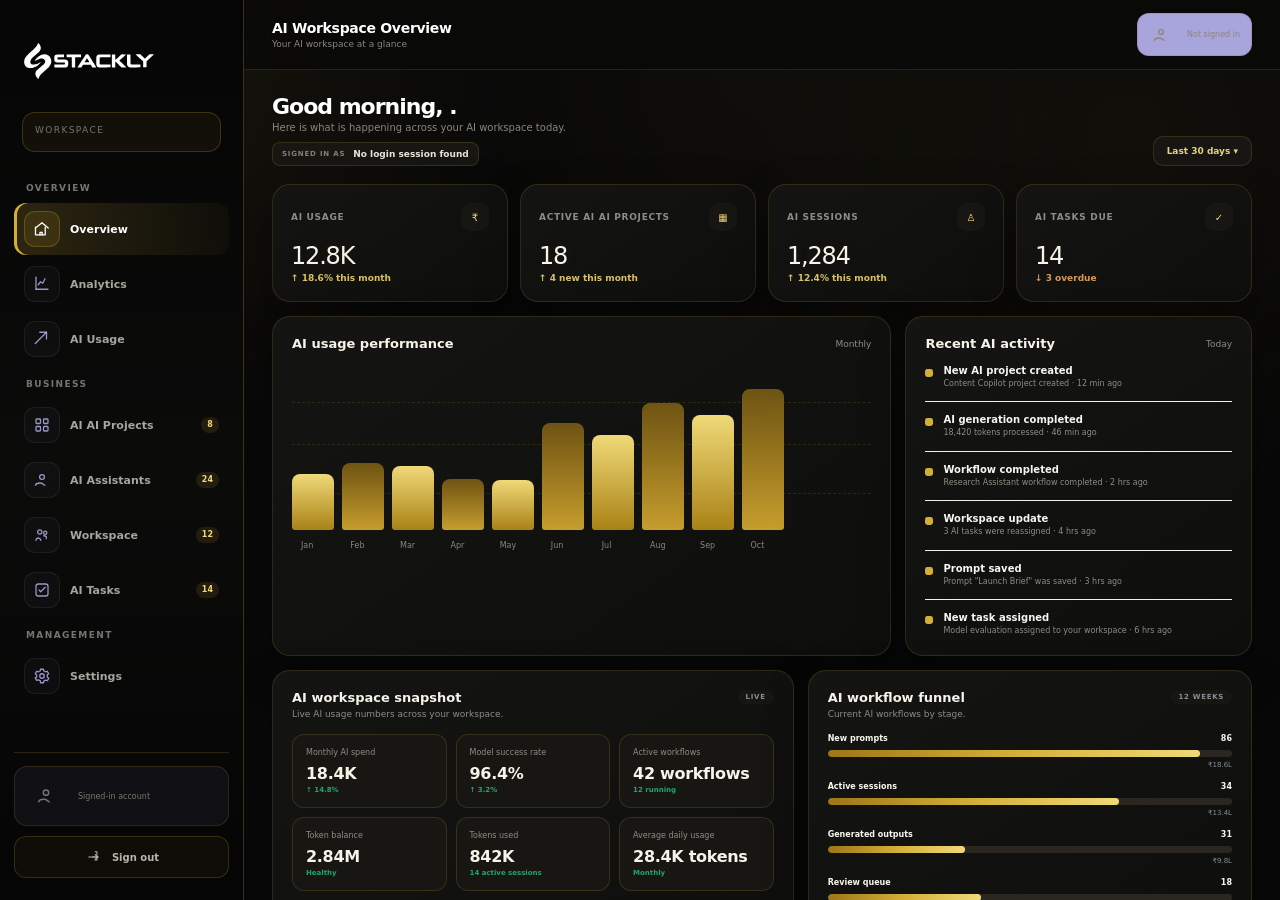
<file: dashboard.html>
<!DOCTYPE html>
<html lang="en">
<head>
<meta charset="UTF-8">
<meta name="viewport" content="width=device-width,initial-scale=1.0">
<title>Stackly  Dashboard</title>
<meta name="description" content="Stackly AI user workspace dashboard for prompts, AI usage, projects and workflows.">

<style>
:root{
  --db-bg:#f4f3f8;
  --db-panel:#fff;
  --db-text:#14181d;
  --db-muted:#7b7e88;
  --db-line:#e7e8ed;
  --db-pink:#ff2f92;
  --db-pink-dark:#d81d77;
  --db-green:#20a66a;
  --db-orange:#e99a18;
  --db-red:#e43867;
  --db-blue:#3671e9;
  --db-sidebar:244px;
  --db-radius:18px;
  --db-shadow:0 12px 33px rgba(20,22,28,.06);
}
*{box-sizing:border-box;margin:0;padding:0}
html,body{height:100%}
body{
  font-family:Inter,ui-sans-serif,system-ui,-apple-system,BlinkMacSystemFont,"Segoe UI",sans-serif;
  background:var(--db-bg);
  color:var(--db-text);
  overflow:hidden;
}
button,input,select{font:inherit}
button{cursor:pointer}
a{text-decoration:none;color:inherit}

.stackly-ai-user-dashboard{
  height:100vh;
  display:flex;
  overflow:hidden;
}

/* SIDEBAR */
.dashboard-sidebar{
  width:var(--db-sidebar);
  flex:0 0 var(--db-sidebar);
  height:100vh;
  padding:22px 14px;
  background:#101114;
  color:#fff;
  display:flex;
  flex-direction:column;
  border-right:1px solid #24182a;
  z-index:30;
}
.dashboard-brand{
  display:flex;
  align-items:center;
  gap:10px;
  padding:3px 10px 24px;
}
.dashboard-brand-mark{
  width:36px;height:36px;
  display:grid;place-items:center;
  border-radius:11px;
  color:#111;
  background:#fff;
  font-weight:930;
}
.dashboard-brand strong{font-size:20px;letter-spacing:-.8px}
.dashboard-role{
  margin:0 8px 18px;
  padding:11px 12px;
  border:1px solid rgba(183,183,183,.09);
  border-radius:13px;
  background:rgba(183,183,183,.043);
}
.dashboard-role small{
  display:block;
  color:#777982;
  font-size:9px;
  text-transform:uppercase;
  letter-spacing:1.4px;
}
.dashboard-role b{
  display:block;
  margin-top:4px;
  font-size:11px;
}
.dashboard-nav{
  flex:1;
  min-height:0;
  overflow-y:auto;
  overflow-x:hidden;
  padding:2px 0 12px;
}
.dashboard-nav::-webkit-scrollbar{width:4px}
.dashboard-nav::-webkit-scrollbar-thumb{background:#33633b;border-radius:99px}
.nav-heading{
  padding:11px 12px 7px;
  color:#62646d;
  font-size:9px;
  font-weight:830;
  letter-spacing:1.4px;
  text-transform:uppercase;
}
.dashboard-nav button{
  width:100%;
  display:flex;
  align-items:center;
  gap:11px;
  padding:11px 12px;
  margin:2px 0;
  border:0;
  border-radius:11px;
  background:transparent;
  color:#9698a0;
  text-align:left;
  font-size:11px;
  font-weight:700;
  transition:.2s ease;
}
.dashboard-nav button:hover{background:rgba(183,183,183,.06);color:#fff}
.dashboard-nav button.active{
  color:#fff;
  background:linear-gradient(90deg,rgba(183,47,146,.18),rgba(183,47,146,.06));
  box-shadow:inset 3px 0 0 var(--db-pink);
}
.nav-icon{
  width:24px;height:24px;
  display:grid;place-items:center;
  border-radius:8px;
  background:rgba(183,183,183,.043);
  font-size:11px;
  flex:0 0 24px;
}
.nav-count{
  margin-left:auto;
  min-width:20px;
  padding:3px 3px;
  border-radius:99px;
  text-align:center;
  color:#ff72b8;
  background:rgba(183,47,146,.10);
  font-size:8px;
}
.sidebar-bottom{
  border-top:1px solid rgba(183,183,183,.08);
  padding-top:13px;
}
.profile-mini{
  display:flex;
  align-items:center;
  gap:9px;
  padding:9px;
  border-radius:12px;
  background:rgba(183,183,183,.04);
}
.profile-avatar{
  width:31px;height:31px;
  display:grid;place-items:center;
  border-radius:10px;
  color:#fff;
  background:linear-gradient(133deg,#ff2f92,#733eff);
  font-size:10px;
  font-weight:830;
}
.profile-mini div{min-width:0}
.profile-mini b{display:block;font-size:10px;white-space:nowrap;overflow:hidden;text-overflow:ellipsis}
.profile-mini span{display:block;margin-top:2px;color:#6e7078;font-size:8px}
.sidebar-signout{
  width:100%;
  margin-top:9px;
  min-height:38px;
  display:flex;
  align-items:center;
  justify-content:center;
  gap:8px;
  border:1px solid rgba(183,183,183,.08);
  border-radius:11px;
  background:rgba(183,183,183,.033);
  color:#9a9ca4;
  font-size:10px;
  font-weight:730;
  transition:.2s ease;
}
.sidebar-signout:hover{
  color:#fff;
  border-color:rgba(183,47,146,.33);
  background:rgba(183,47,146,.10);
}
.sidebar-signout span{font-size:14px}
.dashboard-overlay{
  display:none;
  position:fixed;
  inset:0;
  z-index:18;
  background:rgba(3,6,8,.32);
  backdrop-filter:blur(2px);
}


/* MAIN APP */
.dashboard-main{
  min-width:0;
  flex:1;
  height:100vh;
  display:flex;
  flex-direction:column;
  overflow:hidden;
}
.dashboard-header{
  height:70px;
  flex:0 0 70px;
  display:flex;
  align-items:center;
  justify-content:space-between;
  gap:20px;
  padding:0 28px;
  background:rgba(183,183,183,.9);
  border-bottom:1px solid var(--db-line);
  backdrop-filter:blur(16px);
  z-index:20;
}
.mobile-menu{
  display:none;
  width:36px;height:36px;
  border:1px solid var(--db-line);
  border-radius:10px;
  background:#fff;
}
.header-left{display:flex;align-items:center;gap:14px;min-width:0}
.header-title h1{font-size:14px;letter-spacing:-.3px}
.header-title p{margin-top:3px;color:var(--db-muted);font-size:9px}
.header-right{display:flex;align-items:center;gap:9px}
.header-icon{
  width:33px;height:33px;
  display:grid;place-items:center;
  border:1px solid var(--db-line);
  border-radius:10px;
  background:#fff;
  color:#666972;
  position:relative;
}
.notification-dot{
  position:absolute;
  width:6px;height:6px;
  top:7px;right:7px;
  border-radius:30%;
  background:var(--db-pink);
  box-shadow:0 0 0 2px #fff;
}
.header-user{
  display:flex;align-items:center;gap:8px;
  padding:3px 8px 3px 3px;
  border:1px solid var(--db-line);
  border-radius:11px;
  background:#fff;
}
.header-avatar{
  width:27px;height:27px;
  display:grid;place-items:center;
  border-radius:8px;
  background:#111;
  color:#fff;
  font-size:9px;
  font-weight:800;
}
.header-user b{font-size:9px}
.header-user span{display:block;color:#888b94;font-size:8px;margin-top:1px}

/* SCROLLABLE CONTENT */
.dashboard-scroll{
  flex:1;
  min-height:0;
  overflow-y:auto;
  overflow-x:hidden;
  padding:24px 28px 43px;
  scroll-behavior:smooth;
}
.dashboard-scroll::-webkit-scrollbar{width:8px}
.dashboard-scroll::-webkit-scrollbar-thumb{background:#cfd1d7;border-radius:99px}
.dashboard-section{
  display:none;
  animation:sectionIn .28s ease both;
}
.dashboard-section.active{display:block}
@keyframes sectionIn{
  from{opacity:0;transform:translateY(8px)}
  to{opacity:1;transform:none}
}
.section-heading{
  display:flex;
  justify-content:space-between;
  align-items:flex-end;
  gap:20px;
  margin-bottom:18px;
}
.section-heading h2{font-size:22px;letter-spacing:-1px}
.section-heading p{margin-top:3px;color:var(--db-muted);font-size:10px}
.heading-action{
  padding:9px 13px;
  border:1px solid var(--db-line);
  border-radius:10px;
  background:#fff;
  color:#333861;
  font-size:9px;
  font-weight:800;
}
.logged-in-id{
  display:inline-flex;
  align-items:center;
  gap:8px;
  margin-top:9px;
  padding:6px 9px;
  border:1px solid #ececf1;
  border-radius:8px;
  background:#fafafd;
  max-width:100%;
}
.logged-in-id span{
  color:#a0a2a9;
  font-size:7px;
  font-weight:830;
  letter-spacing:.8px;
}
.logged-in-id strong{
  color:#33333b;
  font-size:9px;
  font-weight:730;
  overflow:hidden;
  text-overflow:ellipsis;
  white-space:nowrap;
}


/* CARDS */
.card{
  background:var(--db-panel);
  border:1px solid var(--db-line);
  border-radius:var(--db-radius);
  box-shadow:var(--db-shadow);
}
.stats-grid{
  display:grid;
  grid-template-columns:repeat(4,1fr);
  gap:12px;
}
.stat-card{padding:18px}
.stat-top{display:flex;align-items:center;justify-content:space-between}
.stat-label{color:var(--db-muted);font-size:9px;font-weight:730;text-transform:uppercase;letter-spacing:.7px}
.stat-icon{
  width:28px;height:28px;
  display:grid;place-items:center;
  border-radius:9px;
  background:#f7f7f9;
  font-size:10px;
}
.stat-value{margin-top:11px;font-size:24px;letter-spacing:-1.2px}
.stat-change{margin-top:3px;font-size:9px;font-weight:730}
.up{color:var(--db-green)}
.down{color:var(--db-red)}

.dashboard-subgrid{
  display:grid;
  grid-template-columns:repeat(3,minmax(0,1fr));
  gap:10px;
  margin-bottom:14px;
}
.mini-panel{
  min-height:132px;
  padding:13px;
  display:flex;
  flex-direction:column;
  overflow:hidden;
}
.mini-panel h3{
  color:#7e8189;
  font-size:8px;
  text-transform:uppercase;
  letter-spacing:.73px;
}
.mini-panel strong{
  margin-top:10px;
  font-size:19px;
  letter-spacing:-.7px;
}
.mini-panel span{
  margin-top:3px;
  color:#92949c;
  font-size:8px;
  line-height:1.43;
}
.mini-panel b{
  margin-top:auto;
  padding-top:9px;
  color:#666971;
  font-size:8px;
}

.extra-dashboard-stack{
  display:grid;
  gap:14px;
  margin-top:14px;
}
.wide-data-card,.data-table-card,.timeline-card,.notice-list{
  padding:19px;
}
.wide-card-head{
  display:flex;
  align-items:flex-start;
  justify-content:space-between;
  gap:14px;
  margin-bottom:16px;
}
.wide-card-head h3{font-size:13px}
.wide-card-head p{margin-top:4px;color:var(--db-muted);font-size:9px;line-height:1.3}
.data-period{
  padding:3px 8px;
  border-radius:99px;
  background:#f6f6f8;
  color:#8b8d93;
  font-size:7px;
  font-weight:830;
  letter-spacing:.7px;
}
.metric-row{
  display:grid;
  grid-template-columns:130px 90px minmax(100px,1fr) 43px;
  align-items:center;
  gap:12px;
  min-height:48px;
  border-top:1px solid #f0f0f3;
}
.metric-row:first-of-type{border-top:0}
.metric-row span{font-size:9px;font-weight:700}
.metric-row b{font-size:9px}
.metric-row small{color:#83878f;font-size:8px;text-align:right}
.metric-bar{
  height:7px;
  border-radius:99px;
  background:#eeeef2;
  overflow:hidden;
}
.metric-bar em{
  display:block;
  height:100%;
  border-radius:99px;
  background:linear-gradient(90deg,#ff2f92,#ff83bd);
}
.timeline-item{
  display:grid;
  grid-template-columns:33px 1fr auto;
  gap:12px;
  align-items:center;
  min-height:48px;
  border-top:1px solid #f0f0f3;
}
.timeline-item:first-of-type{border-top:0}
.timeline-item b{font-size:9px;color:#ff2f92}
.timeline-item span{font-size:9px;font-weight:730}
.timeline-item small{color:#898b93;font-size:8px;text-align:right}
.notice{
  display:grid;
  grid-template-columns:180px 1fr auto;
  gap:12px;
  align-items:center;
  min-height:30px;
  padding:10px 0;
  border-top:1px solid #f0f0f3;
}
.notice:first-of-type{border-top:0}
.notice strong{font-size:9px}
.notice span{color:#83878f;font-size:8px;line-height:1.3}
.notice b{font-size:8px;color:#666971;white-space:nowrap}
.analytics-row{
  display:grid;
  grid-template-columns:143px 110px 130px minmax(120px,1fr);
  align-items:center;
  gap:12px;
  min-height:30px;
  border-top:1px solid #f0f0f3;
}
.analytics-row:first-of-type{border-top:0}
.analytics-row strong{font-size:9px}
.analytics-row span,.analytics-row b{font-size:8px;color:#777a82}
.analytics-row i{
  height:7px;
  border-radius:99px;
  overflow:hidden;
  background:#eeeef2;
}
.analytics-row i em{
  display:block;
  height:100%;
  border-radius:99px;
  background:linear-gradient(90deg,#111216,#ff2f92);
}
.mini-data-table{width:100%;overflow-x:auto}
.mini-row{
  display:grid;
  grid-template-columns:1.3fr 1fr 1fr 1fr;
  min-width:360px;
  min-height:36px;
  align-items:center;
  border-top:1px solid #f0f0f3;
}
.mini-row span{font-size:8px}
.mini-row.header span{
  color:#8b8d93;
  font-size:7px;
  font-weight:830;
  text-transform:uppercase;
  letter-spacing:.7px;
}
.behaviour-grid,.portfolio-grid{
  display:grid;
  grid-template-columns:repeat(3,1fr);
  gap:10px;
}
.behaviour-grid div,.portfolio-grid div{
  padding:13px 12px;
  border:1px solid #ececf0;
  border-radius:12px;
  background:#fafafd;
}
.behaviour-grid b,.portfolio-grid b{
  display:block;
  font-size:14px;
  letter-spacing:-.3px;
}
.behaviour-grid span,.portfolio-grid span{
  display:block;
  margin-top:4px;
  color:#888b93;
  font-size:8px;
}
.age-grid{
  display:grid;
  grid-template-columns:repeat(4,1fr);
  gap:12px;
}
.age-grid div{
  padding:13px;
  border:1px solid #ececf0;
  border-radius:12px;
  background:#fafafd;
}
.age-grid span,.age-grid b{display:block;font-size:9px}
.age-grid b{margin-top:8px;font-size:13px}
.age-grid i{
  display:block;
  height:6px;
  margin-top:10px;
  border-radius:99px;
  background:#eeeef2;
  overflow:hidden;
}
.age-grid i em{
  display:block;
  height:100%;
  background:#ff2f92;
  border-radius:99px;
}
.expense-row{
  display:grid;
  grid-template-columns:1fr 100px 30px;
  min-height:36px;
  align-items:center;
  border-top:1px solid #f0f0f3;
}
.expense-row span{font-size:9px}
.expense-row b{font-size:9px}
.expense-row small{font-size:8px;color:#888b93;text-align:right}

.dashboard-grid{
  display:grid;
  grid-template-columns:1.43fr .8fr;
  gap:14px;
  margin-top:14px;
}
.panel{padding:19px}
.panel-title{
  display:flex;
  justify-content:space-between;
  align-items:center;
  gap:12px;
  margin-bottom:14px;
}
.panel-title h3{font-size:13px}
.panel-title span{color:var(--db-muted);font-size:9px}

.chart{
  height:183px;
  position:relative;
  display:flex;
  align-items:flex-end;
  gap:8px;
  padding:10px 0 18px;
}
.chart-line{
  position:absolute;
  left:0;right:0;
  border-top:1px dashed #ececf0;
}
.chart-line.l1{top:20%}
.chart-line.l2{top:43%}
.chart-line.l3{top:70%}
.bar{
  flex:1;
  min-width:10px;
  max-width:42px;
  height:var(--h);
  border-radius:8px 8px 3px 3px;
  background:linear-gradient(180deg,#ff4da1,#ffb4d7);
  position:relative;
  z-index:1;
}
.bar:nth-child(odd){background:linear-gradient(180deg,#202412,#777981)}
.bar span{
  position:absolute;
  bottom:-20px;
  left:30%;
  transform:translateX(-30%);
  color:#9699a1;
  font-size:8px;
}
.activity-list{display:grid;gap:12px}
.activity{
  display:flex;gap:10px;align-items:flex-start;
  padding-bottom:12px;
  border-bottom:1px solid #f0f0f3;
}
.activity:last-child{border-bottom:0;padding-bottom:0}
.activity-dot{
  width:8px;height:8px;
  flex:0 0 8px;
  margin-top:4px;
  border-radius:30%;
  background:var(--db-pink);
}
.activity b{display:block;font-size:10px}
.activity span{display:block;margin-top:3px;color:var(--db-muted);font-size:8px;line-height:1.3}

/* TABLES */
.table-card{overflow:hidden}
.table-wrap{
  width:100%;
  overflow:auto;
}
.data-table{
  width:100%;
  min-width:630px;
  border-collapse:collapse;
}
.data-table th{
  padding:12px 16px;
  background:#fafafd;
  color:#83878f;
  text-align:left;
  font-size:8px;
  text-transform:uppercase;
  letter-spacing:.8px;
}
.data-table td{
  padding:14px 16px;
  border-top:1px solid #f0f0f3;
  font-size:9px;
}
.data-table td strong{font-size:9px}
.status{
  display:inline-flex;
  padding:3px 8px;
  border-radius:99px;
  font-size:8px;
  font-weight:800;
}
.status.active{color:#188634;background:#eaf8f1}
.status.pending{color:#ae7118;background:#fff3df}
.status.closed{color:#8b4a34;background:#fcecef}
.avatar{
  width:28px;height:28px;
  display:inline-grid;place-items:center;
  margin-right:7px;
  vertical-align:middle;
  border-radius:9px;
  background:#ececf1;
  font-size:8px;
  font-weight:800;
}

/* PROJECT CARDS */
.project-grid{
  display:grid;
  grid-template-columns:repeat(3,1fr);
  gap:12px;
}
.project-card{padding:18px}
.project-top{display:flex;justify-content:space-between;gap:10px}
.project-card h3{font-size:12px}
.project-card p{margin-top:6px;color:var(--db-muted);font-size:9px;line-height:1.3}
.project-progress{margin-top:14px}
.progress-meta{display:flex;justify-content:space-between;color:#878a92;font-size:8px}
.progress-track{height:6px;margin-top:6px;border-radius:99px;background:#eeeef2;overflow:hidden}
.progress-track i{display:block;height:100%;width:var(--progress);border-radius:99px;background:var(--db-pink)}
.project-footer{display:flex;justify-content:space-between;align-items:center;margin-top:13px}
.project-people{display:flex}
.project-people span{
  width:22px;height:22px;
  margin-right:-3px;
  display:grid;place-items:center;
  border:2px solid #fff;
  border-radius:30%;
  background:#dddde3;
  font-size:7px;
}

/* REVENUE / KPI */
.kpi-grid{display:grid;grid-template-columns:repeat(3,1fr);gap:12px}
.kpi-card{padding:18px}
.kpi-card h3{font-size:10px;color:var(--db-muted)}
.kpi-card strong{display:block;margin-top:9px;font-size:18px;letter-spacing:-1px}
.kpi-card small{display:block;margin-top:4px;color:#888b93;font-size:8px}
.goal{
  margin-top:14px;
  padding:18px;
  border-radius:16px;
  background:#111216;
  color:#fff;
}
.goal-head{display:flex;justify-content:space-between;font-size:9px}
.goal p{margin-top:3px;color:#8e9098;font-size:8px}
.goal-track{height:7px;margin-top:13px;background:#2c2d32;border-radius:99px;overflow:hidden}
.goal-track i{display:block;width:74%;height:100%;background:linear-gradient(90deg,#ff2f92,#ff7fbd);border-radius:99px}

/* SETTINGS */
.settings-grid{display:grid;grid-template-columns:1fr 1fr;gap:14px}
.settings-card{padding:20px}
.settings-card h3{font-size:12px}
.settings-card p{margin-top:3px;color:var(--db-muted);font-size:9px;line-height:1.3}
.settings-field{margin-top:13px}
.settings-field label{display:block;margin-bottom:6px;font-size:9px;font-weight:800}
.settings-field input,.settings-field select{
  width:100%;height:42px;
  border:1px solid var(--db-line);
  border-radius:10px;
  background:#fafafd;
  padding:0 11px;
  outline:none;
  font-size:10px;
}
.save-btn{
  margin-top:13px;
  padding:10px 14px;
  border:0;
  border-radius:10px;
  background:#111216;
  color:#fff;
  font-size:9px;
  font-weight:800;
}

/* MOBILE */
@media(max-width:1030px){
  :root{--db-sidebar:244px}
  .stats-grid{grid-template-columns:repeat(2,1fr)}
  .dashboard-grid{grid-template-columns:1fr}
  .project-grid{grid-template-columns:repeat(2,1fr)}
}
@media(max-width:760px){
  body{overflow:hidden}
  .dashboard-sidebar{
    position:fixed;
    left:0;top:0;bottom:0;
    width:min(290px,86vw);
    transform:translateX(-110%);
    transition:transform .28s cubic-bezier(.22,.61,.36,1);
    box-shadow:22px 0 60px rgba(0,0,0,.28);
    z-index:40;
  }
  .dashboard-sidebar.open{transform:translateX(0)}
  .dashboard-sidebar.open + .dashboard-overlay{display:block}
  .dashboard-overlay{
    z-index:33;
  }
  .dashboard-main{width:100%;min-width:0}
  .dashboard-header{
    height:62px;
    flex-basis:62px;
    padding:0 12px;
    position:relative;
    z-index:30;
  }
  .mobile-menu{
    display:grid;
    place-items:center;
    flex:0 0 36px;
    font-size:16px;
    color:#22242a;
  }
  .mobile-menu.is-open{background:#111216;color:#fff}
  .header-left{gap:9px}
  .header-title{min-width:0}
  .header-title h1{
    font-size:14px;
    white-space:nowrap;
    overflow:hidden;
    text-overflow:ellipsis;
  }
  .header-title p{display:none}
  .header-user{
    padding:4px;
    border:0;
    background:transparent;
  }
  .header-user div{display:none}
  .header-icon{display:none}
  .dashboard-scroll{padding:18px 13px 33px}
  .dashboard-subgrid{grid-template-columns:repeat(2,minmax(0,1fr));gap:9px}
  .mini-panel{min-height:118px}
  .stats-grid{grid-template-columns:1fr 1fr;gap:9px}
  .stat-card{padding:14px}
  .stat-value{font-size:20px}
  .project-grid{grid-template-columns:1fr}
  .kpi-grid{grid-template-columns:1fr}
  .settings-grid{grid-template-columns:1fr}
  .section-heading{gap:12px}
  .logged-in-id{max-width:calc(100vw - 30px)}
}
@media(max-width:360px){
  .dashboard-subgrid{grid-template-columns:1fr}
  .stats-grid{grid-template-columns:1fr}
  .section-heading{align-items:flex-start;flex-direction:column}
  .header-icon{display:none}
  .heading-action{width:100%;text-align:center}
  .section-heading h2{font-size:20px}
  .dashboard-scroll{padding-left:11px;padding-right:11px}
  .data-table{min-width:680px}
}

@media(max-width:760px){
  .metric-row{grid-template-columns:1fr 63px;gap:8px;padding:8px 0}
  .metric-row .metric-bar{grid-column:1 / -1}
  .metric-row small{display:none}
  .analytics-row{grid-template-columns:1fr 80px;gap:7px;padding:8px 0}
  .analytics-row i{grid-column:1 / -1}
  .analytics-row b{display:none}
  .notice{grid-template-columns:1fr auto;gap:7px}
  .notice span{grid-column:1 / -1}
  .notice b{grid-column:2;grid-row:1}
  .timeline-item{grid-template-columns:48px 1fr}
  .timeline-item small{grid-column:2;text-align:left}
  .behaviour-grid,.portfolio-grid{grid-template-columns:repeat(2,1fr)}
  .age-grid{grid-template-columns:1fr 1fr}
  .wide-data-card,.data-table-card,.timeline-card,.notice-list{padding:13px}
}
@media(max-width:360px){
  .behaviour-grid,.portfolio-grid,.age-grid{grid-template-columns:1fr}
}


/* ===== EXTENDED OVERVIEW DATA ===== */
.overview-data-grid{display:grid;grid-template-columns:1.08fr .92fr;gap:14px;margin-top:14px}
.overview-three-grid{display:grid;grid-template-columns:repeat(3,1fr);gap:14px;margin-top:14px}
.overview-data-card{padding:19px;min-width:0}
.overview-wide-card{margin-top:14px}
.overview-card-head{display:flex;justify-content:space-between;align-items:flex-start;gap:12px;margin-bottom:13px}
.overview-card-head h3{font-size:13px}
.overview-card-head p{margin-top:4px;color:var(--db-muted);font-size:9px;line-height:1.3}
.overview-card-head>span{padding:3px 8px;border-radius:99px;background:#f6f6f8;color:#8b8d93;font-size:7px;font-weight:830;letter-spacing:.7px;white-space:nowrap}
.overview-kpi-grid{display:grid;grid-template-columns:repeat(3,1fr);gap:9px}
.overview-kpi-grid>div{padding:13px;border:1px solid #ececf0;border-radius:12px;background:#fafafd}
.overview-kpi-grid small{display:block;color:#898b93;font-size:8px}
.overview-kpi-grid strong{display:block;margin-top:7px;font-size:16px;letter-spacing:-.3px}
.overview-kpi-grid em{display:block;margin-top:3px;color:var(--db-green);font-size:7px;font-style:normal;font-weight:800}
.funnel-list>div,.capacity-list>div,.target-list>div{margin-top:13px}
.funnel-list label,.capacity-list label,.target-list label{display:flex;justify-content:space-between;gap:10px;font-size:8px;font-weight:730}
.funnel-list label b,.capacity-list label b,.target-list label b{font-size:8px}
.funnel-list i,.capacity-list i,.target-list i,.resource-list i{display:block;height:7px;margin-top:7px;border-radius:99px;background:#eeeef2;overflow:hidden}
.funnel-list em,.capacity-list em,.target-list em,.resource-list em{display:block;height:100%;border-radius:99px;background:linear-gradient(90deg,#ff2f92,#ff83bd)}
.funnel-list small,.target-list small{display:block;margin-top:4px;color:#888b93;font-size:7px;text-align:right}
.finance-list>div{display:grid;grid-template-columns:1fr auto auto;align-items:center;gap:12px;min-height:39px;border-top:1px solid #f0f0f3}
.finance-list>div:first-child{border-top:0}
.finance-list span{font-size:8px;color:#777a82}
.finance-list strong{font-size:9px}
.finance-list b{font-size:7px;color:#777a82}
.finance-list .positive{color:var(--db-green)}
.finance-list .warning{color:var(--db-orange)}
.delivery-list>div{display:grid;grid-template-columns:1.13fr .8fr 33px;gap:10px;align-items:center;padding:9px 0;border-top:1px solid #f0f0f3}
.delivery-list>div:first-child{border-top:0}
.delivery-list span b{display:block;font-size:8px}
.delivery-list span small{display:block;margin-top:3px;color:#898b93;font-size:7px}
.delivery-list i{height:6px;border-radius:99px;background:#eeeef2;overflow:hidden}
.delivery-list i em{display:block;height:100%;border-radius:99px;background:linear-gradient(90deg,#111216,#ff2f92)}
.delivery-list strong{font-size:7px;color:#777a82;text-align:right}
.overview-schedule>div{display:grid;grid-template-columns:38px 1fr 38px;gap:14px;align-items:center;min-height:32px;border-top:1px solid #f0f0f3}
.overview-schedule>div:first-child{border-top:0}
.overview-schedule time{font-size:8px;font-weight:830;color:#ff2f92}
.overview-schedule b{display:block;font-size:9px}
.overview-schedule span{display:block;margin-top:3px;color:#888b93;font-size:8px}
.overview-schedule em{justify-self:end;padding:3px 7px;border-radius:99px;background:#f6f6f8;color:#777a82;font-size:7px;font-style:normal;font-weight:800}
.client-rank-list>div{display:grid;grid-template-columns:18px 1fr auto;gap:9px;align-items:center;padding:10px 0;border-top:1px solid #f0f0f3}
.client-rank-list>div:first-child{border-top:0}
.client-rank-list>b{font-size:7px;color:#a0a2a9}
.client-rank-list span{font-size:8px;font-weight:730}
.client-rank-list span small{display:block;margin-top:3px;color:#898b93;font-size:7px;font-weight:300}
.client-rank-list strong{font-size:8px}
.capacity-list label{font-size:8px}
.priority-list>div{display:grid;grid-template-columns:9px 1fr auto;gap:9px;align-items:center;padding:9px 0;border-top:1px solid #f0f0f3}
.priority-list>div:first-child{border-top:0}
.priority-list span{font-size:8px;font-weight:730}
.priority-list span small{display:block;margin-top:3px;color:#898b93;font-size:7px;font-weight:300}
.priority-list b{font-size:7px;color:#777a82}
.priority-dot{width:7px;height:7px;border-radius:30%;display:block}
.priority-dot.high{background:#e43867}.priority-dot.medium{background:#e99a18}.priority-dot.low{background:#3671e9}
.overview-activity-table{width:100%;overflow:auto}
.overview-table-row{display:grid;grid-template-columns:2fr .8fr .8fr .8fr .3fr;gap:12px;align-items:center;min-width:630px;min-height:49px;border-top:1px solid #f0f0f3}
.overview-table-row.head{min-height:30px;border-top:0}
.overview-table-row.head span{color:#8b8d93;font-size:7px;font-weight:830;text-transform:uppercase;letter-spacing:.6px}
.overview-table-row>span,.overview-table-row>strong,.overview-table-row>time{font-size:8px}
.overview-table-row>span b{display:block;font-size:8px}
.overview-table-row>span small{display:block;margin-top:3px;color:#898b93;font-size:7px}
.overview-table-row strong{color:var(--db-green);font-size:7px}
.overview-table-row strong.risk{color:var(--db-red)}
.overview-table-row time{color:#898b93}
.health-list>div{display:grid;grid-template-columns:1fr auto auto;gap:10px;align-items:center;min-height:39px;border-top:1px solid #f0f0f3}
.health-list>div:first-child{border-top:0}
.health-list span{font-size:8px;color:#777a82}.health-list strong{font-size:9px}.health-list em{font-size:7px;color:#888b93;font-style:normal}
.resource-list>div{display:grid;grid-template-columns:1fr 34px;gap:8px;align-items:center;margin-top:13px}
.resource-list span{font-size:8px}.resource-list strong{font-size:8px;text-align:right}
.resource-list i{grid-column:1/-1;margin-top:0}
.target-list small{font-size:7px}
@media(max-width:1030px){
 .overview-three-grid{grid-template-columns:1fr 1fr}
 .overview-three-grid>.overview-data-card:last-child{grid-column:1/-1}
}
@media(max-width:760px){
 .overview-data-grid{grid-template-columns:1fr}
 .overview-three-grid{grid-template-columns:1fr}
 .overview-three-grid>.overview-data-card:last-child{grid-column:auto}
 .overview-kpi-grid{grid-template-columns:repeat(2,1fr)}
 .overview-schedule>div{grid-template-columns:48px 1fr 33px;gap:9px}
}
@media(max-width:360px){
 .overview-kpi-grid{grid-template-columns:1fr}
 .overview-data-card{padding:13px}
 .overview-schedule>div{grid-template-columns:1fr auto;gap:6px;padding:9px 0}
 .overview-schedule time{grid-column:1/-1}
 .overview-schedule em{grid-column:2;grid-row:2}
 .delivery-list>div{grid-template-columns:1fr 32px}
 .delivery-list i{grid-column:1}
 .delivery-list strong{grid-column:2;grid-row:1/3}
}
</style>

<style id="stackly-black-gold-palette">
:root{
  --theme-black:#080808;
  --theme-black-2:#111111;
  --theme-black-3:#171717;
  --theme-gold:#D4AF37;
  --theme-gold-light:#F1D77A;
  --theme-gold-dark:#A98216;
  --theme-white:#F8F6EF;
  --theme-muted:#9C9A91;
  --theme-line:rgba(212,175,55,.18);
  --theme-panel:#11110F;
  --theme-panel-2:#151513;
  --theme-shadow:0 18px 45px rgba(0,0,0,.32);
}

/* PAGE */
html,body{
  background:
    radial-gradient(circle at 12% 8%,rgba(212,175,55,.07),transparent 26%),
    radial-gradient(circle at 88% 15%,rgba(212,175,55,.045),transparent 28%),
    var(--theme-black) !important;
  color:var(--theme-white) !important;
}

/* SIDEBAR */
.dashboard-sidebar{
  background:linear-gradient(180deg,#050505 0%,#0B0B0A 52%,#050505 100%) !important;
  color:var(--theme-white) !important;
  border-right:1px solid rgba(212,175,55,.25) !important;
}
.dashboard-brand strong{
  color:var(--theme-white) !important;
}
.dashboard-role{
  background:rgba(212,175,55,.055) !important;
  border-color:rgba(212,175,55,.22) !important;
}
.dashboard-role small,
.nav-heading{
  color:#77756D !important;
}
.dashboard-nav button,
.sidebar-nav button,
.sidebar-link{
  color:#A8A59C !important;
}
.dashboard-nav button:hover,
.sidebar-nav button:hover,
.sidebar-link:hover{
  background:rgba(212,175,55,.07) !important;
  color:#fff !important;
}
.dashboard-nav button.active,
.sidebar-nav button.active,
.sidebar-link.active{
  color:#fff !important;
  background:linear-gradient(90deg,rgba(212,175,55,.18),rgba(212,175,55,.035)) !important;
  box-shadow:inset 3px 0 0 var(--theme-gold) !important;
}
.nav-icon{
  background:rgba(255,255,255,.045) !important;
  color:var(--theme-gold-light) !important;
}
.nav-count{
  color:var(--theme-gold-light) !important;
  background:rgba(212,175,55,.12) !important;
}
.sidebar-bottom{
  border-top-color:rgba(212,175,55,.16) !important;
}
.profile-mini{
  background:rgba(212,175,55,.055) !important;
}
.profile-mini b{
  color:#fff !important;
}
.profile-mini span{
  color:#77756D !important;
}
.profile-avatar,
.header-avatar{
  background:linear-gradient(135deg,var(--theme-gold-dark),var(--theme-gold)) !important;
  color:#050505 !important;
}
.sidebar-signout{
  background:rgba(212,175,55,.045) !important;
  color:#B9B5AA !important;
  border-color:rgba(212,175,55,.2) !important;
}
.sidebar-signout:hover{
  background:rgba(212,175,55,.12) !important;
  border-color:var(--theme-gold) !important;
  color:#fff !important;
}

/* HEADER */
.dashboard-header{
  background:rgba(10,10,9,.94) !important;
  border-bottom:1px solid rgba(212,175,55,.17) !important;
}
.header-title h1{
  color:#fff !important;
}
.header-title p{
  color:#89867D !important;
}
.header-user,
.header-icon,
.mobile-menu{
  background:#121210 !important;
  border-color:rgba(212,175,55,.2) !important;
  color:#fff !important;
}
.header-user b{
  color:#fff !important;
}
.header-user span{
  color:#89867D !important;
}
.notification-dot{
  background:var(--theme-gold) !important;
  box-shadow:0 0 0 2px #121210 !important;
}
.mobile-menu.is-open{
  background:var(--theme-gold) !important;
  color:#050505 !important;
}

/* CONTENT */
.dashboard-scroll{
  background:
    radial-gradient(circle at 50% 0%,rgba(212,175,55,.035),transparent 34%),
    transparent !important;
}
.dashboard-scroll::-webkit-scrollbar-thumb{
  background:#4C452F !important;
}
.section-heading h2,
.section-heading p,
.logged-in-id strong{
  color:#fff !important;
}
.section-heading p{
  color:#89867D !important;
}
.logged-in-id{
  background:#11110F !important;
  border-color:rgba(212,175,55,.18) !important;
}
.logged-in-id span{
  color:#827F75 !important;
}
.logged-in-id strong{
  color:#E8E4D9 !important;
}

/* CARDS */
.card,
.dashboard-card,
.data-card,
.wide-data-card,
.data-table-card,
.timeline-card,
.mini-panel,
.stat-card,
.metric-card,
.chart-card,
.table-card,
.settings-card,
.overview-card,
.panel,
.project-card,
.kpi-card{
  background:linear-gradient(145deg,#141412,#0E0E0D) !important;
  border-color:rgba(212,175,55,.16) !important;
  box-shadow:var(--theme-shadow) !important;
  color:#F8F6EF !important;
}
.card:hover,
.dashboard-card:hover,
.data-card:hover,
.wide-data-card:hover,
.mini-panel:hover,
.stat-card:hover,
.metric-card:hover,
.project-card:hover,
.kpi-card:hover{
  border-color:rgba(212,175,55,.38) !important;
}

/* TEXT */
.stat-label,
.mini-panel h3,
.kpi-card h3,
.wide-card-head p,
.panel-title span,
.metric-row small,
.analytics-row span,
.analytics-row b,
.mini-panel span,
.kpi-card small,
.project-card p,
.progress-meta,
.activity span,
.timeline-item small,
.notice span,
.expense-row small,
.overview-card-head p,
.overview-kpi-grid small,
.finance-list span,
.finance-list b,
.delivery-list span small,
.delivery-list strong,
.overview-schedule span,
.client-rank-list span small,
.priority-list span small,
.health-list span,
.health-list em,
.resource-list span,
.target-list small{
  color:#8F8C82 !important;
}

.stat-value,
.mini-panel strong,
.kpi-card strong,
.project-card h3,
.wide-card-head h3,
.panel-title h3,
.metric-row b,
.analytics-row strong,
.timeline-item span,
.notice strong,
.overview-card-head h3,
.overview-kpi-grid strong,
.finance-list strong,
.overview-schedule b,
.client-rank-list span,
.health-list strong,
.resource-list strong{
  color:#F7F3E8 !important;
}

.stat-value,
.mini-panel strong,
.kpi-card strong{
  text-shadow:0 0 22px rgba(212,175,55,.08);
}

/* GOLD ACCENTS */
.stat-icon,
.data-period,
.heading-action,
.overview-card-head>span,
.logged-in-id,
.behaviour-grid div,
.portfolio-grid div,
.age-grid div,
.overview-kpi-grid>div{
  background:#171612 !important;
  border-color:rgba(212,175,55,.17) !important;
}
.stat-icon{
  color:var(--theme-gold-light) !important;
}
.stat-change.up,
.up,
.finance-list .positive{
  color:#D8C16A !important;
}
.stat-change.down,
.down,
.finance-list .warning{
  color:#D89A5A !important;
}
.heading-action{
  color:#E7D17B !important;
}
.heading-action:hover{
  background:rgba(212,175,55,.12) !important;
  border-color:rgba(212,175,55,.45) !important;
}

/* PROGRESS / METRICS */
.progress,
.metric-track,
.bar-track,
.progress-track,
.metric-bar,
.funnel-list i,
.capacity-list i,
.target-list i,
.resource-list i,
.analytics-row i,
.age-grid i,
.delivery-list i{
  background:#29271F !important;
}
.progress > span,
.metric-bar > span,
.bar-fill,
.progress-track i,
.funnel-list em,
.capacity-list em,
.target-list em,
.resource-list em,
.age-grid i em{
  background:linear-gradient(90deg,#9C7618,#D4AF37,#F0D978) !important;
}
.metric-bar em{
  background:linear-gradient(90deg,#9C7618,#D4AF37) !important;
}
.analytics-row i em{
  background:linear-gradient(90deg,#8F6D18,#D4AF37) !important;
}
.delivery-list i em{
  background:linear-gradient(90deg,#6E5313,#D4AF37) !important;
}

/* CHART */
.chart-line{
  border-color:rgba(212,175,55,.14) !important;
}
.bar{
  background:linear-gradient(180deg,#F0D978,#A98216) !important;
}
.bar:nth-child(odd){
  background:linear-gradient(180deg,#6E5313,#C69D2D) !important;
}
.bar span{
  color:#89867D !important;
}

/* TABLES */
.table-card,
.data-table-card{
  overflow:hidden;
}
.data-table th,
.mini-row.header span,
.overview-table-row.head span{
  background:#171612 !important;
  color:#CDB65F !important;
}
.data-table td,
.mini-row,
.metric-row,
.analytics-row,
.timeline-item,
.notice,
.expense-row,
.overview-table-row,
.health-list>div,
.finance-list>div,
.delivery-list>div,
.overview-schedule>div,
.client-rank-list>div,
.priority-list>div{
  border-color:rgba(212,175,55,.11) !important;
}
.data-table td,
.mini-row span,
.overview-table-row>span,
.overview-table-row>strong,
.overview-table-row>time{
  color:#E4E0D6 !important;
}
.avatar{
  background:#29271F !important;
  color:#D4AF37 !important;
  border-color:#111 !important;
}
.status.active{
  color:#DCC66F !important;
  background:rgba(212,175,55,.12) !important;
}
.status.pending{
  color:#D5A74C !important;
  background:rgba(213,167,76,.11) !important;
}
.status.closed{
  color:#D28A70 !important;
  background:rgba(210,138,112,.10) !important;
}

/* SETTINGS */
.settings-card p{
  color:#8F8C82 !important;
}
.settings-field label{
  color:#E8E3D7 !important;
}
.settings-field input,
.settings-field select,
input,
select,
textarea,
.form-control{
  background:#0D0D0C !important;
  color:#F4F0E6 !important;
  border-color:rgba(212,175,55,.2) !important;
}
.settings-field input:focus,
.settings-field select:focus,
input:focus,
select:focus,
textarea:focus,
.form-control:focus{
  border-color:var(--theme-gold) !important;
  box-shadow:0 0 0 3px rgba(212,175,55,.11) !important;
}
.save-btn,
.primary-btn,
.dashboard-btn,
.btn-primary{
  background:linear-gradient(135deg,#D4AF37,#8F6D18) !important;
  color:#050505 !important;
  border-color:#D4AF37 !important;
  box-shadow:0 8px 24px rgba(212,175,55,.13) !important;
}
.save-btn:hover,
.primary-btn:hover,
.dashboard-btn:hover,
.btn-primary:hover{
  background:linear-gradient(135deg,#F0D978,#B99020) !important;
}

/* GOAL */
.goal{
  background:linear-gradient(135deg,#070706,#17150F) !important;
  border:1px solid rgba(212,175,55,.18) !important;
}
.goal-track{
  background:#2B281D !important;
}
.goal-track i{
  background:linear-gradient(90deg,#9C7618,#D4AF37,#F0D978) !important;
}

/* ACTIVITY */
.activity-dot,
.timeline-dot{
  background:var(--theme-gold) !important;
}
.timeline-item b,
.overview-schedule time{
  color:#D4AF37 !important;
}

/* OVERLAY */
.dashboard-overlay{
  background:rgba(0,0,0,.72) !important;
}

/* DATA VISIBILITY FIX */
.dashboard-scroll{
  display:block !important;
  visibility:visible !important;
  opacity:1 !important;
}
.dashboard-section{
  width:100% !important;
  position:relative !important;
}
.dashboard-section.active{
  display:block !important;
  visibility:visible !important;
  opacity:1 !important;
}
.dashboard-section.active .card,
.dashboard-section.active .panel,
.dashboard-section.active .stat-card,
.dashboard-section.active .mini-panel,
.dashboard-section.active .wide-data-card,
.dashboard-section.active .data-table-card,
.dashboard-section.active .timeline-card,
.dashboard-section.active .table-card,
.dashboard-section.active .project-card,
.dashboard-section.active .kpi-card,
.dashboard-section.active .settings-card{
  visibility:visible !important;
  opacity:1 !important;
}

/* MOBILE */
@media(max-width:760px){
  .dashboard-header{
    background:rgba(8,8,8,.97) !important;
  }
  .dashboard-scroll{
    padding-top:18px;
  }
}
</style>


<style id="stackly-about-logo-treatment">
  .dashboard-brand{
    display:flex;
    align-items:center;
    gap:10px;
    padding:3px 10px 24px;
  }
  .dashboard-brand-mark.stackly-dashboard-logo{
    width:36px !important;
    height:36px !important;
    flex:0 0 36px !important;
    display:block !important;
    object-fit:contain !important;
    object-position:center !important;
    border-radius:0 !important;
    background:transparent !important;
    color:inherit !important;
    filter:
      brightness(0)
      saturate(100%)
      invert(14%)
      sepia(78%)
      saturate(1844%)
      hue-rotate(340deg)
      brightness(83%)
      contrast(99%);
  }
  .dashboard-brand strong{
    color:#fff !important;
    font-family:Fraunces, Georgia, serif !important;
    font-weight:600 !important;
    letter-spacing:-.03em !important;
  }
  @media(max-width:760px){
    .dashboard-brand-mark.stackly-dashboard-logo{
      width:36px !important;
      height:36px !important;
      flex-basis:36px !important;
    }
  }
</style>


<style id="stackly-sidebar-alignment-fix">
/* Sidebar alignment only — preserve the existing logo asset/design */
.dashboard-sidebar{
  padding-left:14px !important;
  padding-right:14px !important;
}

.dashboard-brand{
  width:100% !important;
  min-height:38px !important;
  padding:3px 10px 20px !important;
  gap:12px !important;
  align-items:center !important;
}

.dashboard-brand-mark.stackly-dashboard-logo{
  width:48px !important;
  height:48px !important;
  flex:0 0 48px !important;
  margin:0 !important;
  object-fit:contain !important;
  object-position:center !important;
}

.dashboard-brand strong{
  line-height:1.1 !important;
  margin:0 !important;
}

.dashboard-role{
  width:calc(100% - 16px) !important;
  margin:0 8px 18px !important;
  padding:12px 12px !important;
}

.dashboard-nav{
  width:100% !important;
}

.dashboard-nav button{
  width:100% !important;
  min-height:44px !important;
  padding:10px 12px !important;
  margin:2px 0 !important;
  align-items:center !important;
  white-space:nowrap !important;
}

.nav-icon{
  width:28px !important;
  height:28px !important;
  flex:0 0 28px !important;
  margin:0 !important;
}

.sidebar-bottom{
  width:100% !important;
  padding-top:13px !important;
}

.profile-mini{
  width:100% !important;
  min-height:30px !important;
  padding:9px !important;
  gap:10px !important;
  align-items:center !important;
}

.profile-avatar{
  width:36px !important;
  height:36px !important;
  flex:0 0 36px !important;
  margin:0 !important;
}

.profile-mini div{
  min-width:0 !important;
  flex:1 1 auto !important;
}

.sidebar-signout{
  width:100% !important;
  min-height:40px !important;
  margin-top:9px !important;
}

/* Keep mobile sidebar internally aligned too */
@media(max-width:760px){
  .dashboard-brand{
    padding-left:10px !important;
    padding-right:10px !important;
  }
  .dashboard-brand-mark.stackly-dashboard-logo{
    width:48px !important;
    height:48px !important;
    flex-basis:48px !important;
  }
}
</style>


<style id="stackly-logo-theme-size">
.dashboard-brand{
  align-items:center !important;
  gap:12px !important;
  min-height:64px !important;
}

.dashboard-brand-link{
  width:38px !important;
  height:38px !important;
  flex:0 0 38px !important;
  display:flex !important;
  align-items:center !important;
  justify-content:center !important;
  border-radius:14px !important;
  background:rgba(183,180,240,.08) !important;
  border:1px solid rgba(201,162,39,.28) !important;
  box-shadow:0 8px 22px rgba(0,0,0,.16) !important;
}

.dashboard-brand-mark.stackly-dashboard-logo{
  width:32px !important;
  height:32px !important;
  flex:0 0 32px !important;
  margin:0 !important;
  object-fit:contain !important;
  object-position:center !important;
}

.dashboard-brand-link:hover{
  border-color:var(--gold) !important;
  background:rgba(201,162,39,.12) !important;
  transform:translateY(-1px);
}

@media(max-width:760px){
  .dashboard-brand-link{
    width:36px !important;
    height:36px !important;
    flex-basis:36px !important;
  }
  .dashboard-brand-mark.stackly-dashboard-logo{
    width:30px !important;
    height:30px !important;
    flex-basis:30px !important;
  }
}
</style>


<script id="stackly-404-routing">
document.addEventListener('click', function(event) {
  const target = event.target.closest(
    '[data-404-link="true"], .dashboard-section button'
  );
  if (!target) return;
  event.preventDefault();
  event.stopPropagation();
  window.location.href = '404.html';
});

document.addEventListener('DOMContentLoaded', function() {
  const logo = document.querySelector('.dashboard-brand-link');
  if (logo) {
    logo.addEventListener('click', function(event) {
      event.preventDefault();

      const overviewButton = document.querySelector(
        '.dashboard-nav button[data-section="overview"]'
      );

      if (overviewButton) {
        overviewButton.click();
      } else {
        window.location.hash = 'overview';
      }

      const scrollArea = document.getElementById('dashboardScroll');
      if (scrollArea) scrollArea.scrollTo({ top: 0, behavior: 'smooth' });
    });
  }
});
</script>


<style id="stackly-header-sidebar-polish">
/* Clean Stackly branding */
.dashboard-brand{
  padding:6px 10px 22px !important;
  gap:12px !important;
  align-items:center !important;
}

.dashboard-brand-link{
  width:64px !important;
  height:32px !important;
  flex:0 0 64px !important;
  display:flex !important;
  align-items:center !important;
  justify-content:flex-start !important;
  border:0 !important;
  border-radius:0 !important;
  background:transparent !important;
  box-shadow:none !important;
  transform:none !important;
}

.dashboard-brand-link:hover{
  background:transparent !important;
  border:0 !important;
  box-shadow:none !important;
  transform:none !important;
}

.dashboard-brand-mark.stackly-dashboard-logo{
  width:60px !important;
  height:48px !important;
  flex:0 0 60px !important;
  object-fit:contain !important;
  object-position:left center !important;
  margin:0 !important;
  filter:brightness(0) invert(1) !important;
}

.dashboard-brand strong{
  color:var(--ivory) !important;
  font-size:20px !important;
  line-height:1.1 !important;
}

/* Human/user icon in sidebar */
.profile-avatar{
  width:38px !important;
  height:38px !important;
  flex:0 0 38px !important;
  display:grid !important;
  place-items:center !important;
  border-radius:11px !important;
  font-size:20px !important;
  line-height:1 !important;
  background:linear-gradient(133deg,var(--cherry),var(--gold)) !important;
  color:var(--ivory) !important;
}

/* Human/user icon in header */
.header-avatar{
  width:32px !important;
  height:32px !important;
  flex:0 0 32px !important;
  display:grid !important;
  place-items:center !important;
  border-radius:9px !important;
  font-size:14px !important;
  line-height:1 !important;
  background:linear-gradient(133deg,var(--cherry),var(--gold)) !important;
  color:var(--ivory) !important;
}

/* Header account area stays clean after removing unwanted action buttons */
.header-right{
  gap:0 !important;
}

.header-user{
  padding:3px 10px 3px 3px !important;
  gap:9px !important;
  border-color:rgba(136,21,33,.14) !important;
  background:rgba(183,180,240,.92) !important;
}

@media(max-width:760px){
  .dashboard-brand{
    padding:3px 10px 20px !important;
  }
  .dashboard-brand-link{
    width:38px !important;
    height:48px !important;
    flex-basis:38px !important;
  }
  .dashboard-brand-mark.stackly-dashboard-logo{
    width:34px !important;
    height:44px !important;
    flex-basis:34px !important;
  }
  .header-right{
    gap:0 !important;
  }
}
</style>


<style id="stackly-supplier-visual-polish">
/* =========================================================
   SUPPLIER DASHBOARD — SIDEBAR / PROFILE POLISH ONLY
   Existing structure, colors, content and behavior preserved.
   ========================================================= */

/* Larger, cleaner Stackly wordmark */
.dashboard-brand{
  width:100% !important;
  min-height:78px !important;
  padding:8px 10px 20px !important;
  gap:0 !important;
  align-items:center !important;
}
.dashboard-brand-link{
  width:100% !important;
  height:62px !important;
  flex:1 1 auto !important;
  display:flex !important;
  align-items:center !important;
  justify-content:flex-start !important;
  overflow:hidden !important;
}
.dashboard-brand-mark.stackly-dashboard-logo{
  width:130px !important;
  height:38px !important;
  max-width:100% !important;
  flex:0 1 auto !important;
  object-fit:contain !important;
  object-position:left center !important;
  margin:0 !important;
}

/* Consistent modern outline icon system */
.dashboard-nav button{
  min-height:46px !important;
  padding:8px 10px !important;
  margin:3px 0 !important;
  gap:10px !important;
  border-radius:12px !important;
}
.nav-icon{
  width:36px !important;
  height:36px !important;
  flex:0 0 36px !important;
  display:grid !important;
  place-items:center !important;
  border:1px solid rgba(183,180,240,.08) !important;
  border-radius:11px !important;
  background:rgba(183,180,240,.033) !important;
  color:rgba(183,180,240,.82) !important;
  font-size:0 !important;
}
.nav-icon svg{
  width:18px !important;
  height:18px !important;
  display:block !important;
  fill:none !important;
  stroke:currentColor !important;
  stroke-width:1.7 !important;
  stroke-linecap:round !important;
  stroke-linejoin:round !important;
}
.dashboard-nav button:hover .nav-icon,
.dashboard-nav button.active .nav-icon{
  color:var(--ivory) !important;
  border-color:rgba(201,162,39,.28) !important;
  background:rgba(201,162,39,.12) !important;
}
.nav-count{
  margin-left:auto !important;
  min-width:18px !important;
  padding:4px 6px !important;
  line-height:1 !important;
  flex:0 0 auto !important;
}

/* Bottom supplier profile */
.sidebar-bottom{
  padding-top:13px !important;
}
.profile-mini{
  min-height:38px !important;
  padding:8px 10px !important;
  gap:11px !important;
  border:1px solid rgba(201,162,39,.16) !important;
  border-radius:13px !important;
  background:rgba(183,180,240,.06) !important;
}
.profile-avatar{
  width:42px !important;
  height:42px !important;
  flex:0 0 42px !important;
  border-radius:12px !important;
  display:grid !important;
  place-items:center !important;
  font-size:0 !important;
}
.profile-avatar svg{
  width:20px !important;
  height:20px !important;
  display:block !important;
  fill:none !important;
  stroke:currentColor !important;
  stroke-width:1.8 !important;
  stroke-linecap:round !important;
  stroke-linejoin:round !important;
}
.profile-mini b{
  font-size:10px !important;
  line-height:1.2 !important;
}
.profile-mini span{
  font-size:8px !important;
  line-height:1.18 !important;
}

/* Sign out */
.sidebar-signout{
  min-height:42px !important;
  margin-top:10px !important;
  gap:8px !important;
  border-radius:12px !important;
  justify-content:center !important;
}
.sidebar-signout .signout-icon{
  width:20px !important;
  height:20px !important;
  display:grid !important;
  place-items:center !important;
  font-size:0 !important;
}
.sidebar-signout .signout-icon svg{
  width:14px !important;
  height:14px !important;
  display:block !important;
  fill:none !important;
  stroke:currentColor !important;
  stroke-width:1.8 !important;
  stroke-linecap:round !important;
  stroke-linejoin:round !important;
}

/* Header supplier profile */
.header-user{
  min-height:42px !important;
  padding:3px 11px 3px 6px !important;
  gap:9px !important;
  border-radius:12px !important;
}
.header-avatar{
  width:34px !important;
  height:34px !important;
  flex:0 0 34px !important;
  border-radius:10px !important;
  font-size:0 !important;
}
.header-avatar svg{
  width:18px !important;
  height:18px !important;
  display:block !important;
  fill:none !important;
  stroke:currentColor !important;
  stroke-width:1.8 !important;
  stroke-linecap:round !important;
  stroke-linejoin:round !important;
}
.header-user b{font-size:9px !important;line-height:1.2 !important}
.header-user span{font-size:8px !important;line-height:1.2 !important}

/* Only explicitly marked unavailable elements go to the existing 404 page. */
[data-404-link="true"]{cursor:pointer !important}

/* Responsive: preserve the mobile sidebar behavior and keep the logo visible. */
@media(max-width:760px){
  .dashboard-brand{
    min-height:76px !important;
    padding:7px 10px 18px !important;
  }
  .dashboard-brand-link{
    height:38px !important;
  }
  .dashboard-brand-mark.stackly-dashboard-logo{
    width:143px !important;
    height:34px !important;
  }
  .dashboard-nav button{
    min-height:46px !important;
  }
  .nav-icon{
    width:36px !important;
    height:36px !important;
    flex-basis:36px !important;
  }
  .profile-mini{
    min-height:36px !important;
  }
  .profile-avatar{
    width:42px !important;
    height:42px !important;
    flex-basis:42px !important;
  }
  .header-avatar{
    width:34px !important;
    height:34px !important;
    flex-basis:34px !important;
  }
}
</style>

</head>

<body>
<div class="stackly-ai-user-dashboard">

<aside class="dashboard-sidebar" id="dashboardSidebar">
  <div class="dashboard-brand">
    <a href="#overview" class="dashboard-brand-link" aria-label="Stackly Dashboard Overview"><img class="dashboard-brand-mark stackly-dashboard-logo" src="svg/logo.svg" alt="Stackly"></a>
  </div>

  <div class="dashboard-role">
    <small>Workspace</small>
    <b></b>
  </div>

  <nav class="dashboard-nav" id="dashboardNav">
    <div class="nav-heading">Overview</div>
    <button class="active" data-section="overview"><span class="nav-icon"><svg viewBox="0 0 24 24" aria-hidden="true"><path d="M3.3 10.8 12 3.7l8.3 7.1"/><path d="M3.3 9.6v10.2h13V9.6"/><path d="M9.3 19.8v-3.3h3v3.3"/></svg></span>Overview</button>
    <button data-section="analytics"><span class="nav-icon"><svg viewBox="0 0 24 24" aria-hidden="true"><path d="M4 19V3"/><path d="M4 19h16"/><path d="m7 13 3-4 3 2 3-6"/></svg></span>Analytics</button>
    <button data-section="revenue"><span class="nav-icon"><svg viewBox="0 0 24 24" aria-hidden="true"><path d="M3 18 18 3"/><path d="M9 3h9v9"/></svg></span>AI Usage</button>

    <div class="nav-heading">Business</div>
    <button data-section="projects"><span class="nav-icon"><svg viewBox="0 0 24 24" aria-hidden="true"><rect x="4" y="4" width="6" height="6" rx="1"/><rect x="14" y="4" width="6" height="6" rx="1"/><rect x="4" y="14" width="6" height="6" rx="1"/><rect x="14" y="14" width="6" height="6" rx="1"/></svg></span>AI AI Projects<span class="nav-count">8</span></button>
    <button data-section="clients"><span class="nav-icon"><svg viewBox="0 0 24 24" aria-hidden="true"><circle cx="12" cy="8" r="3.2"/><path d="M3.3 19c.8-3.2 3.1-3 6.3-3s3.7 1.8 6.3 3"/></svg></span>AI Assistants<span class="nav-count">24</span></button>
    <button data-section="team"><span class="nav-icon"><svg viewBox="0 0 24 24" aria-hidden="true"><circle cx="9" cy="8" r="2.8"/><circle cx="16.3" cy="9" r="2.2"/><path d="M3.8 19c.7-3.3 2.6-3 3.2-3s4.3 1.7 3.2 3"/><path d="M14.3 13c2.8.1 4.7 1.4 3.2 4"/></svg></span>Workspace<span class="nav-count">12</span></button>
    <button data-section="tasks"><span class="nav-icon"><svg viewBox="0 0 24 24" aria-hidden="true"><rect x="4" y="4" width="16" height="16" rx="3"/><path d="m8 12 2.3 2.3L16.3 8.3"/></svg></span>AI Tasks<span class="nav-count">14</span></button>

    <div class="nav-heading">Management</div>
    <button data-section="settings"><span class="nav-icon"><svg viewBox="0 0 24 24" aria-hidden="true"><circle cx="12" cy="12" r="3"/><path d="M19 13.3a7.7 7.7 0 0 0 0-3l2-1.2-2-3.4-2.2.9a7.7 7.7 0 0 0-2.6-1.3L14 3h-4l-.3 2.3a7.7 7.7 0 0 0-2.6 1.3l-2.2-.9-2 3.4 2 1.2a7.7 7.7 0 0 0 0 3l-2 1.2 2 3.4 2.2-.9a7.7 7.7 0 0 0 2.6 1.3L10 21h4l.3-2.3a7.7 7.7 0 0 0 2.6-1.3l2.2.9 2-3.4z"/></svg></span>Settings</button>
  </nav>

  <div class="sidebar-bottom">
    <div class="profile-mini">
      <span class="profile-avatar" id="sidebarAvatar" aria-hidden="true"><svg viewBox="0 0 24 24" aria-hidden="true"><circle cx="12" cy="8" r="3.2"/><path d="M3.3 19c.8-3.2 3.1-3 6.3-3s3.7 1.8 6.3 3"/></svg></span>
      <div>
        <b id="sidebarName"><!-- login email --></b>
        <span id="sidebarCode workflows">Signed-in account</span>
      </div>
    </div>
    <button class="sidebar-signout" id="signOutButton" type="button">
      <span class="signout-icon" aria-hidden="true"><svg viewBox="0 0 24 24"><path d="M14 3h3v14h-3"/><path d="M10 12h9"/><path d="m14 8 4 4-4 4"/><path d="M19 12H3"/></svg></span> Sign out
    </button>
  </div>
</aside>

<div class="dashboard-overlay" id="dashboardOverlay"></div>

<main class="dashboard-main">

<header class="dashboard-header">
  <div class="header-left">
    <button class="mobile-menu" id="mobileMenu" aria-label="Open menu">☰</button>
    <div class="header-title">
      <h1 id="headerTitle">AI Workspace Overview</h1>
      <p id="headerSubtitle">Your AI workspace at a glance</p>
    </div>
  </div>

  <div class="header-right">
    <div class="header-user">
      <span class="header-avatar" id="headerAvatar" aria-hidden="true"><svg viewBox="0 0 24 24" aria-hidden="true"><circle cx="12" cy="8" r="3.2"/><path d="M3.3 19c.8-3.2 3.1-3 6.3-3s3.7 1.8 6.3 3"/></svg></span>
      <div>
        <b id="headerName"><!-- login email --></b>
        <span id="headerCode workflows"></span>
      </div>
    </div>
  </div>
</header>

<div class="dashboard-scroll" id="dashboardScroll">

<!-- OVERVIEW -->
<section class="dashboard-section active" data-page="overview">
  <div class="section-heading">
    <div>
      <h2>Good morning, <span id="welcomeName"></span>.</h2>
      <p>Here is what is happening across your AI workspace today.</p>
      <div class="logged-in-id"><span>SIGNED IN AS</span><strong id="overviewCode workflows">Signed-in account</strong></div>
    </div>
    <button class="heading-action">Last 30 days ▾</button>
  </div>

  <div class="stats-grid">
    <div class="card stat-card">
      <div class="stat-top"><span class="stat-label">AI Usage</span><span class="stat-icon">₹</span></div>
      <div class="stat-value">12.8K</div>
      <div class="stat-change up">↑ 18.6% this month</div>
    </div>
    <div class="card stat-card">
      <div class="stat-top"><span class="stat-label">Active AI AI Projects</span><span class="stat-icon">▦</span></div>
      <div class="stat-value">18</div>
      <div class="stat-change up">↑ 4 new this month</div>
    </div>
    <div class="card stat-card">
      <div class="stat-top"><span class="stat-label">AI Sessions</span><span class="stat-icon">♙</span></div>
      <div class="stat-value">1,284</div>
      <div class="stat-change up">↑ 12.4% this month</div>
    </div>
    <div class="card stat-card">
      <div class="stat-top"><span class="stat-label">AI Tasks Due</span><span class="stat-icon">✓</span></div>
      <div class="stat-value">14</div>
      <div class="stat-change down">↓ 3 overdue</div>
    </div>
  </div>

  <div class="dashboard-grid">
    <div class="card panel">
      <div class="panel-title"><h3>AI usage performance</h3><span>Monthly</span></div>
      <div class="chart">
        <i class="chart-line l1"></i><i class="chart-line l2"></i><i class="chart-line l3"></i>
        <div class="bar" style="--h:36%"><span>Jan</span></div>
        <div class="bar" style="--h:43%"><span>Feb</span></div>
        <div class="bar" style="--h:41%"><span>Mar</span></div>
        <div class="bar" style="--h:33%"><span>Apr</span></div>
        <div class="bar" style="--h:32%"><span>May</span></div>
        <div class="bar" style="--h:69%"><span>Jun</span></div>
        <div class="bar" style="--h:61%"><span>Jul</span></div>
        <div class="bar" style="--h:82%"><span>Aug</span></div>
        <div class="bar" style="--h:74%"><span>Sep</span></div>
        <div class="bar" style="--h:91%"><span>Oct</span></div>
      </div>
    </div>

    <div class="card panel">
      <div class="panel-title"><h3>Recent AI activity</h3><span>Today</span></div>
      <div class="activity-list">
        <div class="activity"><i class="activity-dot"></i><div><b>New AI project created</b><span>Content Copilot project created · 12 min ago</span></div></div>
        <div class="activity"><i class="activity-dot"></i><div><b>AI generation completed</b><span>18,420 tokens processed · 46 min ago</span></div></div>
        <div class="activity"><i class="activity-dot"></i><div><b>Workflow completed</b><span>Research Assistant workflow completed · 2 hrs ago</span></div></div>
        <div class="activity"><i class="activity-dot"></i><div><b>Workspace update</b><span>3 AI tasks were reassigned · 4 hrs ago</span></div></div>
        <div class="activity"><i class="activity-dot"></i><div><b>Prompt saved</b><span>Prompt "Launch Brief" was saved · 3 hrs ago</span></div></div>
        <div class="activity"><i class="activity-dot"></i><div><b>New task assigned</b><span>Model evaluation assigned to your workspace · 6 hrs ago</span></div></div>
      </div>
    </div>
  </div>

  <div class="overview-data-grid">
    <div class="card overview-data-card">
      <div class="overview-card-head"><div><h3>AI workspace snapshot</h3><p>Live AI usage numbers across your workspace.</p></div><span>LIVE</span></div>
      <div class="overview-kpi-grid">
        <div><small>Monthly AI spend</small><strong>18.4K</strong><em>↑ 14.8%</em></div>
        <div><small>Model success rate</small><strong>96.4%</strong><em>↑ 3.2%</em></div>
        <div><small>Active workflows</small><strong>42 workflows</strong><em>12 running</em></div>
        <div><small>Token balance</small><strong>2.84M</strong><em>Healthy</em></div>
        <div><small>Tokens used</small><strong>842K</strong><em>14 active sessions</em></div>
        <div><small>Average daily usage</small><strong>28.4K tokens</strong><em>Monthly</em></div>
      </div>
    </div>

    <div class="card overview-data-card">
      <div class="overview-card-head"><div><h3>AI workflow funnel</h3><p>Current AI workflows by stage.</p></div><span>12 WEEKS</span></div>
      <div class="funnel-list">
        <div><label>New prompts <b>86</b></label><i><em style="width:92%"></em></i><small>₹18.6L</small></div>
        <div><label>Active sessions <b>34</b></label><i><em style="width:72%"></em></i><small>₹13.4L</small></div>
        <div><label>Generated outputs <b>31</b></label><i><em style="width:34%"></em></i><small>₹9.8L</small></div>
        <div><label>Review queue <b>18</b></label><i><em style="width:38%"></em></i><small>₹6.2L</small></div>
        <div><label>Completed workflows <b>9</b></label><i><em style="width:24%"></em></i><small>₹3.7L</small></div>
      </div>
    </div>
  </div>

  <div class="overview-data-grid">
    <div class="card overview-data-card">
      <div class="overview-card-head"><div><h3>AI account health</h3><p>Key AI account indicators and usage.</p></div><span>OCTOBER</span></div>
      <div class="finance-list">
        <div><span>Requests completed</span><strong>21,128</strong><b class="positive">92%</b></div>
        <div><span>Review generations</span><strong>842K</strong><b class="warning">14</b></div>
        <div><span>AI credits used</span><strong>68%</strong><b>−4.6%</b></div>
        <div><span>Productivity gain</span><strong>31.2%</strong><b class="positive">+21.3%</b></div>
        <div><span>AI Projected monthly usage</span><strong>32.4K requests</strong><b class="positive">+16.7%</b></div>
        <div><span>Review reviews</span><strong>6</strong><b class="warning">6</b></div>
      </div>
    </div>

    <div class="card overview-data-card">
      <div class="overview-card-head"><div><h3>AI workflow performance</h3><p>Status across active AI workflows.</p></div><span>18 ACTIVE</span></div>
      <div class="delivery-list">
        <div><span><b>Research Copilot</b><small>12 tasks · 86% complete</small></span><i><em style="width:86%"></em></i><strong>Running</strong></div>
        <div><span><b>Content Studio</b><small>9 tasks · 72% complete</small></span><i><em style="width:72%"></em></i><strong>Running</strong></div>
        <div><span><b>Data Analyst</b><small>14 tasks · 61% complete</small></span><i><em style="width:61%"></em></i><strong>Review</strong></div>
        <div><span><b>Code Assistant</b><small>7 tasks · 36% complete</small></span><i><em style="width:36%"></em></i><strong>Needs attention</strong></div>
        <div><span><b>Knowledge Base Copilot</b><small>11 tasks · 34% complete</small></span><i><em style="width:34%"></em></i><strong>Planning</strong></div>
      </div>
    </div>
  </div>

  <div class="card overview-data-card overview-wide-card">
    <div class="overview-card-head"><div><h3>Today's AI workspace schedule</h3><p>Prompts, reviews and AI tasks planned for today.</p></div><span>3 EVENTS</span></div>
    <div class="overview-schedule">
      <div><time>09:00</time><div><b>AI workspace review</b><span>Review usage, projects and model activity · 8 attendees</span></div><em>Done</em></div>
      <div><time>10:30</time><div><b>Content planning session</b><span>Plan this week's content generation workflow</span></div><em>Done</em></div>
      <div><time>13:00</time><div><b>Usage review</b><span>Review token usage, limits and monthly forecast</span></div><em>Upcoming</em></div>
      <div><time>13:30</time><div><b>Prompt library review</b><span>Review reusable prompts and workflow priorities</span></div><em>Upcoming</em></div>
      <div><time>14:00</time><div><b>Model evaluation review</b><span>Compare output quality across active workflows</span></div><em>Upcoming</em></div>
    </div>
  </div>

  <div class="overview-three-grid">
    <div class="card overview-data-card">
      <div class="overview-card-head"><div><h3>Top AI workflows</h3><p>Workflows by current usage.</p></div><span>TOP 3</span></div>
      <div class="client-rank-list">
        <div><b>01</b><span>Data Analyst<small>Enterprise · 8 workflows</small></span><strong>8.4K</strong></div>
        <div><b>02</b><span>Content Studio<small>Growth · 3 workflows</small></span><strong>₹6.8L</strong></div>
        <div><b>03</b><span>Code Assistant<small>Enterprise · 4 workflows</small></span><strong>3.9K</strong></div>
        <div><b>04</b><span>Research Copilot<small>Growth · 3 workflows</small></span><strong>4.7K</strong></div>
        <div><b>03</b><span>Knowledge Base Copilot<small>Startup · 2 workflows</small></span><strong>3.2K</strong></div>
      </div>
    </div>

    <div class="card overview-data-card">
      <div class="overview-card-head"><div><h3>AI resource capacity</h3><p>Current AI workload by workspace area.</p></div><span>38 WORKFLOWS</span></div>
      <div class="capacity-list">
        <div><label>Model API <b>128%</b></label><i><em style="width:128%"></em></i></div>
        <div><label>Design <b>71%</b></label><i><em style="width:71%"></em></i></div>
        <div><label>Prompt Library <b>62%</b></label><i><em style="width:62%"></em></i></div>
        <div><label>Automations <b>76%</b></label><i><em style="width:76%"></em></i></div>
        <div><label>Knowledge Base <b>38%</b></label><i><em style="width:38%"></em></i></div>
      </div>
    </div>

    <div class="card overview-data-card">
      <div class="overview-card-head"><div><h3>Priority AI tasks</h3><p>AI tasks needing attention.</p></div><span>7 OPEN</span></div>
      <div class="priority-list">
        <div><i class="priority-dot high"></i><span>Review model output<small>Quality · Due today</small></span><b>High</b></div>
        <div><i class="priority-dot high"></i><span>Review token usage<small>Usage · Due today</small></span><b>High</b></div>
        <div><i class="priority-dot medium"></i><span>Evaluate new prompt<small>Testing · Tomorrow</small></span><b>Medium</b></div>
        <div><i class="priority-dot medium"></i><span>Refresh knowledge base<small>Knowledge · 2 days</small></span><b>Medium</b></div>
        <div><i class="priority-dot low"></i><span>Update AI usage plan<small>Management · 3 days</small></span><b>Low</b></div>
      </div>
    </div>
  </div>

  <div class="card overview-data-card overview-wide-card">
    <div class="overview-card-head"><div><h3>AI workspace activity</h3><p>Recent prompts, generations, approvals and system updates.</p></div><span>LAST 24 HOURS</span></div>
    <div class="overview-activity-table">
      <div class="overview-table-row head"><span>Activity</span><span>Owner</span><span>Department</span><span>Status</span><span>Time</span></div>
      <div class="overview-table-row"><span><b>Prompt approved</b><small>Content generation prompt approved</small></span><span>Priya N.</span><span>Prompt Library</span><strong>Approved</strong><time>18 min</time></div>
      <div class="overview-table-row"><span><b>AI generation completed</b><small>Workflow #1049 · 2.4K tokens</small></span><span>AI Automations</span><span>Usage</span><strong>Completed</strong><time>46 min</time></div>
      <div class="overview-table-row"><span><b>Model workflow deployed</b><small>Research Assistant v3.8</small></span><span>Karthik S.</span><span>Model API</span><strong>Live</strong><time>1 hr</time></div>
      <div class="overview-table-row"><span><b>Quality review</b><small>Priority output flagged for review</small></span><span>Meena R.</span><span>Knowledge Base</span><strong class="risk">Open</strong><time>2 hrs</time></div>
      <div class="overview-table-row"><span><b>New AI workflow</b><small>Knowledge Base Copilot · estimated 1.8K tokens</small></span><span>Rahul K.</span><span>Prompt Library</span><strong>Qualified</strong><time>3 hrs</time></div>
      <div class="overview-table-row"><span><b>Resource allocation</b><small>Three AI resources moved to Content Studio</small></span><span>Ops</span><span>Automations</span><strong>Updated</strong><time>4 hrs</time></div>
      <div class="overview-table-row"><span><b>Report generated</b><small>Analytics report · 1.18K tokens</small></span><span>AI Automations</span><span>Usage</span><strong>Sent</strong><time>3 hrs</time></div>
    </div>
  </div>

  <div class="overview-three-grid">
    <div class="card overview-data-card">
      <div class="overview-card-head"><div><h3>AI account health</h3><p>AI usage and account indicators.</p></div><span>LIVE</span></div>
      <div class="health-list">
        <div><span>Healthy workflows</span><strong>1,142</strong><em>88.9%</em></div>
        <div><span>Needs review</span><strong>96</strong><em>7.3%</em></div>
        <div><span>Needs attention</span><strong>46</strong><em>3.6%</em></div>
        <div><span>Model reviews this month</span><strong>28</strong><em>9.4K requests</em></div>
      </div>
    </div>
    <div class="card overview-data-card">
      <div class="overview-card-head"><div><h3>AI resources</h3><p>AI capacity and available resources.</p></div><span>STATUS</span></div>
      <div class="resource-list">
        <div><span>Model capacity</span><strong>72%</strong><i><em style="width:72%"></em></i></div>
        <div><span>Knowledge storage</span><strong>61%</strong><i><em style="width:61%"></em></i></div>
        <div><span>Knowledge Base queue</span><strong>34</strong><i><em style="width:42%"></em></i></div>
        <div><span>Available team hours</span><strong>186h</strong><i><em style="width:48%"></em></i></div>
      </div>
    </div>
    <div class="card overview-data-card">
      <div class="overview-card-head"><div><h3>Monthly logistics targets</h3><p>Progress against leadership goals.</p></div><span>OCT</span></div>
      <div class="target-list">
        <div><label>Revenue <b>87%</b></label><i><em style="width:87%"></em></i><small>12.8K / ₹28.3L</small></div>
        <div><label>New customers <b>76%</b></label><i><em style="width:76%"></em></i><small>38 / 30 accounts</small></div>
        <div><label>AI projects completed <b>91%</b></label><i><em style="width:91%"></em></i><small>10 / 11 projects</small></div>
        <div><label>AI CSAT <b>94%</b></label><i><em style="width:94%"></em></i><small>Target 92%</small></div>
      </div>
    </div>
  </div>
</section>

<!-- ANALYTICS -->
<section class="dashboard-section" data-page="analytics">
  <div class="section-heading">
    <div><h2>Analytics</h2><p>Track performance, growth and business activity.</p></div>
    <button class="heading-action">Export report ↓</button>
  </div>
  <div class="dashboard-subgrid">
<div class="card mini-panel">
  <h3>AI Projects</h3><strong>128.2K</strong><span>Monthly active sessions</span>
  <div class="mini-chart" aria-label="AI Projects trend">
    <i style="height:34%"></i><i style="height:48%"></i><i style="height:42%"></i><i style="height:61%"></i><i style="height:56%"></i><i style="height:72%"></i><i style="height:88%"></i>
  </div>
  <b class="up">↑ 16.4%</b>
</div>
<div class="card mini-panel">
  <h3>AI Usage</h3><strong>31.28K</strong><span>Generated this month</span>
  <div class="mini-chart" aria-label="AI Usage trend">
    <i style="height:30%"></i><i style="height:44%"></i><i style="height:39%"></i><i style="height:57%"></i><i style="height:63%"></i><i style="height:71%"></i><i style="height:94%"></i>
  </div>
  <b class="up">↑ 11.2%</b>
</div>
<div class="card mini-panel">
  <h3>Successful runs</h3><strong>96.42%</strong><span>Prompt-to-output rate</span>
  <div class="mini-chart" aria-label="Successful runs trend">
    <i style="height:70%"></i><i style="height:76%"></i><i style="height:73%"></i><i style="height:84%"></i><i style="height:82%"></i><i style="height:91%"></i><i style="height:96%"></i>
  </div>
  <b class="up">↑ 1.8%</b>
</div>
<div class="card mini-panel">
  <h3>Model availability</h3><strong>99.6%</strong><span>Returning users</span>
  <div class="mini-chart" aria-label="Model availability trend">
    <i style="height:82%"></i><i style="height:78%"></i><i style="height:88%"></i><i style="height:85%"></i><i style="height:92%"></i><i style="height:95%"></i><i style="height:99%"></i>
  </div>
  <b class="up">↑ 3.2%</b>
</div>
<div class="card mini-panel">
  <h3>Avg. response time</h3><strong>6.42s</strong><span>Average session</span>
  <div class="mini-chart" aria-label="Average response time trend">
    <i style="height:90%"></i><i style="height:76%"></i><i style="height:82%"></i><i style="height:62%"></i><i style="height:58%"></i><i style="height:45%"></i><i style="height:38%"></i>
  </div>
  <b>+42 sec</b>
</div>
</div>

  <div class="kpi-grid">
    <div class="card kpi-card"><h3>AI success rate</h3><strong>96.42%</strong><small class="up">↑ 1.8% this month</small></div>
    <div class="card kpi-card"><h3>Model reliability</h3><strong>99.6%</strong><small class="up">↑ 3.2% this month</small></div>
    <div class="card kpi-card"><h3>Avg. tokens / session</h3><strong>18.4K</strong><small class="up">↑ 7.1% this month</small></div>
  </div>
  <div class="card panel" style="margin-top:14px">
    <div class="panel-title"><h3>AI usage growth</h3><span>Jan — Oct 2026</span></div>
    <div class="chart">
      <i class="chart-line l1"></i><i class="chart-line l2"></i><i class="chart-line l3"></i>
      <div class="bar" style="--h:28%"><span>Jan</span></div><div class="bar" style="--h:38%"><span>Feb</span></div>
      <div class="bar" style="--h:34%"><span>Mar</span></div><div class="bar" style="--h:48%"><span>Apr</span></div>
      <div class="bar" style="--h:37%"><span>May</span></div><div class="bar" style="--h:34%"><span>Jun</span></div>
      <div class="bar" style="--h:68%"><span>Jul</span></div><div class="bar" style="--h:73%"><span>Aug</span></div>
      <div class="bar" style="--h:128%"><span>Sep</span></div><div class="bar" style="--h:94%"><span>Oct</span></div>
    </div>
  </div>


<div class="extra-dashboard-stack">
  <div class="card wide-data-card"><div class="wide-card-head"><div><h3>Model performance</h3><p>How your AI workflows are performing.</p></div></div>
    <div class="analytics-row"><strong>GPT workflows</strong><span>38.4K requests</span><b>98.8% success</b><i><em style="width:88%"></em></i></div>
    <div class="analytics-row"><strong>Assistant workflows</strong><span>21.7K requests</span><b>97.4% success</b><i><em style="width:73%"></em></i></div>
    <div class="analytics-row"><strong>Automation workflows</strong><span>13.2K requests</span><b>95.2% success</b><i><em style="width:36%"></em></i></div>
    <div class="analytics-row"><strong>Knowledge workflows</strong><span>8.6K requests</span><b>94.9% success</b><i><em style="width:41%"></em></i></div>
    <div class="analytics-row"><strong>Code workflows</strong><span>2.3K requests</span><b>99.8% success</b><i><em style="width:92%"></em></i></div>
  </div>
  <div class="card data-table-card"><div class="wide-card-head"><div><h3>AI productivity by workspace</h3><p>Current month.</p></div></div>
    <div class="mini-data-table"><div class="mini-row header"><span>Workspace</span><span>AI Usage</span><span>Growth</span><span>AI Sessions</span></div>
    <div class="mini-row"><span>Content</span><span>8.4K</span><span class="up">+18%</span><span>3128</span></div>
    <div class="mini-row"><span>Engineering</span><span>6.7K</span><span class="up">+14%</span><span>291</span></div>
    <div class="mini-row"><span>Research</span><span>3.2K</span><span class="up">+11%</span><span>247</span></div>
    <div class="mini-row"><span>Operations</span><span>4.3K</span><span class="up">+8%</span><span>198</span></div></div>
  </div>
  <div class="card wide-data-card"><div class="wide-card-head"><div><h3>User behaviour</h3><p>AI engagement signals from the current period.</p></div></div>
    <div class="behaviour-grid"><div><b>64%</b><span>Returning sessions</span></div><div><b>42%</b><span>Feature adoption</span></div><div><b>27%</b><span>Workflow reuse</span></div><div><b>18m</b><span>Avg. active session</span></div><div><b>4.8/5</b><span>AI experience score</span></div></div>
  </div>
</div>

</section>

<!-- REVENUE -->
<section class="dashboard-section" data-page="revenue">
  <div class="section-heading">
    <div><h2>AI Usage</h2><p>Monitor AI credits, usage and workspace limits.</p></div>
    <button class="heading-action">Export usage report ↓</button>
  </div>
  <div class="dashboard-subgrid">
<div class="card mini-panel"><h3>Today</h3><strong>₹82.4K</strong><span>Requests today</span><b class="up">↑ 14.2%</b></div>
<div class="card mini-panel"><h3>This week</h3><strong>₹3.8L</strong><span>Weekly requests</span><b class="up">↑ 9.7%</b></div>
<div class="card mini-panel"><h3>Tokens used</h3><strong>3.2K</strong><span>Review generations</span><b class="down">14 active sessions</b></div>
<div class="card mini-panel"><h3>Scheduled workflows</h3><strong>9.4K requests</strong><span>Recurring monthly usage</span><b class="up">↑ 12.6%</b></div>
<div class="card mini-panel"><h3>Delivery forecast</h3><strong>2.84M</strong><span>Expected this quarter</span><b class="up">On target</b></div>
</div>

  <div class="stats-grid">
    <div class="card stat-card"><span class="stat-label">Total AI spend</span><div class="stat-value">12.8K</div><div class="stat-change up">↑ 18.6%</div></div>
    <div class="card stat-card"><span class="stat-label">Credits used</span><div class="stat-value">₹21.6L</div><div class="stat-change up">87.1% used</div></div>
    <div class="card stat-card"><span class="stat-label">Remaining credits</span><div class="stat-value">3.2K</div><div class="stat-change down">14 active sessions</div></div>
    <div class="card stat-card"><span class="stat-label">Failed generations</span><div class="stat-value">₹42K</div><div class="stat-change up">↓ 8.2%</div></div>
  </div>
  <div class="goal">
    <div class="goal-head"><strong>Annual usage goal</strong><strong>74K / 100K requests</strong></div>
    <p>You are 74% toward your usage target.</p>
    <div class="goal-track"><i></i></div>
  </div>
  <div class="card table-card" style="margin-top:14px">
    <div class="panel" style="padding-bottom:10px"><div class="panel-title" style="margin:0"><h3>Recent AI sessions</h3><span>Latest AI activity</span></div></div>
    <div class="table-wrap"><table class="data-table">
      <thead><tr><th>Workflow</th><th>Session</th><th>Tokens</th><th>Date</th><th>Status</th></tr></thead>
      <tbody>
        <tr><td><strong>Data Analyst</strong></td><td>#INV-1048</td><td>₹2,40,000</td><td>20 Sep 2026</td><td><span class="status active">Completed</span></td></tr>
        <tr><td><strong>Content Studio</strong></td><td>#INV-1047</td><td>₹1,83,000</td><td>19 Sep 2026</td><td><span class="status active">Completed</span></td></tr>
        <tr><td><strong>Knowledge Base Copilot</strong></td><td>#INV-1046</td><td>₹92,000</td><td>18 Sep 2026</td><td><span class="status pending">Review</span></td></tr>
        <tr><td><strong>Research Copilot</strong></td><td>#INV-1043</td><td>₹1,42,000</td><td>14 Sep 2026</td><td><span class="status active">Completed</span></td></tr>
      </tbody>
    </table></div>
  </div>


<div class="extra-dashboard-stack">
  <div class="card wide-data-card"><div class="wide-card-head"><div><h3>Usage ageing</h3><p>Unresolved AI runs by age.</p></div></div>
    <div class="age-grid"><div><span>0–1 day</span><b>₹1.42L</b><i><em style="width:72%"></em></i></div><div><span>2–7 days</span><b>₹88K</b><i><em style="width:48%"></em></i></div><div><span>8–30 days</span><b>₹61K</b><i><em style="width:34%"></em></i></div><div><span>30+ days</span><b>₹29K</b><i><em style="width:18%"></em></i></div></div>
  </div>
  <div class="card data-table-card"><div class="wide-card-head"><div><h3>Top AI workflows</h3><p>Highest usage workflows.</p></div></div>
    <div class="mini-data-table"><div class="mini-row header"><span>Workflow</span><span>AI Usage</span><span>Success</span><span>Trend</span></div>
    <div class="mini-row"><span>Data Analyst</span><span>8.4K</span><span>34%</span><span class="up">↑ 22%</span></div>
    <div class="mini-row"><span>Research Copilot</span><span>6.7K</span><span>31%</span><span class="up">↑ 14%</span></div>
    <div class="mini-row"><span>Content Studio</span><span>3.2K</span><span>29%</span><span class="up">↑ 14%</span></div>
    <div class="mini-row"><span>Knowledge Base Copilot</span><span>2.8K</span><span>27%</span><span class="up">↑ 9%</span></div>
    </div>
  </div>
  <div class="card wide-data-card"><div class="wide-card-head"><div><h3>Monthly AI cost</h3><p>AI usage costs this month.</p></div></div>
    <div class="expense-row"><span>Model API</span><b>₹6.8L</b><small>42%</small></div><div class="expense-row"><span>Automation</span><b>₹2.4L</b><small>13%</small></div><div class="expense-row"><span>Storage</span><b>₹1.9L</b><small>12%</small></div><div class="expense-row"><span>Automations</span><b>₹1.6L</b><small>10%</small></div><div class="expense-row"><span>Other</span><b>₹3.4L</b><small>21%</small></div>
  </div>
</div>

</section>

<!-- PROJECTS -->
<section class="dashboard-section" data-page="projects">
  <div class="section-heading">
    <div><h2>AI Projects</h2><p>Every active AI project in one place.</p></div>
    <button class="heading-action">+ New AI project</button>
  </div>
  <div class="dashboard-subgrid">
<div class="card mini-panel"><h3>Tokens used</h3><strong>18</strong><span>AI projects in progress</span><b class="up">4 new</b></div>
<div class="card mini-panel"><h3>Needs attention</h3><strong>3</strong><span>Need attention</span><b class="down">Review today</b></div>
<div class="card mini-panel"><h3>Completed</h3><strong>42</strong><span>AI projects completed</span><b class="up">+7 this quarter</b></div>
<div class="card mini-panel"><h3>On time</h3><strong>94%</strong><span>Success rate</span><b class="up">↑ 2.1%</b></div>
<div class="card mini-panel"><h3>Avg. completion</h3><strong>2.1 days</strong><span>Average workflow completion</span><b>↓ 3 days</b></div>
</div>

  <div class="project-grid">
    <div class="card project-card"><div class="project-top"><h3>Research Copilot</h3><span class="status active">Tokens used</span></div><p>Enterprise commerce platform transformation.</p><div class="project-progress"><div class="progress-meta"><span>Progress</span><b>128%</b></div><div class="progress-track"><i style="--progress:128%"></i></div></div><div class="project-footer"><div class="project-people"><span>AS</span><span>RK</span><span>MJ</span></div><small>Due 30 Sep</small></div></div>
    <div class="card project-card"><div class="project-top"><h3>Content Studio</h3><span class="status active">Tokens used</span></div><p>Content Generation operations and customer experience suite.</p><div class="project-progress"><div class="progress-meta"><span>Progress</span><b>67%</b></div><div class="progress-track"><i style="--progress:67%"></i></div></div><div class="project-footer"><div class="project-people"><span>NV</span><span>JP</span><span>SK</span></div><small>Due 02 Oct</small></div></div>
    <div class="card project-card"><div class="project-top"><h3>Knowledge Base Copilot</h3><span class="status pending">Planning</span></div><p>New digital product and market launch.</p><div class="project-progress"><div class="progress-meta"><span>Progress</span><b>38%</b></div><div class="progress-track"><i style="--progress:38%"></i></div></div><div class="project-footer"><div class="project-people"><span>VL</span><span>RM</span></div><small>Due 12 Oct</small></div></div>
    <div class="card project-card"><div class="project-top"><h3>Data Analyst</h3><span class="status active">Tokens used</span></div><p>Business intelligence and automation project.</p><div class="project-progress"><div class="progress-meta"><span>Progress</span><b>72%</b></div><div class="progress-track"><i style="--progress:72%"></i></div></div><div class="project-footer"><div class="project-people"><span>OR</span><span>AR</span><span>TS</span></div><small>Due 30 Sep</small></div></div>
    <div class="card project-card"><div class="project-top"><h3>Stackly Automation</h3><span class="status active">Tokens used</span></div><p>Support Copilot experience and account management.</p><div class="project-progress"><div class="progress-meta"><span>Progress</span><b>36%</b></div><div class="progress-track"><i style="--progress:36%"></i></div></div><div class="project-footer"><div class="project-people"><span>SM</span><span>AK</span></div><small>Due 08 Oct</small></div></div>
    <div class="card project-card"><div class="project-top"><h3>Knowledge Base Copilot</h3><span class="status closed">Completed</span></div><p>Growth campaigns and performance optimisation.</p><div class="project-progress"><div class="progress-meta"><span>Progress</span><b>100%</b></div><div class="progress-track"><i style="--progress:100%"></i></div></div><div class="project-footer"><div class="project-people"><span>GE</span><span>RM</span></div><small>Completed</small></div></div>
  </div>


<div class="extra-dashboard-stack">
  <div class="card wide-data-card"><div class="wide-card-head"><div><h3>Shipment network health</h3><p>Current status across the delivery pipeline.</p></div></div>
    <div class="portfolio-grid"><div><b>18</b><span>Tokens used</span></div><div><b>6</b><span>Planning</span></div><div><b>4</b><span>Needs attention</span></div><div><b>42</b><span>Completed</span></div><div><b>3</b><span>Blocked</span></div><div><b>11</b><span>Due this week</span></div></div>
  </div>
  <div class="card data-table-card"><div class="wide-card-head"><div><h3>Dispatch milestones</h3><p>Upcoming delivery checkpoints.</p></div></div>
    <div class="mini-data-table"><div class="mini-row header"><span>Milestone</span><span>AI Project</span><span>Owner</span><span>Due</span></div>
    <div class="mini-row"><span>Prompt approval</span><span>Content Copilot</span><span>Priya</span><span>30 Sep</span></div>
    <div class="mini-row"><span>Model integration</span><span>Research Assistant</span><span>Vikram</span><span>18 Sep</span></div>
    <div class="mini-row"><span>AI beta release</span><span>Data Analyst</span><span>Karthik</span><span>26 Sep</span></div>
    <div class="mini-row"><span>Quality sign-off</span><span>Code Assistant</span><span>Karthik</span><span>02 Oct</span></div>
    <div class="mini-row"><span>Workflow review</span><span>Support Copilot</span><span>Priya</span><span>02 Oct</span></div></div>
  </div>
  <div class="card wide-data-card"><div class="wide-card-head"><div><h3>AI workflow risks</h3><p>AI workflows requiring additional attention.</p></div></div>
    <div class="notice"><strong>Knowledge Base Copilot</strong><span>Model integration dependency is 2 days behind.</span><b class="down">High</b></div><div class="notice"><strong>Content Studio</strong><span>Output review is still pending.</span><b>Medium</b></div><div class="notice"><strong>Stackly Automation</strong><span>Evaluation capacity is below planned level.</span><b>Medium</b></div>
  </div>
</div>

</section>

<!-- CLIENTS -->
<section class="dashboard-section" data-page="clients">
  <div class="section-heading">
    <div><h2>AI Assistants</h2><p>Manage AI assistants, saved workflows and usage.</p></div>
    <button class="heading-action">+ Add assistant</button>
  </div>
  <div class="dashboard-subgrid">
<div class="card mini-panel"><h3>Total AI assistants</h3><strong>1,284</strong><span>All assistants</span><b class="up">↑ 12.4%</b></div>
<div class="card mini-panel"><h3>New assistants</h3><strong>86</strong><span>Added this month</span><b class="up">↑ 18.1%</b></div>
<div class="card mini-panel"><h3>Favorite assistants</h3><strong>42</strong><span>Frequently used</span><b>14.8K value</b></div>
<div class="card mini-panel"><h3>Needs attention</h3><strong>14</strong><span>Assistants need attention</span><b class="down">Follow up</b></div>
<div class="card mini-panel"><h3>AI satisfaction</h3><strong>4.8/5</strong><span>Average user rating</span><b class="up">Excellent</b></div>
</div>

  <div class="card table-card">
    <div class="table-wrap"><table class="data-table">
      <thead><tr><th>Workflow</th><th>Category</th><th>AI Projects</th><th>AI Usage</th><th>Last used</th><th>Status</th></tr></thead>
      <tbody>
        <tr><td><span class="avatar">OR</span><strong>Arjun Rao</strong></td><td>Data Analyst</td><td>4</td><td>8.4K</td><td>Today</td><td><span class="status active">Tokens used</span></td></tr>
        <tr><td><span class="avatar">NV</span><strong>Nisha Verma</strong></td><td>Content Studio</td><td>3</td><td>3.2K</td><td>Today</td><td><span class="status active">Tokens used</span></td></tr>
        <tr><td><span class="avatar">VL</span><strong>Vikram Lal</strong></td><td>Knowledge Base Copilot</td><td>2</td><td>2.8K</td><td>Yesterday</td><td><span class="status pending">Setup</span></td></tr>
        <tr><td><span class="avatar">AT</span><strong>Ananya Thomas</strong></td><td>Research Copilot</td><td>3</td><td>6.7K</td><td>Yesterday</td><td><span class="status active">Tokens used</span></td></tr>
        <tr><td><span class="avatar">SK</span><strong>Sameer Khan</strong></td><td>Code Assistant</td><td>1</td><td>1.7K</td><td>3 days ago</td><td><span class="status closed">Archived</span></td></tr>
        <tr><td><span class="avatar">PR</span><strong>Priya Raman</strong></td><td>Pulse Media</td><td>2</td><td>3.1K</td><td>4 days ago</td><td><span class="status active">Tokens used</span></td></tr>
        <tr><td><span class="avatar">DK</span><strong>Dev Kumar</strong></td><td>Delta Works</td><td>2</td><td>2.2K</td><td>3 days ago</td><td><span class="status pending">Setup</span></td></tr>
      </tbody>
    </table></div>
  </div>


<div class="extra-dashboard-stack">
  <div class="card wide-data-card"><div class="wide-card-head"><div><h3>Assistant lifecycle</h3><p>Assistants distributed by usage stage.</p></div></div>
    <div class="portfolio-grid"><div><b>426</b><span>New</span></div><div><b>318</b><span>Active</span></div><div><b>2128</b><span>Growing</span></div><div><b>144</b><span>Favorite</span></div><div><b>63</b><span>Needs attention</span></div><div><b>14</b><span>Archived</span></div></div>
  </div>
  <div class="card data-table-card"><div class="wide-card-head"><div><h3>Assistant follow-ups</h3><p>Next AI workflow actions.</p></div></div>
    <div class="mini-data-table"><div class="mini-row header"><span>Assistant</span><span>Action</span><span>Owner</span><span>Date</span></div>
    <div class="mini-row"><span>Data Analyst</span><span>Prompt review</span><span>Karthik</span><span>30 Sep</span></div>
    <div class="mini-row"><span>Content Studio</span><span>Quality review</span><span>Priya</span><span>28 Sep</span></div>
    <div class="mini-row"><span>Pulse Media</span><span>Workflow update</span><span>Anitha</span><span>18 Sep</span></div>
    <div class="mini-row"><span>Delta Works</span><span>Setup</span><span>Vikram</span><span>30 Sep</span></div></div>
  </div>
  <div class="card wide-data-card"><div class="wide-card-head"><div><h3>AI support</h3><p>AI workspace support activity.</p></div></div>
    <div class="behaviour-grid"><div><b>38</b><span>Open AI tickets</span></div><div><b>12m</b><span>Avg. response</span></div><div><b>94%</b><span>Runs within limit</span></div><div><b>4.8/5</b><span>AI CSAT</span></div><div><b>7</b><span>Escalations</span></div></div>
  </div>
</div>

</section>

<!-- TEAM -->
<section class="dashboard-section" data-page="team">
  <div class="section-heading">
    <div><h2>Workspace</h2><p>Manage your AI workspace, roles and workload.</p></div>
    <button class="heading-action">+ Invite user</button>
  </div>
  <div class="dashboard-subgrid">
<div class="card mini-panel"><h3>Workspace users</h3><strong>12</strong><span>Active members</span><b>4 departments</b></div>
<div class="card mini-panel"><h3>Active AI users</h3><strong>9</strong><span>Currently online</span><b class="up">73%</b></div>
<div class="card mini-panel"><h3>AI productivity</h3><strong>92%</strong><span>Average user score</span><b class="up">↑ 4.2%</b></div>
<div class="card mini-panel"><h3>Open AI tasks</h3><strong>67</strong><span>Assigned across workspace</span><b>14 due today</b></div>
<div class="card mini-panel"><h3>User availability</h3><strong>2</strong><span>Users away today</span><b>10 available</b></div>
</div>

  <div class="card table-card">
    <div class="table-wrap"><table class="data-table">
      <thead><tr><th>User</th><th>Role</th><th>AI Projects</th><th>AI Tasks</th><th>AI productivity</th><th>Status</th></tr></thead>
      <tbody>
        <tr><td><span class="avatar">AS</span><strong>Karthik Sharma</strong></td><td>AI Product Lead</td><td>6</td><td>14</td><td>96%</td><td><span class="status active">Online</span></td></tr>
        <tr><td><span class="avatar">RK</span><strong>Priya Kumar</strong></td><td>Prompt Designer</td><td>4</td><td>11</td><td>92%</td><td><span class="status active">Online</span></td></tr>
        <tr><td><span class="avatar">MJ</span><strong>Vikram Joseph</strong></td><td>AI Developer</td><td>3</td><td>18</td><td>89%</td><td><span class="status active">Online</span></td></tr>
        <tr><td><span class="avatar">SK</span><strong>Anitha Kapoor</strong></td><td>Storage</td><td>3</td><td>9</td><td>87%</td><td><span class="status pending">Away</span></td></tr>
        <tr><td><span class="avatar">VP</span><strong>Sanjay Patel</strong></td><td>AI Automations</td><td>4</td><td>13</td><td>94%</td><td><span class="status active">Online</span></td></tr>
        <tr><td><span class="avatar">AD</span><strong>Anu Das</strong></td><td>Automations</td><td>2</td><td>8</td><td>90%</td><td><span class="status pending">Away</span></td></tr>
      </tbody>
    </table></div>
  </div>


<div class="extra-dashboard-stack">
  <div class="card wide-data-card"><div class="wide-card-head"><div><h3>AI workload</h3><p>Current AI workload by role.</p></div></div>
    <div class="metric-row"><span>Product</span><b>86%</b><i class="metric-bar"><em style="width:86%"></em></i><small>High</small></div><div class="metric-row"><span>Model API</span><b>92%</b><i class="metric-bar"><em style="width:92%"></em></i><small>High</small></div><div class="metric-row"><span>Design</span><b>71%</b><i class="metric-bar"><em style="width:71%"></em></i><small>Healthy</small></div><div class="metric-row"><span>Storage</span><b>64%</b><i class="metric-bar"><em style="width:64%"></em></i><small>Healthy</small></div>
  </div>
  <div class="card data-table-card"><div class="wide-card-head"><div><h3>Usage activity</h3><p>This week's workspace activity.</p></div></div>
    <div class="mini-data-table"><div class="mini-row header"><span>User</span><span>Sessions</span><span>Usage</span><span>Status</span></div>
    <div class="mini-row"><span>Karthik Sharma</span><span>3/3</span><span>41h</span><span class="up">Online</span></div>
    <div class="mini-row"><span>Priya Kumar</span><span>3/3</span><span>39h</span><span class="up">Online</span></div>
    <div class="mini-row"><span>Vikram Joseph</span><span>4/3</span><span>34h</span><span>User availability</span></div>
    <div class="mini-row"><span>Anitha Kapoor</span><span>3/3</span><span>38h</span><span class="up">Online</span></div>
    <div class="mini-row"><span>Sanjay Patel</span><span>3/3</span><span>40h</span><span class="up">Online</span></div></div>
  </div>
  <div class="card wide-data-card"><div class="wide-card-head"><div><h3>AI workspace board</h3><p>Recent AI workspace achievements.</p></div></div>
    <div class="notice"><strong>Priya Kumar</strong><span>Completed the Content Copilot workflow ahead of schedule.</span><b class="up">Top performer</b></div><div class="notice"><strong>Karthik Sharma</strong><span>Resolved the Code Assistant integration blocker.</span><b>Impact</b></div><div class="notice"><strong>Anitha Kapoor</strong><span>Generated 120 AI-assisted content outputs this month.</span><b>Growth</b></div>
  </div>
</div>

</section>

<!-- TASKS -->
<section class="dashboard-section" data-page="tasks">
  <div class="section-heading">
    <div><h2>AI Tasks</h2><p>Prioritise AI work and keep deadlines visible.</p></div>
    <button class="heading-action">+ New AI task</button>
  </div>
  <div class="dashboard-subgrid">
<div class="card mini-panel"><h3>All AI tasks</h3><strong>1128</strong><span>This AI workspace</span><b>Current cycle</b></div>
<div class="card mini-panel"><h3>Completed</h3><strong>412</strong><span>Completed this period</span><b class="up">68.3%</b></div>
<div class="card mini-panel"><h3>Due today</h3><strong>14</strong><span>Need attention</span><b class="down">3 overdue</b></div>
<div class="card mini-panel"><h3>High priority</h3><strong>18</strong><span>Critical tasks</span><b class="down">8 due soon</b></div>
<div class="card mini-panel"><h3>Avg. completion</h3><strong>2.4 days</strong><span>AI task turnaround</span><b class="up">↓ 18%</b></div>
</div>

  <div class="card table-card">
    <div class="table-wrap"><table class="data-table">
      <thead><tr><th>AI Task</th><th>AI Project</th><th>Owner</th><th>Due date</th><th>Priority</th><th>Status</th></tr></thead>
      <tbody>
        <tr><td><strong>Review AI-generated report</strong></td><td>Research Copilot</td><td>Karthik</td><td>30 Sep</td><td><span class="status closed">High</span></td><td><span class="status pending">Review</span></td></tr>
        <tr><td><strong>Approve model workflow</strong></td><td>Knowledge Base Copilot</td><td>Priya</td><td>28 Sep</td><td><span class="status pending">Medium</span></td><td><span class="status active">Open</span></td></tr>
        <tr><td><strong>Review token usage</strong></td><td>Automations</td><td>Vikram</td><td>30 Sep</td><td><span class="status closed">High</span></td><td><span class="status pending">In progress</span></td></tr>
        <tr><td><strong>Review flagged output</strong></td><td>Knowledge Base Copilot</td><td>Anitha</td><td>30 Sep</td><td><span class="status pending">Medium</span></td><td><span class="status active">Open</span></td></tr>
      </tbody>
    </table></div>
  </div>


<div class="extra-dashboard-stack">
  <div class="card wide-data-card"><div class="wide-card-head"><div><h3>AI task distribution</h3><p>AI workload by priority and status.</p></div></div>
    <div class="portfolio-grid"><div><b>128</b><span>Open</span></div><div><b>36</b><span>In progress</span></div><div><b>412</b><span>Completed</span></div><div><b>14</b><span>Due today</span></div><div><b>3</b><span>Overdue</span></div><div><b>18</b><span>High priority</span></div></div>
  </div>
  <div class="card data-table-card"><div class="wide-card-head"><div><h3>AI priority queue</h3><p>AI tasks that should be reviewed first.</p></div></div>
    <div class="mini-data-table"><div class="mini-row header"><span>AI Task</span><span>Owner</span><span>Priority</span><span>Due</span></div>
    <div class="mini-row"><span>Model output approval</span><span>Sanjay</span><span class="down">Critical</span><span>Today</span></div>
    <div class="mini-row"><span>Model API review</span><span>Vikram</span><span class="down">High</span><span>Today</span></div>
    <div class="mini-row"><span>Prompt quality review</span><span>Priya</span><span>Medium</span><span>28 Sep</span></div>
    <div class="mini-row"><span>Knowledge source check</span><span>Anitha</span><span>Medium</span><span>18 Sep</span></div>
    <div class="mini-row"><span>Knowledge refresh</span><span>Karthik</span><span>Low</span><span>18 Sep</span></div></div>
  </div>
  <div class="card timeline-card"><div class="wide-card-head"><div><h3>AI activity</h3><p>Latest updates from the AI workspace.</p></div></div>
    <div class="timeline-item"><b>08:43</b><span>AI Task completed</span><small>AI output verified</small></div><div class="timeline-item"><b>10:10</b><span>AI Task reassigned</span><small>AI integration moved to Vikram</small></div><div class="timeline-item"><b>12:20</b><span>New task created</span><small>New AI workflow created</small></div><div class="timeline-item"><b>13:40</b><span>Deadline changed</span><small>Review deadline moved to 02 Oct</small></div>
  </div>
</div>

</section>

<!-- SETTINGS -->
<section class="dashboard-section" data-page="settings">
  <div class="section-heading">
    <div><h2>Settings</h2><p>Manage your AI workspace settings.</p></div>
  </div>
  <div class="dashboard-subgrid">
<div class="card mini-panel"><h3>Profile</h3><strong>Complete</strong><span>Category information</span><b class="up">100%</b></div>
<div class="card mini-panel"><h3>Security</h3><strong>Protected</strong><span>Workflow security status</span><b class="up">2FA enabled</b></div>
<div class="card mini-panel"><h3>Notifications</h3><strong>Real-time</strong><span>Current notification mode</span><b>12 alerts today</b></div>
<div class="card mini-panel"><h3>Workspace</h3><strong>Enterprise</strong><span>Current network plan</span><b>12 members</b></div>
<div class="card mini-panel"><h3>Storage</h3><strong>68%</strong><span>Network storage used</span><b>340 GB / 300 GB</b></div>
</div>

  <div class="settings-grid">
    <div class="card settings-card">
      <h3>AI profile</h3><p>Update the details used across your AI workspace.</p>
      <div class="settings-field"><label>Workspace name</label><input id="settingsBusiness" value="Stackly Supply Network"></div>
      <div class="settings-field"><label>Workflow email</label><input id="settingsCode workflows" type="email" value=""></div>
      <div class="settings-field"><label>Primary use case</label><select><option>Automation</option><option>Content Generation</option><option>AI Automations</option><option>Automation</option></select></div>
      <button class="save-btn" id="saveSettings">Save profile</button>
    </div>
    <div class="card settings-card">
      <h3>AI preferences</h3><p>Control how your AI workspace behaves.</p>
      <div class="settings-field"><label>Default usage period</label><select><option>Last 30 days</option><option>Last 7 days</option><option>This quarter</option></select></div>
      <div class="settings-field"><label>AI notification frequency</label><select><option>Real-time</option><option>Daily digest</option><option>Weekly digest</option></select></div>
      <button class="save-btn" id="savePreferences">Save preferences</button>
    </div>
  </div>


<div class="extra-dashboard-stack">
  <div class="card wide-data-card"><div class="wide-card-head"><div><h3>AI security centre</h3><p>Workflow protection, sessions and AI access controls.</p></div><span class="status active">SECURE</span></div>
    <div class="notice"><strong>Two-factor authentication</strong><span>Extra verification is enabled for your AI account.</span><b class="up">Enabled</b></div><div class="notice"><strong>Active sessions</strong><span>2 devices currently signed in.</span><b>Review</b></div><div class="notice"><strong>Password</strong><span>Last changed 18 days ago.</span><b class="up">Healthy</b></div><div class="notice"><strong>Recovery email</strong><span>Backup contact is verified.</span><b class="up">Verified</b></div>
  </div>
  <div class="card data-table-card"><div class="wide-card-head"><div><h3>Recent AI account activity</h3><p>Security and workspace events.</p></div></div>
    <div class="mini-data-table"><div class="mini-row header"><span>Event</span><span>Device</span><span>Location</span><span>Time</span></div>
    <div class="mini-row"><span>Sign in</span><span>Chrome / Windows</span><span>Current</span><span>Now</span></div>
    <div class="mini-row"><span>Password update</span><span>Chrome / Windows</span><span>Current</span><span>18d ago</span></div>
    <div class="mini-row"><span>2FA enabled</span><span>Chrome / Windows</span><span>Current</span><span>22d ago</span></div>
    <div class="mini-row"><span>Profile updated</span><span>Chrome / Windows</span><span>Current</span><span>29d ago</span></div></div>
  </div>
  <div class="card wide-data-card"><div class="wide-card-head"><div><h3>AI usage limits</h3><p>Current account limits and utilisation.</p></div></div>
    <div class="metric-row"><span>Storage</span><b>340 GB / 300 GB</b><i class="metric-bar"><em style="width:68%"></em></i><small>68%</small></div><div class="metric-row"><span>Workspace seats</span><b>12 / 18</b><i class="metric-bar"><em style="width:48%"></em></i><small>48%</small></div><div class="metric-row"><span>AI Projects</span><b>18 / 30</b><i class="metric-bar"><em style="width:36%"></em></i><small>36%</small></div>
  </div>
</div>

</section>

</div>
</main>
</div>

<script>
(function(){
  "use strict";

  const navButtons = document.querySelectorAll("#dashboardNav button[data-section]");
  const sections = document.querySelectorAll(".dashboard-section");
  const scroll = document.getElementById("dashboardScroll");
  const sidebar = document.getElementById("dashboardSidebar");
  const mobileMenu = document.getElementById("mobileMenu");

  const titles = {
    overview:["AI Workspace Overview","Your AI workspace at a glance"],
    analytics:["AI Usage Analytics","Track AI usage, productivity and model activity"],
    revenue:["AI Usage","Monitor model usage, credits and workspace limits"],
    projects:["AI Projects","Manage active AI projects and workflows"],
    clients:["AI Assistants","Manage saved assistants and AI workflows"],
    team:["Workspace","Manage your AI workspace and resources"],
    tasks:["AI Tasks","Keep prompts, AI tasks and deadlines visible"],
    settings:["Settings","Manage your AI workspace"]
  };

  function showSection(name){
    sections.forEach(section => {
      section.classList.toggle("active", section.dataset.page === name);
    });

    navButtons.forEach(button => {
      button.classList.toggle("active", button.dataset.section === name);
    });

    const title = titles[name] || titles.overview;
    document.getElementById("headerTitle").textContent = title[0];
    document.getElementById("headerSubtitle").textContent = title[1];

    scroll.scrollTop = 0;
    sidebar.classList.remove("open");
    history.replaceState(null,"","#" + name);
  }

  navButtons.forEach(button => {
    button.addEventListener("click", () => showSection(button.dataset.section));
  });

  const overlay = document.getElementById("dashboardOverlay");
  const signOutButton = document.getElementById("signOutButton");

  function setSupportMenu(open){
    sidebar.classList.toggle("open", open);
    mobileMenu.classList.toggle("is-open", open);
    mobileMenu.textContent = open ? "×" : "☰";
    mobileMenu.setAttribute("aria-label", open ? "Close menu" : "Open menu");
    if(!open) overlay.style.display = "";
  }

  mobileMenu.addEventListener("click", function(){
    setSupportMenu(!sidebar.classList.contains("open"));
  });

  overlay.addEventListener("click", function(){
    setSupportMenu(false);
  });

  window.addEventListener("resize", function(){
    if(window.innerWidth > 760) setSupportMenu(false);
  });

  signOutButton.addEventListener("click", function(){
    localStorage.removeItem("stacklyUser");
    localStorage.removeItem("stacklyEmail");
    localStorage.removeItem("loginEmail");
    sessionStorage.removeItem("stacklyUser");
    sessionStorage.removeItem("stacklyEmail");
    sessionStorage.removeItem("loginEmail");
    window.location.href = "login.html";
  });


  // Read the exact email entered on the Stackly login page.
  let user = null;

  try {
    const raw =
      sessionStorage.getItem("stacklyUser") ||
      localStorage.getItem("stacklyUser");

    if (raw) {
      const parsed = JSON.parse(raw);
      if (parsed && (parsed.email || parsed.mail || parsed.emailId)) {
        user = parsed;
      }
    }
  } catch (e) {}

  if (!user) {
    const simpleEmail =
      sessionStorage.getItem("stacklyEmail") ||
      localStorage.getItem("stacklyEmail") ||
      sessionStorage.getItem("loginEmail") ||
      localStorage.getItem("loginEmail");

    if (simpleEmail) {
      user = { email: simpleEmail };
    }
  }

  // Optional direct dashboard URL fallback.
  const urlEmail = new URLSearchParams(window.location.search).get("email");
  if (urlEmail) {
    const cleanEmail = decodeURIComponent(urlEmail).trim();
    if (cleanEmail) {
      user = user || {};
      user.email = cleanEmail;
      try {
        localStorage.setItem("stacklyUser", JSON.stringify(user));
        localStorage.setItem("stacklyEmail", cleanEmail);
        sessionStorage.setItem("stacklyUser", JSON.stringify(user));
        sessionStorage.setItem("stacklyEmail", cleanEmail);
      } catch (e) {}
    }
  }

  if (user && (user.email || user.mail || user.emailId)) {
    const email = String(
      user.email || user.mail || user.emailId
    ).trim();

    // The email entered at login is the ONLY visible account identity.
    ["sidebarName", "headerName"].forEach(function(id) {
      const el = document.getElementById(id);
      if (el) el.textContent = email;
    });

    // Support the actual email placeholders used by this dashboard.
    [
      "sidebarEmail",
      "headerEmail",
      "overviewEmail",
      "sidebarCode services",
      "headerCode services",
      "overviewCode services"
    ].forEach(function(id) {
      const el = document.getElementById(id);
      if (el) el.textContent = email;
    });

    const settings =
      document.getElementById("settingsEmail") ||
      document.getElementById("settingsCode services") ||
      document.getElementById("settingsCode workflows");

    if (settings) {
      if ("value" in settings) settings.value = email;
      else settings.textContent = email;
    }

    const welcome = document.getElementById("welcomeName");
    if (welcome) welcome.textContent = email;

    // Replace any remaining generic account identity text in the profile
    // components only — dashboard data/content remains unchanged.
    document.querySelectorAll(
      ".profile-mini b, .header-user b"
    ).forEach(function(el) {
      el.textContent = email;
    });
  }

  document.getElementById("saveSettings").addEventListener("click", function(){
    this.textContent = "Saved ✓";
    setTimeout(() => this.textContent = "Save profile", 1400);
  });

  document.getElementById("savePreferences").addEventListener("click", function(){
    this.textContent = "Saved ✓";
    setTimeout(() => this.textContent = "Save preferences", 1400);
  });

  // If the dashboard is opened directly, keep the UI usable while
  // clearly showing that no login session was found.
  if(!user){
    document.getElementById("headerCode workflows").textContent = "Not signed in";
    document.getElementById("overviewCode workflows").textContent = "No login session found";
  }

  const initial = location.hash.replace("#","");
  showSection(titles[initial] ? initial : "overview");
})();
</script>

<style id="force-stackly-logo-brown">
  .dashboard-brand-mark.stackly-dashboard-logo,
  .dashboard-brand-mark.stackly-dashboard-logo img,
  .stackly-dashboard-logo{
    filter:none !important;
    opacity:1 !important;
  }
</style>


<script id="stackly-email-display-fix">
(function () {
  function getLoginEmail() {
    try {
      var raw =
        sessionStorage.getItem("stacklyUser") ||
        localStorage.getItem("stacklyUser");

      if (raw) {
        var user = JSON.parse(raw);
        if (user && user.email) return String(user.email).trim();
      }
    } catch (e) {}

    try {
      return String(
        sessionStorage.getItem("stacklyEmail") ||
        localStorage.getItem("stacklyEmail") ||
        ""
      ).trim();
    } catch (e) {
      return "";
    }
  }

  function showLoginEmail() {
    var email = getLoginEmail();
    if (!email) return;

    [
      "headerName",
      "sidebarName",
      "welcomeName"
    ].forEach(function (id) {
      var el = document.getElementById(id);
      if (el) el.textContent = email;
    });

    // The small line under the email is also the signed-in email,
    // so the account identity is unmistakable.
    [
      "headerCode services",
      "headerCode workflows",
      "sidebarCode services",
      "sidebarCode workflows",
      "overviewCode services",
      "overviewCode workflows"
    ].forEach(function (id) {
      var el = document.getElementById(id);
      if (el) el.textContent = email;
    });

    document.querySelectorAll(
      ".header-user b, .profile-mini b"
    ).forEach(function (el) {
      el.textContent = email;
    });
  }

  showLoginEmail();
  window.addEventListener("storage", showLoginEmail);
})();
</script>


<script id="stackly-final-dashboard-fix">
(function(){
  "use strict";

  function initStacklyDashboard(){

    const sections = document.querySelectorAll(".dashboard-section");
    const navButtons = document.querySelectorAll("#dashboardNav button[data-section]");
    const scroll = document.getElementById("dashboardScroll");
    const sidebar = document.getElementById("dashboardSidebar");
    const mobileMenu = document.getElementById("mobileMenu");
    const overlay = document.getElementById("dashboardOverlay");

    const titles = {
      overview:["AI Workspace Overview","Your AI workspace at a glance"],
      analytics:["AI Usage Analytics","Track AI usage, productivity and model activity"],
      revenue:["AI Usage","Monitor model usage, credits and workspace limits"],
      projects:["AI Projects","Manage active AI projects and workflows"],
      clients:["AI Assistants","Manage saved assistants and AI workflows"],
      team:["Workspace","Manage your AI workspace and resources"],
      tasks:["AI Tasks","Keep prompts, AI tasks and deadlines visible"],
      settings:["Settings","Manage your AI workspace"]
    };

    function showSection(name){
      if(!titles[name]) name = "overview";

      sections.forEach(function(section){
        const active = section.dataset.page === name;

        section.classList.toggle("active", active);

        /* Critical fix: explicitly control visibility. */
        section.style.display = active ? "block" : "none";
        section.style.visibility = active ? "visible" : "hidden";
        section.style.opacity = active ? "1" : "0";
      });

      navButtons.forEach(function(button){
        button.classList.toggle(
          "active",
          button.dataset.section === name
        );
      });

      const title = titles[name];

      const headerTitle = document.getElementById("headerTitle");
      const headerSubtitle = document.getElementById("headerSubtitle");

      if(headerTitle) headerTitle.textContent = title[0];
      if(headerSubtitle) headerSubtitle.textContent = title[1];

      if(scroll) scroll.scrollTop = 0;

      if(sidebar) sidebar.classList.remove("open");

      if(mobileMenu){
        mobileMenu.classList.remove("is-open");
        mobileMenu.textContent = "☰";
      }

      if(overlay && window.innerWidth <= 760){
        overlay.style.display = "";
      }

      try{
        history.replaceState(null,"","#" + name);
      }catch(e){}
    }

    navButtons.forEach(function(button){
      button.addEventListener("click",function(event){
        event.preventDefault();
        event.stopPropagation();
        showSection(button.dataset.section);
      });
    });

    if(mobileMenu && sidebar){
      mobileMenu.addEventListener("click",function(event){
        event.preventDefault();
        const open = !sidebar.classList.contains("open");

        sidebar.classList.toggle("open",open);
        mobileMenu.classList.toggle("is-open",open);
        mobileMenu.textContent = open ? "×" : "☰";

        if(overlay){
          overlay.style.display = open ? "block" : "";
        }
      });
    }

    if(overlay && sidebar){
      overlay.addEventListener("click",function(){
        sidebar.classList.remove("open");

        if(mobileMenu){
          mobileMenu.classList.remove("is-open");
          mobileMenu.textContent = "☰";
        }

        overlay.style.display = "";
      });
    }

    /* Login email */
    function getEmail(){
      try{
        const raw =
          sessionStorage.getItem("stacklyUser") ||
          localStorage.getItem("stacklyUser");

        if(raw){
          const user = JSON.parse(raw);

          if(user && (user.email || user.mail || user.emailId)){
            return String(
              user.email || user.mail || user.emailId
            ).trim();
          }
        }
      }catch(e){}

      try{
        return String(
          sessionStorage.getItem("stacklyEmail") ||
          localStorage.getItem("stacklyEmail") ||
          sessionStorage.getItem("loginEmail") ||
          localStorage.getItem("loginEmail") ||
          ""
        ).trim();
      }catch(e){
        return "";
      }
    }

    function updateEmail(){
      const email = getEmail();
      if(!email) return;

      [
        "headerName",
        "sidebarName",
        "welcomeName"
      ].forEach(function(id){
        const el = document.getElementById(id);
        if(el) el.textContent = email;
      });

      [
        "headerCode workflows",
        "sidebarCode workflows",
        "overviewCode workflows"
      ].forEach(function(id){
        const el = document.getElementById(id);
        if(el) el.textContent = email;
      });

      document.querySelectorAll(
        ".header-user b,.profile-mini b"
      ).forEach(function(el){
        el.textContent = email;
      });
    }

    updateEmail();

    /* Make sure the existing dashboard data cannot remain hidden. */
    sections.forEach(function(section){
      section.style.visibility = "visible";
    });

    const requested =
      window.location.hash
        .replace("#","")
        .trim();

    showSection(
      titles[requested]
        ? requested
        : "overview"
    );

  }

  if(document.readyState === "loading"){
    document.addEventListener(
      "DOMContentLoaded",
      initStacklyDashboard
    );
  }else{
    initStacklyDashboard();
  }

})();
</script>

</body>
</html>
<style id="stackly-logo-pure-white">
.dashboard-brand-mark.stackly-dashboard-logo,
.dashboard-brand-mark.stackly-dashboard-logo img,
.stackly-dashboard-logo {
  filter: brightness(0) invert(1) !important;
  opacity: 1 !important;
}

/* COMPACT ANALYTICS KPI DATA */
.mini-panel{
  min-height:132px !important;
  height:auto !important;
  justify-content:flex-start !important;
}
.mini-panel .mini-chart{
  height:34px;
  display:flex;
  align-items:flex-end;
  gap:4px;
  margin-top:10px;
  padding:0 1px;
  border-bottom:1px solid rgba(212,175,55,.12);
}
.mini-panel .mini-chart i{
  flex:1;
  min-width:4px;
  height:50%;
  display:block;
  border-radius:3px 3px 1px 1px;
  background:linear-gradient(180deg,#F0D978,#9C7618);
  box-shadow:0 0 8px rgba(212,175,55,.08);
}
.mini-panel .mini-chart i:nth-child(2n){
  background:linear-gradient(180deg,#D4AF37,#6E5313);
}
.mini-panel b{
  margin-top:7px !important;
  padding-top:0 !important;
}
@media (max-width:900px){
  .mini-panel{min-height:126px !important}
}
</style>
</file>
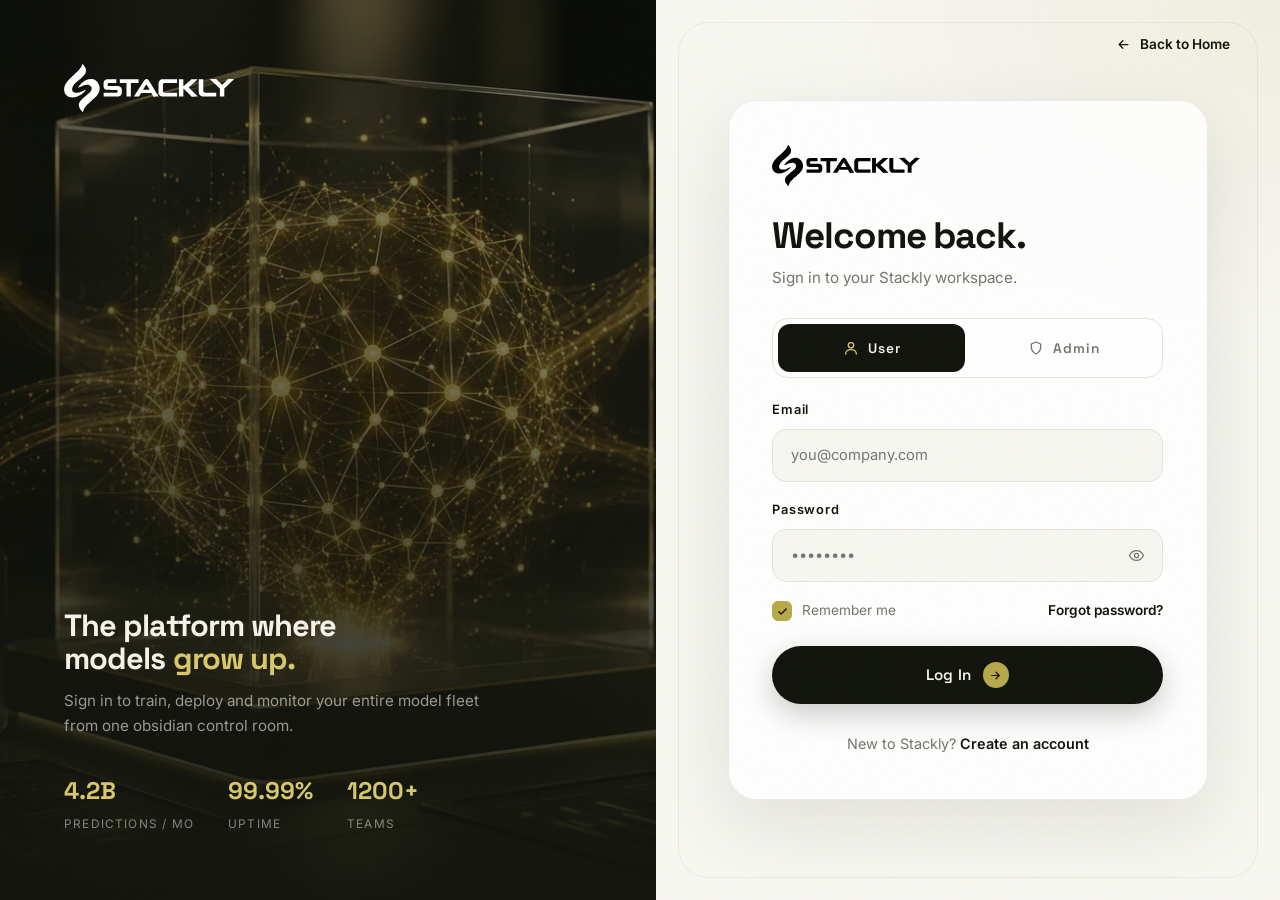
<file: login.html>
<!DOCTYPE html>
<html lang="en">
<head>
<meta charset="UTF-8">
<meta name="viewport" content="width=device-width, initial-scale=1.0">
<title>Sign In — Stackly</title>
<meta name="description" content="Sign in to the Stackly machine-learning platform.">
<link rel="icon" type="image/svg+xml" href="svg/logo-mark.svg">
<link rel="preconnect" href="https://fonts.googleapis.com">
<link rel="preconnect" href="https://fonts.gstatic.com" crossorigin>
<link href="https://fonts.googleapis.com/css2?family=Inter:wght@400;500;600;700&family=Space+Grotesk:wght@500;600;700&display=swap" rel="stylesheet">
<link rel="stylesheet" href="css/style.css">
<link rel="stylesheet" href="css/animations.css">
<link rel="stylesheet" href="css/pages.css">
<link rel="stylesheet" href="css/responsive.css">
</head>
<body>

<main class="auth-layout">
  <div class="auth-visual">
    <div class="av-bg"><img src="img/hero.webp" alt="" loading="eager"></div>
    <div class="av-top">
      <a href="index.html" aria-label="Stackly home"><img src="svg/logo.svg" alt="Stackly" width="2109" height="591"></a>
    </div>
    <div class="av-bottom">
      <h2 data-split-auth>The platform where models <span class="accent">grow up.</span></h2>
      <p>Sign in to train, deploy and monitor your entire model fleet from one obsidian control room.</p>
      <div class="av-stats">
        <div><b>4.2B</b><span>Predictions / mo</span></div>
        <div><b>99.99%</b><span>Uptime</span></div>
        <div><b>1200+</b><span>Teams</span></div>
      </div>
    </div>
  </div>

  <div class="auth-panel">
    <a class="auth-back" href="index.html"><svg viewBox="0 0 24 24" fill="none" stroke-width="2" stroke-linecap="round" stroke-linejoin="round"><path d="M19 12H5M11 6l-6 6 6 6"/></svg>Back to Home</a>
    <div class="auth-box auth-box-login" data-aos="fade-up">
      <div class="ab-logo"><img src="svg/logo.svg" alt="Stackly" width="2109" height="591"></div>
      <h1>Welcome back.</h1>
      <p class="ab-sub">Sign in to your Stackly workspace.</p>

      <form id="loginForm" novalidate>
        <div class="role-switch" role="group" aria-label="Select role">
          <input type="hidden" name="role" value="user">
          <button type="button" class="active" data-role="user">
            <svg viewBox="0 0 24 24" fill="none" stroke-width="2" stroke-linecap="round" stroke-linejoin="round"><circle cx="12" cy="8" r="4"/><path d="M4 21c0-4 3.6-6.5 8-6.5s8 2.5 8 6.5"/></svg>
            User
          </button>
          <button type="button" data-role="admin">
            <svg viewBox="0 0 24 24" fill="none" stroke-width="2" stroke-linecap="round" stroke-linejoin="round"><path d="M12 3l7 3v5c0 4.5-3 8-7 10-4-2-7-5.5-7-10V6z"/></svg>
            Admin
          </button>
        </div>

        <div class="field">
          <label for="lf-email">Email</label>
          <input id="lf-email" type="email" placeholder="you@company.com" autocomplete="email">
          <span class="f-msg"></span>
        </div>
        <div class="field">
          <label for="lf-pass">Password</label>
          <div class="pass-wrap">
            <input id="lf-pass" type="password" placeholder="••••••••" autocomplete="current-password">
            <button type="button" class="pw-toggle" aria-label="Show password">
              <svg viewBox="0 0 24 24" fill="none" stroke-width="1.8" stroke-linecap="round" stroke-linejoin="round"><path d="M2 12s3.5-7 10-7 10 7 10 7-3.5 7-10 7-10-7-10-7z"/><circle cx="12" cy="12" r="3"/></svg>
            </button>
          </div>
          <span class="f-msg"></span>
        </div>

        <div class="auth-row">
          <label class="check"><input type="checkbox" checked><span class="cb"><svg viewBox="0 0 24 24" fill="none" stroke-width="3" stroke-linecap="round" stroke-linejoin="round"><path d="M4 12.5l5 5L20 6.5"/></svg></span>Remember me</label>
          <a class="u-link" href="404.html">Forgot password?</a>
        </div>

        <button class="btn btn-dark btn-block" type="submit"><span>Log In</span>
          <span class="btn-arrow"><svg viewBox="0 0 24 24" fill="none" stroke="currentColor" stroke-width="2.2" stroke-linecap="round" stroke-linejoin="round"><path d="M5 12h14M13 6l6 6-6 6"/></svg></span>
        </button>
      </form>

      <p class="auth-alt">New to Stackly? <a class="u-link" href="register.html">Create an account</a></p>
    </div>
  </div>
</main>

<script src="js/form.js"></script>
</body>
</html>
</file>
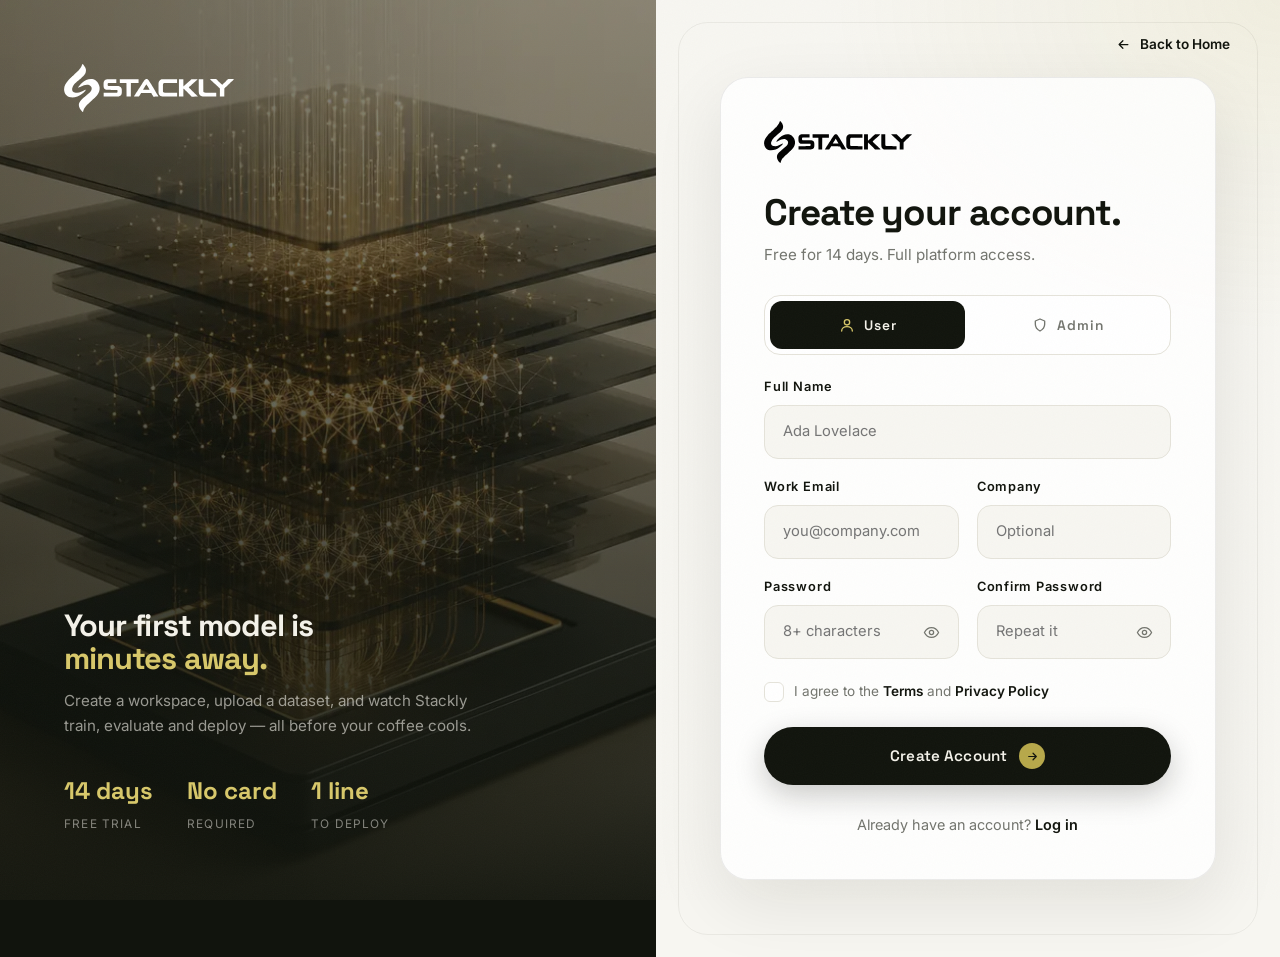
<file: register.html>
<!DOCTYPE html>
<html lang="en">
<head>
<meta charset="UTF-8">
<meta name="viewport" content="width=device-width, initial-scale=1.0">
<title>Create Account — Stackly</title>
<meta name="description" content="Create your Stackly account and start building machine-learning models today.">
<link rel="icon" type="image/svg+xml" href="svg/logo-mark.svg">
<link rel="preconnect" href="https://fonts.googleapis.com">
<link rel="preconnect" href="https://fonts.gstatic.com" crossorigin>
<link href="https://fonts.googleapis.com/css2?family=Inter:wght@400;500;600;700&family=Space+Grotesk:wght@500;600;700&display=swap" rel="stylesheet">
<link rel="stylesheet" href="css/style.css">
<link rel="stylesheet" href="css/animations.css">
<link rel="stylesheet" href="css/pages.css">
<link rel="stylesheet" href="css/responsive.css">
</head>
<body>

<main class="auth-layout">
  <div class="auth-visual">
    <div class="av-bg"><img src="img/service-01.webp" alt="" loading="eager"></div>
    <div class="av-top">
      <a href="index.html" aria-label="Stackly home"><img src="svg/logo.svg" alt="Stackly" width="2109" height="591"></a>
    </div>
    <div class="av-bottom">
      <h2>Your first model is <span class="accent">minutes away.</span></h2>
      <p>Create a workspace, upload a dataset, and watch Stackly train, evaluate and deploy — all before your coffee cools.</p>
      <div class="av-stats">
        <div><b>14 days</b><span>Free trial</span></div>
        <div><b>No card</b><span>Required</span></div>
        <div><b>1 line</b><span>To deploy</span></div>
      </div>
    </div>
  </div>

  <div class="auth-panel">
    <a class="auth-back" href="index.html"><svg viewBox="0 0 24 24" fill="none" stroke-width="2" stroke-linecap="round" stroke-linejoin="round"><path d="M19 12H5M11 6l-6 6 6 6"/></svg>Back to Home</a>
    <div class="auth-box auth-box-register">
      <div class="ab-logo"><img src="svg/logo.svg" alt="Stackly" width="2109" height="591"></div>
      <h1>Create your account.</h1>
      <p class="ab-sub">Free for 14 days. Full platform access.</p>

      <form id="registerForm" novalidate>
        <div class="role-switch" role="group" aria-label="Select role">
          <input type="hidden" name="role" value="user">
          <button type="button" class="active" data-role="user">
            <svg viewBox="0 0 24 24" fill="none" stroke-width="2" stroke-linecap="round" stroke-linejoin="round"><circle cx="12" cy="8" r="4"/><path d="M4 21c0-4 3.6-6.5 8-6.5s8 2.5 8 6.5"/></svg>
            User
          </button>
          <button type="button" data-role="admin">
            <svg viewBox="0 0 24 24" fill="none" stroke-width="2" stroke-linecap="round" stroke-linejoin="round"><path d="M12 3l7 3v5c0 4.5-3 8-7 10-4-2-7-5.5-7-10V6z"/></svg>
            Admin
          </button>
        </div>

        <div class="field">
          <label for="rf-name">Full Name</label>
          <input id="rf-name" type="text" placeholder="Ada Lovelace" autocomplete="name">
          <span class="f-msg"></span>
        </div>
        <div class="form-row">
          <div class="field">
            <label for="rf-email">Work Email</label>
            <input id="rf-email" type="email" placeholder="you@company.com" autocomplete="email">
            <span class="f-msg"></span>
          </div>
          <div class="field">
            <label for="rf-company">Company</label>
            <input id="rf-company" type="text" placeholder="Optional" autocomplete="organization">
            <span class="f-msg"></span>
          </div>
        </div>
        <div class="form-row">
          <div class="field">
            <label for="rf-pass">Password</label>
            <div class="pass-wrap">
              <input id="rf-pass" type="password" placeholder="8+ characters" autocomplete="new-password">
              <button type="button" class="pw-toggle" aria-label="Show password">
                <svg viewBox="0 0 24 24" fill="none" stroke-width="1.8" stroke-linecap="round" stroke-linejoin="round"><path d="M2 12s3.5-7 10-7 10 7 10 7-3.5 7-10 7-10-7-10-7z"/><circle cx="12" cy="12" r="3"/></svg>
              </button>
            </div>
            <span class="f-msg"></span>
          </div>
          <div class="field">
            <label for="rf-pass2">Confirm Password</label>
            <div class="pass-wrap">
              <input id="rf-pass2" type="password" placeholder="Repeat it" autocomplete="new-password">
              <button type="button" class="pw-toggle" aria-label="Show password">
                <svg viewBox="0 0 24 24" fill="none" stroke-width="1.8" stroke-linecap="round" stroke-linejoin="round"><path d="M2 12s3.5-7 10-7 10 7 10 7-3.5 7-10 7-10-7-10-7z"/><circle cx="12" cy="12" r="3"/></svg>
              </button>
            </div>
            <span class="f-msg"></span>
          </div>
        </div>

        <div class="auth-row" style="justify-content:flex-start">
          <label class="check"><input id="rf-terms" type="checkbox"><span class="cb"><svg viewBox="0 0 24 24" fill="none" stroke-width="3" stroke-linecap="round" stroke-linejoin="round"><path d="M4 12.5l5 5L20 6.5"/></svg></span><span>I agree to the <a class="u-link" href="404.html">Terms</a> and <a class="u-link" href="404.html">Privacy Policy</a></span></label>
        </div>

        <button class="btn btn-dark btn-block" type="submit"><span>Create Account</span>
          <span class="btn-arrow"><svg viewBox="0 0 24 24" fill="none" stroke="currentColor" stroke-width="2.2" stroke-linecap="round" stroke-linejoin="round"><path d="M5 12h14M13 6l6 6-6 6"/></svg></span>
        </button>
      </form>

      <p class="auth-alt">Already have an account? <a class="u-link" href="login.html">Log in</a></p>
    </div>
  </div>
</main>

<script src="js/form.js"></script>
</body>
</html>
</file>
<file: css/style.css>
/* ============================================================
   STACKLY — Machine Learning Platform
   Core stylesheet: tokens, base, header, footer, buttons, home
   ============================================================ */

:root{
  --ink:#11140D;
  --ink-2:#202516;
  --ink-3:#2c3320;
  --gold:#B7A84A;
  --gold-2:#D8C86A;
  --gold-soft:rgba(183,168,74,.14);
  --bg:#F7F6F1;
  --card:#FFFFFF;
  --text:#101010;
  --muted:#73756E;
  --line:#E5E3DA;
  --line-dark:rgba(255,255,255,.09);
  --radius:24px;
  --radius-lg:40px;
  --font-display:'Space Grotesk',sans-serif;
  --font-body:'Inter',sans-serif;
  --header-h:84px;
  --shadow-sm:0 2px 10px rgba(17,20,13,.05);
  --shadow-md:0 14px 44px rgba(17,20,13,.09);
  --shadow-lg:0 30px 80px rgba(17,20,13,.14);
  --ease:cubic-bezier(.22,.61,.21,1);
}

*,*::before,*::after{box-sizing:border-box;margin:0;padding:0}
html{scroll-behavior:smooth;-webkit-text-size-adjust:100%}
html,body{overflow-x:hidden}
body{
  font-family:var(--font-body);
  background:var(--bg);
  color:var(--text);
  font-size:16px;
  line-height:1.6;
  -webkit-font-smoothing:antialiased;
  text-rendering:optimizeLegibility;
}
/* almost-invisible film grain for depth */
body::after{
  content:"";position:fixed;inset:0;z-index:999;pointer-events:none;opacity:.028;
  background-image:url("data:image/svg+xml,%3Csvg xmlns='http://www.w3.org/2000/svg' width='140' height='140'%3E%3Cfilter id='n'%3E%3CfeTurbulence type='fractalNoise' baseFrequency='0.9' numOctaves='2'/%3E%3C/filter%3E%3Crect width='140' height='140' filter='url(%23n)'/%3E%3C/svg%3E");
}
img,svg,video{display:block;max-width:100%}
a{color:inherit;text-decoration:none}
ul,ol{list-style:none}
button{font:inherit;border:0;background:none;cursor:pointer;color:inherit}
input,select,textarea{font:inherit;color:inherit}
::selection{background:var(--gold);color:var(--ink)}

h1,h2,h3,h4{font-family:var(--font-display);font-weight:700;letter-spacing:-.03em;line-height:1.08;color:var(--ink)}
h1{font-size:clamp(2.6rem,6.2vw,5.4rem)}
h2{font-size:clamp(2rem,4vw,3.4rem)}
h3{font-size:clamp(1.2rem,1.8vw,1.6rem)}
p{color:var(--muted)}

.container{width:min(1280px,92%);margin-inline:auto}
.container-wide{width:min(1440px,94%);margin-inline:auto}

.accent{color:var(--gold)}
.serif-i{font-style:italic;font-weight:600}

/* ---------- utility labels ---------- */
.label{
  display:inline-flex;align-items:center;gap:10px;
  font-family:var(--font-display);font-size:.72rem;font-weight:600;
  letter-spacing:.28em;text-transform:uppercase;color:var(--ink);
}
.label::before{content:"";width:26px;height:1.5px;background:var(--gold)}
.label.on-dark{color:#EDEAE0}

.section{padding:110px 0;position:relative}
.section-head{max-width:720px;margin-bottom:64px}
.section-head.center{margin-inline:auto;text-align:center}
.section-head.center .label{justify-content:center}
.section-head h2{margin:18px 0 16px}
.section-head p{font-size:1.06rem;max-width:56ch}
.section-head.center p{margin-inline:auto}

/* ---------- buttons ---------- */
.btn{
  position:relative;display:inline-flex;align-items:center;gap:12px;
  padding:16px 28px;border-radius:999px;
  font-family:var(--font-display);font-weight:600;font-size:.95rem;letter-spacing:.01em;
  transition:transform .35s var(--ease),box-shadow .35s var(--ease),background .35s,color .35s,border-color .35s;
  will-change:transform;
}
.btn .btn-arrow{
  display:grid;place-items:center;width:26px;height:26px;border-radius:50%;
  background:var(--gold);color:var(--ink);
  transition:transform .35s var(--ease),background .35s,color .35s;
  flex:none;
}
.btn .btn-arrow svg{width:13px;height:13px}
.btn:hover .btn-arrow{transform:translateX(4px) rotate(-38deg)}
.btn-dark{background:var(--ink);color:#F4F2EA;box-shadow:0 10px 30px rgba(17,20,13,.22)}
.btn-dark:hover{box-shadow:0 16px 44px rgba(17,20,13,.3)}
.btn-gold{background:var(--gold);color:var(--ink)}
.btn-gold .btn-arrow{background:var(--ink);color:var(--gold-2)}
.btn-gold:hover{background:var(--gold-2)}
.btn-ghost{border:1px solid var(--line);background:var(--card);color:var(--ink)}
.btn-ghost:hover{border-color:var(--ink)}
.btn-ghost .btn-arrow{background:var(--ink);color:var(--gold-2)}
.btn-light{background:#F4F2EA;color:var(--ink)}
.btn-light .btn-arrow{background:var(--gold);color:var(--ink)}
.btn-sm{padding:11px 20px;font-size:.85rem}
.btn-sm .btn-arrow{width:22px;height:22px}
.btn-block{width:100%;justify-content:center}

.btn-play{
  display:inline-flex;align-items:center;gap:14px;
  font-family:var(--font-display);font-weight:600;font-size:.92rem;color:var(--ink);
}
.btn-play .play-ic{
  width:52px;height:52px;border-radius:50%;display:grid;place-items:center;
  border:1px solid var(--line);background:var(--card);
  transition:all .35s var(--ease);
}
.btn-play .play-ic svg{width:14px;height:14px;fill:var(--ink);transition:fill .3s}
.btn-play:hover .play-ic{background:var(--ink);border-color:var(--ink)}
.btn-play:hover .play-ic svg{fill:var(--gold-2)}

/* ---------- scroll progress ---------- */
.scroll-progress{position:fixed;inset:0 auto auto 0;height:3px;width:100%;z-index:1200;background:transparent;pointer-events:none}
.scroll-progress span{display:block;height:100%;width:0;background:linear-gradient(90deg,var(--gold),var(--gold-2))}

/* ---------- header ---------- */
.site-header{
  position:fixed;top:0;left:0;right:0;z-index:1000;
  transition:background .45s var(--ease),box-shadow .45s,border-color .45s,backdrop-filter .45s;
  border-bottom:1px solid transparent;
}
.site-header .header-in{
  display:flex;align-items:center;justify-content:space-between;gap:24px;
  height:var(--header-h);
}
.site-header.scrolled{
  background:rgba(247,246,241,.88);
  backdrop-filter:blur(18px) saturate(1.4);
  -webkit-backdrop-filter:blur(18px) saturate(1.4);
  border-bottom-color:var(--line);
  box-shadow:0 6px 30px rgba(17,20,13,.05);
}
body.nav-open .site-header{
  z-index:1101;background:transparent;border-bottom-color:transparent;box-shadow:none;
  backdrop-filter:none;-webkit-backdrop-filter:none;
}
body.nav-open .brand img{filter:invert(1) brightness(1.9)}
.brand{display:inline-flex;align-items:center;flex:none}
.brand img{width:210px;height:auto}
.header-cta .btn{min-width:206px;justify-content:space-between}
.main-nav{display:flex;align-items:center;gap:10px}
.main-nav a{
  position:relative;padding:10px 16px;font-size:1.02rem;font-weight:500;color:var(--ink);
  border-radius:999px;transition:color .3s;
}
.main-nav a::after{
  content:"";position:absolute;left:16px;right:16px;bottom:4px;height:2px;border-radius:2px;
  background:var(--gold);transform:scaleX(0);transform-origin:left;transition:transform .35s var(--ease);
}
.main-nav a:hover::after,.main-nav a.active::after{transform:scaleX(1)}
.main-nav a.active{font-weight:600}
.header-cta{display:flex;align-items:center;gap:14px;flex:none}

/* burger */
.burger{display:none;width:46px;height:46px;border-radius:50%;border:1px solid var(--line);background:var(--card);place-items:center;z-index:1102;position:relative}
.burger span{position:relative;display:block;width:18px;height:1.8px;background:var(--ink);transition:.35s var(--ease)}
.burger span::before,.burger span::after{content:"";position:absolute;left:0;width:18px;height:1.8px;background:var(--ink);transition:.35s var(--ease)}
.burger span::before{top:-6px}
.burger span::after{top:6px}
.burger.open span{background:transparent}
.burger.open span::before{top:0;transform:rotate(45deg);background:#F4F2EA}
.burger.open span::after{top:0;transform:rotate(-45deg);background:#F4F2EA}
.burger.open{border-color:rgba(255,255,255,.2);background:rgba(255,255,255,.06)}

/* mobile nav */
.mobile-nav{
  position:fixed;inset:0;z-index:1100;background:var(--ink);
  display:flex;flex-direction:column;justify-content:center;padding:100px 8% 48px;
  clip-path:circle(0 at calc(100% - 60px) 42px);
  visibility:hidden;transition:clip-path .7s var(--ease),visibility 0s .7s;
}
.mobile-nav.open{clip-path:circle(150% at calc(100% - 60px) 42px);visibility:visible;transition:clip-path .8s var(--ease)}
.mobile-nav a.mn-link{
  font-family:var(--font-display);font-size:clamp(2rem,8vw,3rem);font-weight:700;color:#F4F2EA;
  padding:8px 0;display:flex;align-items:baseline;gap:16px;letter-spacing:-.02em;
  opacity:0;transform:translateY(26px);transition:opacity .5s var(--ease),transform .5s var(--ease),color .3s;
}
.mobile-nav.open a.mn-link{opacity:1;transform:none}
.mobile-nav a.mn-link:hover{color:var(--gold-2)}
.mobile-nav a.mn-link.active{color:var(--gold-2)}
.mobile-nav a.mn-link.active .mn-i{color:#F4F2EA}
.mobile-nav a.mn-link .mn-i{font-size:.8rem;color:var(--gold);font-family:var(--font-body);letter-spacing:.2em}
.mobile-nav .mn-foot{margin-top:40px;display:flex;gap:12px;opacity:0;transition:opacity .5s .35s}
.mobile-nav.open .mn-foot{opacity:1}
@media (max-width:1080px){
  .mobile-nav{justify-content:flex-start;overflow-y:auto;overscroll-behavior:contain;padding:calc(var(--header-h) + 18px) 8% 28px}
  .mobile-nav a.mn-link{font-size:clamp(1.55rem,7.5vw,2.5rem);line-height:1.15;padding:6px 0}
  .mobile-nav .mn-foot{margin-top:18px;flex:none}
}

/* ---------- preloader ---------- */
.preloader{
  position:fixed;inset:0;z-index:2000;background:var(--ink);
  display:flex;align-items:center;justify-content:center;flex-direction:column;gap:34px;
}
.preloader .pl-mark{width:74px;height:auto;opacity:0;transform:scale(.7)}
.preloader .pl-mark path{fill:#F4F2EA}
.preloader .pl-word{display:flex;gap:.06em;overflow:hidden}
.preloader .pl-word span{
  font-family:var(--font-display);font-weight:700;font-size:clamp(2rem,6vw,3.4rem);
  letter-spacing:.14em;color:#F4F2EA;transform:translateY(110%);display:inline-block;
}
.preloader .pl-word span.gold{color:var(--gold-2)}
.preloader .pl-bar{width:min(300px,60vw);height:2px;background:rgba(255,255,255,.12);border-radius:2px;overflow:hidden}
.preloader .pl-bar i{display:block;height:100%;width:0;background:linear-gradient(90deg,var(--gold),var(--gold-2))}
.preloader .pl-num{font-family:var(--font-display);font-size:.78rem;letter-spacing:.3em;color:rgba(244,242,234,.5)}

/* ---------- custom cursor ---------- */
.cursor-dot,.cursor-ring{position:fixed;top:0;left:0;pointer-events:none;z-index:1500;border-radius:50%;transform:translate(-50%,-50%)}
.cursor-dot{width:7px;height:7px;background:var(--ink)}
.cursor-ring{width:38px;height:38px;border:1.4px solid rgba(17,20,13,.4);transition:width .3s,height .3s,border-color .3s,background .3s}
.cursor-ring.is-hover{width:64px;height:64px;border-color:var(--gold);background:rgba(183,168,74,.08)}
.cursor-ring.is-dark{border-color:rgba(244,242,234,.5)}
.cursor-dot.is-dark{background:var(--gold-2)}
@media (hover:none),(pointer:coarse){.cursor-dot,.cursor-ring{display:none}}

/* ---------- hero ---------- */
.hero{
  position:relative;min-height:100svh;display:flex;align-items:center;
  padding:calc(var(--header-h) + 48px) 0 90px;overflow:hidden;
  background:
    radial-gradient(1100px 520px at 88% -8%,rgba(183,168,74,.14),transparent 60%),
    radial-gradient(700px 500px at -10% 100%,rgba(183,168,74,.08),transparent 60%),
    var(--bg);
}
.hero-grid-bg{position:absolute;inset:0;opacity:.5;pointer-events:none;
  background-image:linear-gradient(var(--line) 1px,transparent 1px),linear-gradient(90deg,var(--line) 1px,transparent 1px);
  background-size:72px 72px;
  mask-image:radial-gradient(900px 600px at 70% 30%,#000 0%,transparent 75%);
  -webkit-mask-image:radial-gradient(900px 600px at 70% 30%,#000 0%,transparent 75%);
}
.hero .container-wide{display:grid;grid-template-columns:minmax(0,1.02fr) minmax(0,1.1fr);gap:56px;align-items:center;position:relative}

.hero-tag{display:inline-flex;align-items:center;gap:10px;padding:9px 18px;border-radius:999px;border:1px solid var(--line);background:rgba(255,255,255,.7);font-family:var(--font-display);font-size:.7rem;font-weight:600;letter-spacing:.3em;color:var(--ink)}
.hero-tag i{width:7px;height:7px;border-radius:50%;background:var(--gold);animation:pulse 2.2s infinite}

.hero-feature-card{
  margin-top:34px;display:flex;align-items:center;gap:20px;max-width:430px;
  background:var(--card);border:1px solid var(--line);border-radius:var(--radius);
  padding:18px 22px;box-shadow:var(--shadow-sm);
  transition:transform .4s var(--ease),box-shadow .4s;
}
.hero-feature-card:hover{transform:translateY(-4px);box-shadow:var(--shadow-md)}
.hero-feature-card .hf-ic{width:64px;height:64px;border-radius:16px;background:var(--ink);display:grid;place-items:center;flex:none;position:relative;overflow:hidden}
.hero-feature-card .hf-ic svg{width:30px;height:30px}
.hero-feature-card h3{font-size:.95rem;letter-spacing:.12em;text-transform:uppercase}
.hero-feature-card p{font-size:.85rem;line-height:1.5;margin-top:4px}
.hero-feature-card .hf-arrow{margin-left:auto;width:38px;height:38px;border-radius:50%;border:1px solid var(--line);display:grid;place-items:center;transition:all .35s var(--ease);flex:none}
.hero-feature-card:hover .hf-arrow{background:var(--ink);border-color:var(--ink);transform:rotate(45deg)}
.hero-feature-card:hover .hf-arrow svg{stroke:var(--gold-2)}
.hero-feature-card .hf-arrow svg{width:14px;height:14px;stroke:var(--ink)}

.hero-steps{margin-top:40px;position:relative;padding-left:26px}
.hero-steps::before{content:"";position:absolute;left:7px;top:14px;bottom:14px;width:1.5px;background:var(--line)}
.hero-steps li{position:relative;padding:10px 0 10px 22px;display:flex;gap:18px;align-items:baseline}
.hero-steps li::before{content:"";position:absolute;left:-24px;top:20px;width:13px;height:13px;border-radius:50%;background:var(--bg);border:2px solid var(--line);transition:.4s}
.hero-steps li:hover::before{border-color:var(--gold);background:var(--gold)}
.hero-steps .step-n{font-family:var(--font-display);font-size:.8rem;font-weight:600;color:var(--gold);width:24px;flex:none}
.hero-steps h4{font-size:.92rem;letter-spacing:.1em;text-transform:uppercase}
.hero-steps p{font-size:.84rem;margin-top:2px}

.hero h1{margin-top:26px}
.hero h1 .h-line{display:block;overflow:hidden}
.hero h1 .h-line>span{display:inline-block;will-change:transform}
.hero-sub{margin-top:22px;font-size:1.1rem;max-width:46ch}
.hero-cta{margin-top:36px;display:flex;align-items:center;gap:26px;flex-wrap:wrap}

/* hero visual */
.hero-visual{position:relative;perspective:1400px;align-self:start;margin-top:clamp(24px,6vh,64px)}
.hero-insight{
  display:grid;grid-template-columns:minmax(0,1fr) auto auto;align-items:center;gap:24px;
  margin:0 18px 22px;padding:16px 20px;border:1px solid rgba(17,20,13,.08);border-radius:20px;
  background:rgba(255,255,255,.84);box-shadow:var(--shadow-sm);backdrop-filter:blur(12px);
}
.hero-insight-status{display:grid;grid-template-columns:9px auto;align-items:center;column-gap:9px}
.hero-insight-status i{width:8px;height:8px;border-radius:50%;background:#7C9A3F;box-shadow:0 0 0 4px rgba(124,154,63,.12);grid-row:span 2}
.hero-insight-status span,.hero-insight-metric span{font-size:.65rem;font-weight:600;letter-spacing:.14em;text-transform:uppercase;color:var(--muted)}
.hero-insight-status strong{font-size:.78rem;font-weight:600;color:var(--ink)}
.hero-insight-metric{display:flex;flex-direction:column;gap:2px;padding-left:20px;border-left:1px solid var(--line)}
.hero-insight-metric strong{font-family:var(--font-display);font-size:1.15rem;line-height:1.1;color:var(--ink)}
.hero-insight-metric small{font-size:.72rem;color:var(--gold);margin-left:2px}
.hv-stage{position:relative;border-radius:var(--radius-lg);transform-style:preserve-3d;will-change:transform}
.hv-frame{
  position:relative;border-radius:var(--radius-lg);overflow:hidden;
  box-shadow:var(--shadow-lg),0 0 0 1px rgba(17,20,13,.06);
  aspect-ratio:16/11;background:var(--ink-2);
}
.hv-frame img{width:100%;height:100%;object-fit:cover}
.hv-frame::after{content:"";position:absolute;inset:0;background:linear-gradient(200deg,rgba(17,20,13,0) 55%,rgba(17,20,13,.34));pointer-events:none}

.hv-card{
  position:absolute;z-index:3;background:rgba(255,255,255,.9);backdrop-filter:blur(14px);-webkit-backdrop-filter:blur(14px);
  border:1px solid rgba(255,255,255,.7);border-radius:18px;padding:16px 18px;
  box-shadow:0 18px 50px rgba(17,20,13,.16);will-change:transform;
}
.hv-card .hvc-label{font-family:var(--font-display);font-size:.62rem;font-weight:600;letter-spacing:.24em;text-transform:uppercase;color:var(--muted)}
.hv-card .hvc-value{font-family:var(--font-display);font-size:1.9rem;font-weight:700;color:var(--ink);letter-spacing:-.02em;line-height:1.1}
.hv-card .hvc-value em{font-style:normal;font-size:1rem;color:var(--gold)}
.hv-accuracy{top:-26px;left:-34px;min-width:190px}
.hv-accuracy svg{margin-top:6px}
.hv-prediction{top:14%;right:-30px;text-align:left}
.hv-prediction .hvc-value{color:var(--gold)}
.hv-status{bottom:-24px;left:6%;min-width:210px}
.hv-status ul{display:flex;flex-direction:column;gap:8px;margin-top:8px}
.hv-status li{display:flex;align-items:center;gap:9px;font-size:.76rem;color:var(--ink);font-weight:500}
.hv-status li i{width:8px;height:8px;border-radius:50%;flex:none}
.hv-status li span{margin-left:auto;font-size:.68rem;color:var(--muted);letter-spacing:.06em;text-transform:uppercase}
.dot-ok{background:#7C9A3F}.dot-run{background:var(--gold);animation:pulse 1.6s infinite}.dot-idle{background:var(--line)}
.hv-chip{
  position:absolute;z-index:3;display:flex;align-items:center;gap:8px;padding:10px 16px;border-radius:999px;
  background:var(--ink);color:#F4F2EA;font-family:var(--font-display);font-size:.72rem;font-weight:600;letter-spacing:.16em;text-transform:uppercase;
  box-shadow:0 14px 36px rgba(17,20,13,.3);will-change:transform;
}
.hv-chip i{width:7px;height:7px;border-radius:50%;background:var(--gold-2);animation:pulse 1.8s infinite}
.hv-chip-1{top:-18px;right:16%}
.hv-chip-2{bottom:12%;right:-22px;background:var(--gold);color:var(--ink)}
.hv-chip-2 i{background:var(--ink)}

.hv-orbit{position:absolute;inset:-40px;pointer-events:none;opacity:.55}
.hv-orbit svg{width:100%;height:100%}

/* hero depth layers */
.hv-glow{
  position:absolute;inset:-9%;z-index:0;pointer-events:none;filter:blur(6px);
  background:
    radial-gradient(46% 42% at 62% 36%,rgba(183,168,74,.2),transparent 70%),
    radial-gradient(34% 30% at 30% 72%,rgba(216,200,106,.12),transparent 70%);
}
.hv-frame{z-index:1}
.hv-streams{position:absolute;inset:0;width:100%;height:100%;z-index:2;pointer-events:none;mix-blend-mode:screen;border-radius:var(--radius-lg);overflow:hidden}
.hs-path{fill:none;stroke-linecap:round;stroke-dasharray:6 14;animation:dashFlow 9s linear infinite}
.hs-1{stroke:rgba(216,200,106,.55);stroke-width:1.5}
.hs-2{stroke:rgba(216,200,106,.34);stroke-width:1.2;stroke-dasharray:4 18;animation-duration:14s;animation-direction:reverse}
.hs-3{stroke:rgba(183,168,74,.42);stroke-width:1;stroke-dasharray:2 10;animation-duration:7s}
.hs-dot{fill:#EBDD92;filter:drop-shadow(0 0 5px rgba(216,200,106,.9))}
.hv-node{
  position:absolute;left:var(--x);top:var(--y);z-index:2;width:8px;height:8px;border-radius:50%;pointer-events:none;
  background:var(--gold-2);box-shadow:0 0 0 0 rgba(216,200,106,.5);
  animation:nodePulse 3.2s var(--d,0s) infinite;
}
@keyframes nodePulse{
  0%,100%{transform:scale(.7);opacity:.55;box-shadow:0 0 0 0 rgba(216,200,106,.45)}
  50%{transform:scale(1.15);opacity:1;box-shadow:0 0 0 9px rgba(216,200,106,0)}
}

/* trusted strip */
.trusted{padding:34px 0;border-top:1px solid var(--line);border-bottom:1px solid var(--line);background:var(--card)}
.trusted .t-in{display:flex;align-items:center;gap:40px}
.trusted .t-label{font-family:var(--font-display);font-size:.68rem;font-weight:600;letter-spacing:.26em;text-transform:uppercase;color:var(--muted);flex:none;max-width:120px;line-height:1.5}
.marquee{overflow:hidden;flex:1;mask-image:linear-gradient(90deg,transparent,#000 8%,#000 92%,transparent);-webkit-mask-image:linear-gradient(90deg,transparent,#000 8%,#000 92%,transparent)}
.marquee-track{display:flex;gap:72px;width:max-content;animation:marquee 30s linear infinite}
.marquee:hover .marquee-track{animation-play-state:paused}
.marquee-track span{font-family:var(--font-display);font-weight:700;font-size:1.15rem;letter-spacing:.06em;color:rgba(17,20,13,.42);white-space:nowrap;transition:color .3s}
.marquee-track span:hover{color:var(--ink)}

/* ---------- bento ---------- */
.bento{display:grid;grid-template-columns:repeat(6,1fr);gap:22px}
.bento-card{
  position:relative;background:var(--card);border:1px solid var(--line);border-radius:var(--radius);
  padding:32px;overflow:hidden;min-height:250px;display:flex;flex-direction:column;
  transition:transform .45s var(--ease),box-shadow .45s,border-color .45s;
}
.bento-card:hover{transform:translateY(-6px);box-shadow:var(--shadow-md);border-color:rgba(183,168,74,.5)}
.bento-card::before{
  content:"";position:absolute;inset:0;opacity:0;transition:opacity .5s;pointer-events:none;
  background:radial-gradient(420px 300px at var(--mx,50%) var(--my,50%),rgba(183,168,74,.12),transparent 65%);
}
.bento-card:hover::before{opacity:1}
.bento-card .bc-ic{width:52px;height:52px;border-radius:14px;background:var(--gold-soft);display:grid;place-items:center;margin-bottom:auto}
.bento-card .bc-ic svg{width:24px;height:24px;stroke:var(--ink)}
.bento-card:hover .bc-ic{background:var(--ink)}
.bento-card:hover .bc-ic svg{stroke:var(--gold-2)}
.bento-card .bc-ic,.bento-card .bc-ic svg{transition:all .4s var(--ease)}
.bento-card h3{margin:22px 0 8px;font-size:1.15rem}
.bento-card p{font-size:.9rem}
.bento-card .bc-num{position:absolute;top:26px;right:28px;font-family:var(--font-display);font-size:.78rem;font-weight:600;color:var(--gold);letter-spacing:.1em}
.bento-card .bc-viz{margin-top:18px}
.b-span-2{grid-column:span 2}.b-span-3{grid-column:span 3}.b-span-4{grid-column:span 4}
.bento-card.dark{background:var(--ink);border-color:var(--ink)}
.bento-card.dark h3{color:#F4F2EA}
.bento-card.dark p{color:rgba(244,242,234,.6)}
.bento-card.dark .bc-ic{background:rgba(216,200,106,.14)}
.bento-card.dark .bc-ic svg{stroke:var(--gold-2)}

/* mini bars viz */
.mini-bars{display:flex;align-items:flex-end;gap:6px;height:56px}
.mini-bars i{flex:1;background:linear-gradient(180deg,var(--gold-2),var(--gold));border-radius:4px 4px 2px 2px;transform-origin:bottom;animation:barGrow 2.4s var(--ease) infinite}
.mini-bars i:nth-child(1){height:38%;animation-delay:0s}
.mini-bars i:nth-child(2){height:64%;animation-delay:.12s}
.mini-bars i:nth-child(3){height:48%;animation-delay:.24s}
.mini-bars i:nth-child(4){height:86%;animation-delay:.36s}
.mini-bars i:nth-child(5){height:58%;animation-delay:.48s}
.mini-bars i:nth-child(6){height:96%;animation-delay:.6s}
.mini-bars i:nth-child(7){height:70%;animation-delay:.72s}

/* ---------- workflow ---------- */
.workflow-sec{background:var(--ink);color:#F4F2EA;border-radius:var(--radius-lg);margin:0 18px;padding:110px 0}
.workflow-sec h2{color:#F4F2EA}
.workflow-sec .section-head p{color:rgba(244,242,234,.6)}
.workflow-sec .label{color:#EDEAE0}
.wf-track{position:relative;margin-top:20px}
.wf-line{position:absolute;top:37px;left:4%;right:4%;height:2px;background:rgba(255,255,255,.1);border-radius:2px}
.wf-line i{display:block;height:100%;width:0;background:linear-gradient(90deg,var(--gold),var(--gold-2));border-radius:2px}
.wf-steps{display:grid;grid-template-columns:repeat(5,1fr);gap:18px;position:relative}
.wf-step{text-align:left;padding:0 6px}
.wf-step .wf-dot{
  width:74px;height:74px;border-radius:50%;margin-bottom:22px;position:relative;
  background:var(--ink-2);border:1px solid rgba(255,255,255,.12);display:grid;place-items:center;
  transition:all .5s var(--ease);
}
.wf-step .wf-dot svg{width:28px;height:28px;stroke:rgba(244,242,234,.85);transition:stroke .4s}
.wf-step.active .wf-dot{background:var(--gold);border-color:var(--gold);box-shadow:0 0 0 10px rgba(183,168,74,.14),0 14px 34px rgba(183,168,74,.3)}
.wf-step.active .wf-dot svg{stroke:var(--ink)}
.wf-step .wf-n{font-family:var(--font-display);font-size:.72rem;font-weight:600;letter-spacing:.22em;color:var(--gold-2)}
.wf-step h3{color:#F4F2EA;font-size:1.14rem;margin:8px 0 8px;letter-spacing:.02em;text-transform:uppercase}
.wf-step p{color:rgba(244,242,234,.55);font-size:.88rem}

/* ---------- capabilities ---------- */
.caps{display:grid;grid-template-columns:repeat(4,1fr);gap:20px}
.cap-card{
  position:relative;background:var(--card);border:1px solid var(--line);border-radius:var(--radius);
  padding:28px 26px;overflow:hidden;transition:all .45s var(--ease);
}
.cap-card::after{content:"";position:absolute;left:26px;right:26px;bottom:0;height:2.5px;background:linear-gradient(90deg,var(--gold),var(--gold-2));transform:scaleX(0);transform-origin:left;transition:transform .5s var(--ease)}
.cap-card:hover{transform:translateY(-6px);box-shadow:var(--shadow-md)}
.cap-card:hover::after{transform:scaleX(1)}
.cap-card .cap-ic{width:60px;height:60px;margin-bottom:20px}
.cap-card .cap-ic svg{width:60px;height:60px}
.cap-card h3{font-size:1.05rem;margin-bottom:8px}
.cap-card p{font-size:.86rem}
.cap-card .cap-go{position:absolute;top:22px;right:22px;width:34px;height:34px;border-radius:50%;border:1px solid var(--line);display:grid;place-items:center;opacity:0;transform:translate(-6px,6px);transition:all .4s var(--ease)}
.cap-card:hover .cap-go{opacity:1;transform:none;background:var(--ink);border-color:var(--ink)}
.cap-card .cap-go svg{width:13px;height:13px;stroke:var(--ink)}
.cap-card:hover .cap-go svg{stroke:var(--gold-2)}

/* ---------- dashboard preview ---------- */
.dash-preview{position:relative}
.dp-head-tabs{flex-wrap:wrap;gap:10px}
.seg-switch{display:inline-flex;background:rgba(255,255,255,.05);border:1px solid rgba(255,255,255,.1);border-radius:999px;padding:4px;gap:2px}
.seg-switch button{padding:7px 15px;border-radius:999px;font-size:.72rem;font-weight:600;letter-spacing:.04em;color:rgba(244,242,234,.55);transition:all .3s}
.seg-switch button:hover{color:#F4F2EA}
.seg-switch button.active{background:var(--gold);color:var(--ink)}
.dash-shell{
  background:var(--ink);border-radius:var(--radius-lg);padding:14px;
  box-shadow:var(--shadow-lg);position:relative;overflow:hidden;
}
.dash-shell::before{content:"";position:absolute;inset:-40% -20% auto;height:70%;background:radial-gradient(closest-side,rgba(183,168,74,.16),transparent);pointer-events:none}
.dash-top{display:flex;align-items:center;gap:10px;padding:10px 14px 18px}
.dash-top i{width:11px;height:11px;border-radius:50%;background:rgba(255,255,255,.14)}
.dash-top i:first-child{background:var(--gold)}
.dash-top .dash-url{margin-left:14px;flex:1;max-width:340px;background:rgba(255,255,255,.06);border:1px solid rgba(255,255,255,.08);border-radius:999px;padding:7px 18px;font-size:.72rem;color:rgba(244,242,234,.5);letter-spacing:.06em}
.dash-body{display:grid;grid-template-columns:repeat(4,1fr);gap:12px;padding:0 6px}
.dash-stat{background:var(--ink-2);border:1px solid rgba(255,255,255,.07);border-radius:18px;padding:20px 22px}
.dash-stat .ds-l{font-family:var(--font-display);font-size:.62rem;font-weight:600;letter-spacing:.22em;text-transform:uppercase;color:rgba(244,242,234,.45)}
.dash-stat .ds-v{font-family:var(--font-display);font-size:2rem;font-weight:700;color:#F4F2EA;margin-top:6px;letter-spacing:-.02em}
.dash-stat .ds-v em{font-style:normal;color:var(--gold-2);font-size:1.05rem}
.dash-stat .ds-t{font-size:.72rem;color:var(--gold-2);margin-top:6px;display:inline-flex;align-items:center;gap:5px}
.dash-charts{display:grid;grid-template-columns:1.6fr 1fr;gap:12px;padding:12px 6px 6px}
.dash-panel{background:var(--ink-2);border:1px solid rgba(255,255,255,.07);border-radius:18px;padding:22px}
.dash-panel .dp-head{display:flex;justify-content:space-between;align-items:center;margin-bottom:14px}
.dash-panel .dp-head h4{color:#F4F2EA;font-size:.92rem;letter-spacing:.04em}
.dash-panel .dp-head span{font-size:.68rem;color:rgba(244,242,234,.4);letter-spacing:.14em;text-transform:uppercase}
.dash-panel canvas{width:100%;height:220px}
.dash-panel canvas.small{height:220px}
.dash-legend{display:flex;gap:18px;margin-top:12px}
.dash-legend span{display:inline-flex;align-items:center;gap:7px;font-size:.72rem;color:rgba(244,242,234,.55)}
.dash-legend i{width:9px;height:9px;border-radius:3px}

/* ---------- use cases ---------- */
.uc-grid{display:grid;grid-template-columns:repeat(3,1fr);gap:22px}
.uc-card{
  position:relative;border-radius:var(--radius);overflow:hidden;background:var(--ink);
  aspect-ratio:4/4.6;display:flex;align-items:flex-end;border:1px solid var(--line);
}
.uc-card .uc-bg{position:absolute;inset:0;background-size:cover;background-position:center;transition:transform .8s var(--ease);opacity:.92}
.uc-card:hover .uc-bg{transform:scale(1.07)}
.uc-card::after{content:"";position:absolute;inset:0;background:linear-gradient(185deg,rgba(17,20,13,0) 30%,rgba(17,20,13,.88) 82%)}
.uc-card .uc-in{position:relative;z-index:2;padding:30px;width:100%}
.uc-card .uc-tag{display:inline-block;padding:6px 14px;border-radius:999px;background:rgba(216,200,106,.16);border:1px solid rgba(216,200,106,.35);color:var(--gold-2);font-family:var(--font-display);font-size:.64rem;font-weight:600;letter-spacing:.22em;text-transform:uppercase;margin-bottom:14px}
.uc-card h3{color:#F4F2EA;font-size:1.35rem}
.uc-card p{color:rgba(244,242,234,.62);font-size:.88rem;margin-top:8px;max-height:0;opacity:0;overflow:hidden;transition:max-height .55s var(--ease),opacity .45s,margin .45s}
.uc-card:hover p{max-height:120px;opacity:1;margin-top:10px}
.uc-card .uc-metric{display:flex;align-items:center;justify-content:space-between;margin-top:16px;padding-top:16px;border-top:1px solid rgba(255,255,255,.14)}
.uc-card .uc-metric b{font-family:var(--font-display);color:var(--gold-2);font-size:1.2rem}
.uc-card .uc-metric small{color:rgba(244,242,234,.5);font-size:.72rem;letter-spacing:.1em;text-transform:uppercase;display:block}
.uc-card .uc-arrow{width:42px;height:42px;border-radius:50%;background:rgba(255,255,255,.1);border:1px solid rgba(255,255,255,.2);display:grid;place-items:center;transition:all .4s var(--ease);flex:none}
.uc-card:hover .uc-arrow{background:var(--gold);border-color:var(--gold);transform:rotate(-38deg)}
.uc-card .uc-arrow svg{width:15px;height:15px;stroke:#F4F2EA}
.uc-card:hover .uc-arrow svg{stroke:var(--ink)}

/* ---------- stats ---------- */
.stats-sec{padding:100px 0;background:var(--card);border-block:1px solid var(--line)}
.stats-grid{display:grid;grid-template-columns:repeat(4,1fr);gap:20px;text-align:center}
.stat .stat-v{font-family:var(--font-display);font-size:clamp(2.6rem,4.6vw,4rem);font-weight:700;color:var(--ink);letter-spacing:-.03em}
.stat .stat-v em{font-style:normal;color:var(--gold)}
.stat .stat-l{margin-top:8px;font-size:.82rem;letter-spacing:.18em;text-transform:uppercase;color:var(--muted);font-weight:500}
.stat{padding:26px 10px;position:relative}
.stat+.stat::before{content:"";position:absolute;left:0;top:20%;bottom:20%;width:1px;background:var(--line)}

/* ---------- architecture ---------- */
.arch-sec .arch-wrap{display:grid;grid-template-columns:1fr 1.15fr;gap:64px;align-items:center}
.arch-copy{min-width:0}
.arch-list{display:flex;flex-direction:column}
.arch-item{display:flex;gap:22px;padding:26px 0;border-bottom:1px solid var(--line);transition:padding .4s var(--ease)}
.arch-item:first-child{border-top:1px solid var(--line)}
.arch-item:hover{padding-left:10px}
.arch-item .ai-n{font-family:var(--font-display);font-weight:700;color:var(--gold);font-size:.9rem;padding-top:4px}
.arch-item h3{font-size:1.15rem;margin-bottom:6px}
.arch-item p{font-size:.9rem}
.arch-visual{position:relative;border-radius:var(--radius-lg);overflow:hidden;box-shadow:var(--shadow-md);border:1px solid var(--line)}
.arch-visual img{width:100%;height:100%;object-fit:cover;aspect-ratio:1/1.02}

/* ---------- testimonials ---------- */
.testi-sec{background:var(--ink);border-radius:var(--radius-lg);margin:0 18px;padding:110px 0;color:#F4F2EA;overflow:hidden}
.testi-sec h2{color:#F4F2EA}
.testi-sec .label{color:#EDEAE0}
.testi-track{display:flex;gap:26px;transition:transform .7s var(--ease)}
.testi-card{
  flex:0 0 min(480px,86%);background:var(--ink-2);border:1px solid rgba(255,255,255,.08);
  border-radius:var(--radius);padding:40px;position:relative;
}
.testi-card .t-quote{font-family:var(--font-display);font-size:4rem;line-height:.6;color:var(--gold);margin-bottom:22px}
.testi-card p{color:rgba(244,242,234,.82);font-size:1.05rem;line-height:1.7}
.testi-card .t-person{display:flex;align-items:center;gap:16px;margin-top:30px}
.testi-card .t-ava{width:52px;height:52px;border-radius:50%;object-fit:cover;object-position:center 30%;border:2px solid rgba(216,200,106,.55);flex:none}
.testi-card .t-person b{color:#F4F2EA;display:block;font-size:.95rem}
.testi-card .t-person span{color:rgba(244,242,234,.5);font-size:.8rem}
.testi-nav{display:flex;gap:12px;margin-top:40px}
.testi-nav button{width:54px;height:54px;border-radius:50%;border:1px solid rgba(255,255,255,.16);display:grid;place-items:center;transition:all .35s var(--ease)}
.testi-nav button:hover{background:var(--gold);border-color:var(--gold)}
.testi-nav button svg{width:17px;height:17px;stroke:#F4F2EA}
.testi-nav button:hover svg{stroke:var(--ink)}
.testi-head{display:flex;justify-content:space-between;align-items:flex-end;gap:30px;flex-wrap:wrap}

/* ---------- pricing ---------- */
.price-grid{display:grid;grid-template-columns:repeat(3,1fr);gap:24px;align-items:stretch}
.price-card{
  position:relative;background:var(--card);border:1px solid var(--line);border-radius:var(--radius-lg);
  padding:44px 38px;display:flex;flex-direction:column;transition:transform .45s var(--ease),box-shadow .45s,border-color .45s;
}
.price-card:hover{transform:translateY(-8px);box-shadow:var(--shadow-md)}
.price-card.featured{background:var(--ink);border-color:var(--ink);box-shadow:var(--shadow-lg)}
.price-card.featured h3,.price-card.featured .pc-price{color:#F4F2EA}
.price-card.featured .pc-desc{color:rgba(244,242,234,.55)}
.price-card .pc-badge{position:absolute;top:-14px;left:50%;transform:translateX(-50%);background:var(--gold);color:var(--ink);font-family:var(--font-display);font-size:.66rem;font-weight:700;letter-spacing:.2em;text-transform:uppercase;padding:8px 18px;border-radius:999px;white-space:nowrap}
.price-card h3{font-size:1.3rem}
.price-card .pc-desc{font-size:.88rem;margin-top:8px;min-height:42px}
.price-card .pc-price{font-family:var(--font-display);font-size:3.2rem;font-weight:700;color:var(--ink);margin:22px 0 4px;letter-spacing:-.03em}
.price-card .pc-price small{font-size:1rem;color:var(--muted);font-weight:500;letter-spacing:0}
.price-card .pc-cycle{font-size:.78rem;color:var(--muted);letter-spacing:.1em;text-transform:uppercase}
.price-card ul{margin:28px 0 34px;display:flex;flex-direction:column;gap:13px;flex:1}
.price-card li{display:flex;gap:12px;align-items:flex-start;font-size:.9rem;color:var(--text)}
.price-card.featured li{color:rgba(244,242,234,.85)}
.price-card li svg{width:17px;height:17px;flex:none;margin-top:3px;stroke:var(--gold)}
.price-card.featured li svg{stroke:var(--gold-2)}
.price-toggle{display:inline-flex;align-items:center;gap:6px;background:var(--card);border:1px solid var(--line);border-radius:999px;padding:6px;margin:0 auto 54px;position:relative}
.price-toggle button{position:relative;z-index:2;padding:11px 26px;border-radius:999px;font-family:var(--font-display);font-weight:600;font-size:.88rem;color:var(--muted);transition:color .35s}
.price-toggle button.active{color:var(--ink)}
.price-toggle .pt-pill{position:absolute;top:6px;bottom:6px;left:6px;width:calc(50% - 6px);background:var(--ink);border-radius:999px;transition:transform .45s var(--ease);z-index:1}
.price-toggle.yearly .pt-pill{transform:translateX(100%)}
.price-toggle.yearly button{color:var(--muted)}
.price-toggle button.active{color:#F4F2EA}
.price-toggle .save{font-size:.62rem;background:var(--gold);color:var(--ink);border-radius:999px;padding:2px 8px;margin-left:6px;font-weight:700;letter-spacing:.05em}
.price-toggle-wrap{text-align:center}

/* ---------- faq ---------- */
.faq-list{max-width:820px;margin-inline:auto}
.faq-item{border-bottom:1px solid var(--line)}
.faq-item:first-child{border-top:1px solid var(--line)}
.faq-q{
  width:100%;display:flex;align-items:center;justify-content:space-between;gap:20px;
  padding:26px 6px;text-align:left;font-family:var(--font-display);font-weight:600;font-size:1.1rem;color:var(--ink);
  transition:color .3s;
}
.faq-q:hover{color:var(--gold)}
.faq-q .fq-ic{width:38px;height:38px;border-radius:50%;border:1px solid var(--line);display:grid;place-items:center;flex:none;transition:all .4s var(--ease)}
.faq-q .fq-ic svg{width:14px;height:14px;stroke:var(--ink);transition:transform .4s var(--ease),stroke .3s}
.faq-item.open .fq-ic{background:var(--ink);border-color:var(--ink)}
.faq-item.open .fq-ic svg{transform:rotate(45deg);stroke:var(--gold-2)}
.faq-a{max-height:0;overflow:hidden;transition:max-height .5s var(--ease)}
.faq-a p{padding:0 60px 28px 6px;font-size:.95rem}

/* ---------- CTA ---------- */
.cta-sec{padding:60px 0 120px}
.cta-box{
  position:relative;background:var(--ink);border-radius:var(--radius-lg);padding:100px 8%;text-align:center;overflow:hidden;
}
.cta-box::before{content:"";position:absolute;inset:0;background:radial-gradient(700px 340px at 50% -10%,rgba(183,168,74,.24),transparent 65%)}
.cta-box .cta-grid-bg{position:absolute;inset:0;opacity:.14;background-image:linear-gradient(rgba(255,255,255,.25) 1px,transparent 1px),linear-gradient(90deg,rgba(255,255,255,.25) 1px,transparent 1px);background-size:64px 64px;mask-image:radial-gradient(600px 300px at 50% 0%,#000,transparent 80%);-webkit-mask-image:radial-gradient(600px 300px at 50% 0%,#000,transparent 80%)}
.cta-box h2{color:#F4F2EA;position:relative}
.cta-box h2 .accent{color:var(--gold-2)}
.cta-box p{position:relative;color:rgba(244,242,234,.6);max-width:52ch;margin:18px auto 0}
.cta-box .hero-cta{justify-content:center;position:relative}

/* ---------- footer ---------- */
.site-footer{background:#10130D;color:#F4F2EA;padding:96px 0 0;border-radius:var(--radius-lg) var(--radius-lg) 0 0;margin-top:0;position:relative;overflow:hidden}
.site-footer::before{content:"";position:absolute;inset:0;background:radial-gradient(900px 380px at 18% -10%,rgba(183,168,74,.09),transparent 60%);pointer-events:none}
.footer-grid{display:grid;grid-template-columns:minmax(0,1.6fr) repeat(3,minmax(0,1fr)) minmax(0,1.4fr);gap:clamp(22px,3vw,44px);padding-bottom:60px;position:relative;align-items:start}
.footer-grid>*{min-width:0}
.footer-brand img{width:224px;height:auto;filter:invert(1) brightness(1.9)}
.footer-brand .fb-tag{color:rgba(244,242,234,.85);font-size:1rem;font-weight:500;margin-top:22px;max-width:32ch;line-height:1.5}
.footer-brand .fb-desc{color:rgba(244,242,234,.48);font-size:.9rem;margin-top:12px;max-width:34ch;line-height:1.65}
.footer-col h4{color:#F4F2EA;font-size:.78rem;letter-spacing:.24em;text-transform:uppercase;margin-bottom:22px;font-family:var(--font-display)}
.footer-col ul{display:flex;flex-direction:column;gap:12px}
.footer-col a{color:rgba(244,242,234,.55);font-size:.92rem;transition:color .3s,padding .3s}
.footer-col a:hover{color:var(--gold-2);padding-left:5px}
.footer-news p{color:rgba(244,242,234,.5);font-size:.88rem;margin-bottom:18px}
.news-form{display:flex;background:rgba(255,255,255,.06);border:1px solid rgba(255,255,255,.12);border-radius:999px;padding:5px;transition:border-color .3s}
.news-form:focus-within{border-color:var(--gold)}
.news-form input{flex:1;background:none;border:0;outline:0;padding:10px 18px;color:#F4F2EA;font-size:.9rem;min-width:0}
.news-form input::placeholder{color:rgba(244,242,234,.35)}
.news-form button{flex:none;width:46px;height:46px;border-radius:50%;background:var(--gold);display:grid;place-items:center;transition:background .3s,transform .3s}
.news-form button:hover{background:var(--gold-2);transform:rotate(-38deg)}
.news-form button svg{width:16px;height:16px;stroke:var(--ink)}
.footer-social{display:flex;gap:12px;margin-top:26px}
.footer-social a{width:44px;height:44px;border-radius:50%;border:1px solid rgba(255,255,255,.14);display:grid;place-items:center;transition:all .35s var(--ease)}
.footer-social a:hover{background:var(--gold);border-color:var(--gold);transform:translateY(-4px)}
.footer-social svg{width:17px;height:17px;fill:rgba(244,242,234,.7);transition:fill .3s}
.footer-social a:hover svg{fill:var(--ink)}
.footer-bottom{padding:24px 0 30px;display:grid;grid-template-columns:minmax(0,1fr) auto minmax(0,1fr);align-items:center;gap:16px;position:relative}
.footer-bottom::before{content:"";position:absolute;top:0;left:0;right:0;height:1px;background:rgba(255,255,255,.09);transform-origin:left center;transform:scaleX(var(--div-x,1))}
.footer-bottom p{color:rgba(244,242,234,.4);font-size:.82rem}
.footer-bottom .fb-center{color:rgba(244,242,234,.55);font-family:var(--font-display);font-size:.78rem;font-weight:600;letter-spacing:.22em;text-transform:uppercase;text-align:center}
.footer-bottom .fb-links{display:flex;justify-self:end;gap:26px}
.footer-bottom .fb-links a{color:rgba(244,242,234,.4);font-size:.82rem;transition:color .3s}
.footer-bottom .fb-links a:hover{color:var(--gold-2)}

/* ---------- misc ---------- */
.reveal-img{border-radius:var(--radius-lg);overflow:hidden;box-shadow:var(--shadow-md)}
.reveal-img img{width:100%;height:100%;object-fit:cover}
.split-2{display:grid;grid-template-columns:1fr 1fr;gap:64px;align-items:center}
.divider-label{display:flex;align-items:center;gap:16px;color:var(--muted);font-size:.75rem;letter-spacing:.24em;text-transform:uppercase;font-weight:600}
.divider-label::after{content:"";flex:1;height:1px;background:var(--line)}

@keyframes pulse{0%,100%{opacity:1;transform:scale(1)}50%{opacity:.45;transform:scale(.72)}}
@keyframes marquee{from{transform:translateX(0)}to{transform:translateX(-50%)}}
@keyframes barGrow{0%,100%{transform:scaleY(1)}50%{transform:scaleY(.55)}}
@keyframes floatY{0%,100%{transform:translateY(0)}50%{transform:translateY(-14px)}}
@keyframes spinSlow{to{transform:rotate(360deg)}}
@keyframes dashFlow{to{stroke-dashoffset:-240}}

@media (prefers-reduced-motion:reduce){
  *,*::before,*::after{animation-duration:.01ms!important;animation-iteration-count:1!important;transition-duration:.01ms!important}
  html{scroll-behavior:auto}
}
</file>
<file: css/pages.css>
/* ============================================================
   STACKLY — Inner pages (about, service, blog, contact,
   pricing, faq, auth, 404)
   ============================================================ */

/* page hero (shared by inner pages) */
.page-hero{
  padding:calc(var(--header-h) + 80px) 0 90px;position:relative;overflow:hidden;
  background:radial-gradient(900px 420px at 85% -10%,rgba(183,168,74,.14),transparent 60%),var(--bg);
}
.page-hero .hero-grid-bg{mask-image:radial-gradient(800px 500px at 80% 0%,#000,transparent 75%);-webkit-mask-image:radial-gradient(800px 500px at 80% 0%,#000,transparent 75%)}
.page-hero .crumbs{display:flex;align-items:center;gap:10px;font-size:.78rem;letter-spacing:.16em;text-transform:uppercase;color:var(--muted);margin-bottom:26px;font-weight:500}
.page-hero .crumbs a{color:var(--muted);transition:color .3s}
.page-hero .crumbs a:hover{color:var(--gold)}
.page-hero .crumbs i{width:4px;height:4px;border-radius:50%;background:var(--gold)}
.page-hero h1{max-width:16ch}
.page-hero .ph-sub{margin-top:22px;font-size:1.08rem;max-width:56ch}
.page-hero .ph-row{display:flex;align-items:flex-end;justify-content:space-between;gap:40px;flex-wrap:wrap}

/* ---------- about ---------- */
#story,#team{scroll-margin-top:calc(var(--header-h) + 20px)}
.story-grid{display:grid;grid-template-columns:1.05fr 1fr;gap:70px;align-items:center}
.story-grid .reveal-img{aspect-ratio:4/4.4}
.story-txt h2{margin-bottom:20px}
.story-txt p+p{margin-top:16px}
.story-txt .story-sign{margin-top:34px;display:flex;align-items:center;gap:18px}
.story-txt .story-sign i{width:54px;height:54px;border-radius:50%;background:var(--ink);display:grid;place-items:center;flex:none}
.story-txt .story-sign i svg{width:24px;height:24px;stroke:var(--gold-2)}
.story-txt .story-sign b{display:block;font-size:.95rem}
.story-txt .story-sign span{font-size:.8rem;color:var(--muted)}

.mv-grid{display:grid;grid-template-columns:1fr 1fr;gap:24px}
.mv-card{background:var(--card);border:1px solid var(--line);border-radius:var(--radius-lg);padding:52px 46px;position:relative;overflow:hidden;transition:all .45s var(--ease)}
.mv-card:hover{transform:translateY(-6px);box-shadow:var(--shadow-md)}
.mv-card.dark{background:var(--ink);border-color:var(--ink)}
.mv-card.dark h3{color:#F4F2EA}
.mv-card.dark p{color:rgba(244,242,234,.6)}
.mv-card .mv-n{font-family:var(--font-display);font-size:.75rem;font-weight:600;letter-spacing:.24em;color:var(--gold)}
.mv-card h3{font-size:1.7rem;margin:16px 0 14px}
.mv-card p{font-size:.98rem}

.team-grid{display:grid;grid-template-columns:repeat(4,1fr);gap:22px}
.team-card{background:var(--card);border:1px solid var(--line);border-radius:var(--radius);overflow:hidden;transition:all .45s var(--ease)}
.team-card:hover{transform:translateY(-6px);box-shadow:var(--shadow-md)}
.team-card .tm-photo{aspect-ratio:1/1.05;position:relative;display:grid;place-items:center;background:var(--ink);overflow:hidden}
.team-card .tm-photo img{width:100%;height:100%;object-fit:cover;object-position:center 28%;transition:transform .7s var(--ease)}
.team-card:hover .tm-photo img{transform:scale(1.04)}
.team-card .tm-photo .tm-mono{font-family:var(--font-display);font-size:3rem;font-weight:700;color:var(--gold-2)}
.team-card .tm-photo::after{content:"";position:absolute;inset:0;background:linear-gradient(180deg,transparent 55%,rgba(17,20,13,.2)),radial-gradient(300px 200px at 50% 110%,rgba(183,168,74,.24),transparent 70%);pointer-events:none}
.team-card .tm-in{padding:22px 24px}
.team-card .tm-in b{font-family:var(--font-display);font-size:1.05rem}
.team-card .tm-in span{display:block;font-size:.8rem;color:var(--muted);margin-top:3px}

/* ---------- service page ---------- */
.svc-list{display:flex;flex-direction:column;gap:20px}
.svc-row{
  display:grid;grid-template-columns:110px 64px 1.1fr 1.4fr auto;gap:30px;align-items:center;
  background:var(--card);border:1px solid var(--line);border-radius:var(--radius);padding:34px 38px;
  transition:all .45s var(--ease);position:relative;overflow:hidden;
}
.svc-row::before{content:"";position:absolute;left:0;top:0;bottom:0;width:4px;background:linear-gradient(180deg,var(--gold),var(--gold-2));transform:scaleY(0);transition:transform .45s var(--ease)}
.svc-row:hover{transform:translateX(8px);box-shadow:var(--shadow-md);border-color:rgba(183,168,74,.45)}
.svc-row:hover::before{transform:scaleY(1)}
.svc-row .sv-n{font-family:var(--font-display);font-size:2rem;font-weight:700;color:rgba(17,20,13,.14);transition:color .4s}
.svc-row:hover .sv-n{color:var(--gold)}
.svc-row .sv-ic{width:64px;height:64px;border-radius:18px;background:var(--gold-soft);display:grid;place-items:center;transition:all .4s}
.svc-row:hover .sv-ic{background:var(--ink)}
.svc-row .sv-ic svg{width:28px;height:28px;stroke:var(--ink);transition:stroke .4s}
.svc-row:hover .sv-ic svg{stroke:var(--gold-2)}
.svc-row h3{font-size:1.25rem}
.svc-row .sv-tag{font-size:.74rem;color:var(--gold);letter-spacing:.16em;text-transform:uppercase;font-weight:600;margin-top:6px;display:block}
.svc-row p{font-size:.9rem}
.svc-row .sv-feats{display:flex;flex-direction:column;gap:7px}
.svc-row .sv-feats span{display:flex;align-items:center;gap:9px;font-size:.83rem;color:var(--text)}
.svc-row .sv-feats svg{width:13px;height:13px;stroke:var(--gold);flex:none}
.svc-row .sv-go{width:52px;height:52px;border-radius:50%;border:1px solid var(--line);display:grid;place-items:center;transition:all .4s var(--ease);justify-self:end}
.svc-row:hover .sv-go{background:var(--ink);border-color:var(--ink);transform:rotate(-38deg)}
.svc-row .sv-go svg{width:16px;height:16px;stroke:var(--ink);transition:stroke .3s}
.svc-row:hover .sv-go svg{stroke:var(--gold-2)}

.svc-img-strip{display:grid;grid-template-columns:repeat(3,1fr);gap:22px}
.svc-img-strip .reveal-img{aspect-ratio:4/4.7;position:relative}
.svc-img-strip .reveal-img figcaption{position:absolute;left:22px;bottom:20px;z-index:2;color:#F4F2EA;font-family:var(--font-display);font-weight:600;font-size:.95rem;letter-spacing:.06em}
.svc-img-strip .reveal-img::after{content:"";position:absolute;inset:0;background:linear-gradient(185deg,transparent 55%,rgba(17,20,13,.72))}

/* ---------- blog ---------- */
.blog-feature{
  display:grid;grid-template-columns:1.15fr 1fr;background:var(--ink);border-radius:var(--radius-lg);
  overflow:hidden;min-height:440px;
}
.blog-feature .bf-img{position:relative;overflow:hidden}
.blog-feature .bf-img img{width:100%;height:100%;object-fit:cover;transition:transform .9s var(--ease)}
.blog-feature:hover .bf-img img{transform:scale(1.05)}
.blog-feature .bf-in{padding:56px 52px;display:flex;flex-direction:column;justify-content:center}
.blog-feature .bf-cat{display:inline-flex;gap:10px;align-items:center;color:var(--gold-2);font-family:var(--font-display);font-size:.68rem;font-weight:600;letter-spacing:.24em;text-transform:uppercase;margin-bottom:18px}
.blog-feature h2{color:#F4F2EA;font-size:clamp(1.6rem,2.6vw,2.3rem)}
.blog-feature p{color:rgba(244,242,234,.6);margin-top:16px;font-size:.95rem}
.blog-feature .bf-meta{display:flex;align-items:center;gap:18px;margin-top:28px;color:rgba(244,242,234,.45);font-size:.8rem}
.blog-feature .bf-meta i{width:4px;height:4px;border-radius:50%;background:var(--gold)}
.blog-feature .bf-link{margin-top:30px;display:inline-flex;align-items:center;gap:10px;color:var(--gold-2);font-family:var(--font-display);font-weight:600;font-size:.92rem}
.blog-feature .bf-link svg{width:15px;height:15px;stroke:var(--gold-2);transition:transform .3s}
.blog-feature:hover .bf-link svg{transform:translateX(5px)}

.blog-tools{display:flex;align-items:center;gap:14px;flex-wrap:wrap;margin:56px 0 34px}
.blog-cats{display:flex;gap:8px;flex-wrap:wrap}
.blog-cats button{padding:10px 20px;border-radius:999px;border:1px solid var(--line);background:var(--card);font-size:.84rem;font-weight:500;color:var(--muted);transition:all .3s}
.blog-cats button:hover{border-color:var(--gold);color:var(--ink)}
.blog-cats button.active{background:var(--ink);color:#F4F2EA;border-color:var(--ink)}
.blog-search{margin-left:auto;display:flex;align-items:center;gap:10px;background:var(--card);border:1px solid var(--line);border-radius:999px;padding:11px 20px;min-width:250px;transition:border-color .3s}
.blog-search:focus-within{border-color:var(--gold)}
.blog-search svg{width:15px;height:15px;stroke:var(--muted)}
.blog-search input{border:0;outline:0;background:none;flex:1;font-size:.88rem;min-width:0}

.blog-grid{display:grid;grid-template-columns:repeat(3,1fr);gap:24px}
.blog-card{background:var(--card);border:1px solid var(--line);border-radius:var(--radius);overflow:hidden;display:flex;flex-direction:column;transition:all .45s var(--ease)}
.blog-card:hover{transform:translateY(-7px);box-shadow:var(--shadow-md)}
.blog-card .bc-img{aspect-ratio:16/10;overflow:hidden;position:relative;background:var(--ink-2)}
.blog-card .bc-img img{width:100%;height:100%;object-fit:cover;transition:transform .8s var(--ease)}
.blog-card:hover .bc-img img{transform:scale(1.07)}
.blog-card .bc-img .bc-cat{position:absolute;top:16px;left:16px;background:rgba(17,20,13,.8);backdrop-filter:blur(8px);color:var(--gold-2);font-size:.62rem;font-weight:700;letter-spacing:.2em;text-transform:uppercase;padding:7px 14px;border-radius:999px;font-family:var(--font-display)}
.blog-card .bc-in{padding:26px;display:flex;flex-direction:column;flex:1}
.blog-card .bc-meta{display:flex;gap:14px;align-items:center;font-size:.74rem;color:var(--muted);margin-bottom:12px}
.blog-card .bc-meta i{width:3px;height:3px;border-radius:50%;background:var(--gold)}
.blog-card h3{font-size:1.12rem;line-height:1.35;transition:color .3s}
.blog-card:hover h3{color:var(--gold)}
.blog-card p{font-size:.86rem;margin-top:10px;flex:1}
.blog-card .bc-foot{display:flex;align-items:center;justify-content:space-between;margin-top:20px;padding-top:18px;border-top:1px solid var(--line)}
.blog-card .bc-author{display:flex;align-items:center;gap:10px;font-size:.8rem;font-weight:600}
.blog-card .bc-author i{width:30px;height:30px;border-radius:50%;background:var(--ink);color:var(--gold-2);display:grid;place-items:center;font-style:normal;font-family:var(--font-display);font-size:.66rem;font-weight:700}
.blog-card .bc-read{font-size:.74rem;color:var(--muted);letter-spacing:.06em}
.blog-empty{display:none;text-align:center;padding:70px 0;color:var(--muted)}
.blog-empty.show{display:block}

/* ---------- contact ---------- */
.contact-grid{display:grid;grid-template-columns:1fr 1.25fr;gap:60px;align-items:start}
.contact-info .ci-card{background:var(--card);border:1px solid var(--line);border-radius:var(--radius);padding:28px;display:flex;gap:20px;align-items:flex-start;transition:all .4s var(--ease)}
.contact-info .ci-card+.ci-card{margin-top:16px}
.contact-info .ci-card:hover{transform:translateX(6px);border-color:rgba(183,168,74,.5)}
.contact-info .ci-ic{width:50px;height:50px;border-radius:14px;background:var(--ink);display:grid;place-items:center;flex:none}
.contact-info .ci-ic svg{width:22px;height:22px;stroke:var(--gold-2)}
.contact-info .ci-card h3{font-size:1rem;margin-bottom:4px}
.contact-info .ci-card p,.contact-info .ci-card a{font-size:.9rem;color:var(--muted)}
.contact-info .ci-card a:hover{color:var(--gold)}

.form-card{background:var(--card);border:1px solid var(--line);border-radius:var(--radius-lg);padding:48px;box-shadow:var(--shadow-sm)}
.form-row{display:grid;grid-template-columns:1fr 1fr;gap:18px}
.field{display:flex;flex-direction:column;gap:8px;margin-bottom:18px}
.field label{font-size:.8rem;font-weight:600;letter-spacing:.06em;color:var(--ink)}
.field input,.field select,.field textarea{
  background:var(--bg);border:1px solid var(--line);border-radius:14px;padding:14px 18px;font-size:.92rem;outline:0;
  transition:border-color .3s,box-shadow .3s;width:100%;appearance:none;
}
.field textarea{resize:vertical;min-height:130px}
.field input:focus,.field select:focus,.field textarea:focus{border-color:var(--gold);box-shadow:0 0 0 4px rgba(183,168,74,.13)}
.field.error input,.field.error select,.field.error textarea{border-color:#C05A3A;box-shadow:0 0 0 4px rgba(192,90,58,.1)}
.field .f-msg{font-size:.74rem;color:#C05A3A;display:none}
.field.error .f-msg{display:block}
.field .sel-wrap{position:relative}
.field .sel-wrap::after{content:"";position:absolute;right:18px;top:50%;width:8px;height:8px;border-right:1.6px solid var(--muted);border-bottom:1.6px solid var(--muted);transform:translateY(-70%) rotate(45deg);pointer-events:none}
.form-note{font-size:.78rem;color:var(--muted);margin-top:6px}
.form-success{display:none;text-align:center;padding:60px 20px}
.form-success.show{display:block}
.form-success .fs-ic{width:76px;height:76px;border-radius:50%;background:var(--gold-soft);display:grid;place-items:center;margin:0 auto 22px}
.form-success .fs-ic svg{width:32px;height:32px;stroke:var(--gold)}
.form-success h3{font-size:1.5rem;margin-bottom:10px}

/* ---------- auth ---------- */
.auth-layout{display:grid;grid-template-columns:1.05fr 1fr;min-height:100vh;background:var(--ink)}
.auth-visual{position:sticky;top:0;height:100vh;min-height:680px;background:var(--ink);overflow:hidden;display:flex;flex-direction:column;justify-content:space-between;padding:clamp(34px,5vw,72px)}
.auth-visual .av-bg{position:absolute;inset:0}
.auth-visual .av-bg img{width:100%;height:100%;object-fit:cover;opacity:.68;transform:scale(1.02)}
.auth-visual .av-bg::after{content:"";position:absolute;inset:0;background:linear-gradient(180deg,rgba(17,20,13,.2),rgba(17,20,13,.38) 42%,rgba(17,20,13,.94) 100%),linear-gradient(90deg,rgba(17,20,13,.28),transparent 80%)}
.auth-visual .av-top,.auth-visual .av-bottom{position:relative;z-index:2}
.auth-visual .av-top img{width:170px;height:auto;filter:invert(1) brightness(1.9)}
.auth-visual .av-bottom h2{color:#F4F2EA;font-size:clamp(1.6rem,2.4vw,2.4rem);max-width:18ch}
.auth-visual .av-bottom h2 .accent{color:var(--gold-2)}
.auth-visual .av-bottom p{color:rgba(244,242,234,.6);margin-top:14px;max-width:44ch;font-size:.95rem}
.auth-visual .av-stats{display:flex;gap:34px;margin-top:34px}
.auth-visual .av-stats div b{font-family:var(--font-display);font-size:1.5rem;color:var(--gold-2);display:block}
.auth-visual .av-stats div span{font-size:.74rem;color:rgba(244,242,234,.5);letter-spacing:.1em;text-transform:uppercase}
.auth-panel{position:relative;display:flex;align-items:center;justify-content:center;padding:clamp(44px,6vw,88px) clamp(28px,5vw,76px);background:radial-gradient(700px 520px at 100% 0%,rgba(183,168,74,.1),transparent 64%),var(--bg)}
.auth-panel::before{content:"";position:absolute;inset:22px;border:1px solid rgba(17,20,13,.06);border-radius:30px;pointer-events:none}
.auth-box{position:relative;width:min(480px,100%);padding:clamp(28px,3.4vw,46px);border:1px solid rgba(17,20,13,.08);border-radius:28px;background:rgba(255,255,255,.82);box-shadow:0 24px 70px rgba(17,20,13,.09)}
.auth-box-register{width:min(600px,100%)}
.auth-box .ab-logo img{width:148px;height:auto;margin-bottom:30px}
.auth-box h1{font-size:clamp(1.7rem,3vw,2.3rem)}
.auth-box .ab-sub{color:var(--muted);margin:10px 0 28px;font-size:.95rem}
.role-switch{display:grid;grid-template-columns:1fr 1fr;background:var(--card);border:1px solid var(--line);border-radius:16px;padding:5px;gap:5px;margin-bottom:22px}
.role-switch button{padding:13px;border-radius:12px;font-family:var(--font-display);font-weight:600;font-size:.86rem;letter-spacing:.08em;color:var(--muted);transition:all .35s var(--ease);display:flex;align-items:center;justify-content:center;gap:9px}
.role-switch button svg{width:16px;height:16px;stroke:currentColor}
.role-switch button.active{background:var(--ink);color:#F4F2EA}
.role-switch button.active svg{stroke:var(--gold-2)}
.auth-row{display:flex;align-items:center;justify-content:space-between;margin:4px 0 24px;font-size:.85rem}
.auth-row .u-link{font-size:.85rem}
.check{display:inline-flex;align-items:center;gap:10px;cursor:pointer;user-select:none;color:var(--muted)}
.check input{position:absolute;opacity:0;pointer-events:none}
.check .cb{width:20px;height:20px;border-radius:6px;border:1.5px solid var(--line);background:var(--card);display:grid;place-items:center;transition:all .3s;flex:none}
.check .cb svg{width:11px;height:11px;stroke:var(--ink);opacity:0;transform:scale(.4);transition:all .25s var(--ease)}
.check input:checked+.cb{background:var(--gold);border-color:var(--gold)}
.check input:checked+.cb svg{opacity:1;transform:scale(1)}
.auth-alt{text-align:center;margin-top:28px;font-size:.9rem;color:var(--muted)}
.auth-back{position:absolute;top:34px;right:8%;display:inline-flex;align-items:center;gap:9px;font-size:.85rem;font-weight:600;color:var(--ink);transition:color .3s}
.auth-back:hover{color:var(--gold)}
.auth-back svg{width:15px;height:15px;stroke:currentColor}
.pass-wrap{position:relative}
.pass-wrap input{padding-right:52px}
.pass-wrap .pw-toggle{position:absolute;right:8px;top:50%;transform:translateY(-50%);width:38px;height:38px;display:grid;place-items:center;border-radius:10px;color:var(--muted);transition:color .3s}
.pass-wrap .pw-toggle:hover{color:var(--ink)}
.pass-wrap .pw-toggle svg{width:17px;height:17px;stroke:currentColor}

/* ---------- 404 ---------- */
.nf-page{min-height:100vh;min-height:100svh;background:radial-gradient(900px 560px at 50% 45%,rgba(183,168,74,.12),transparent 68%),var(--ink);display:flex;flex-direction:column;position:relative;overflow:hidden}
.nf-page::before{content:"";position:absolute;inset:16px;border:1px solid rgba(244,242,234,.08);border-radius:30px;pointer-events:none}
.nf-bg{position:absolute;inset:0;opacity:.24;mask-image:radial-gradient(ellipse at center,#000 12%,transparent 76%);-webkit-mask-image:radial-gradient(ellipse at center,#000 12%,transparent 76%)}
.nf-bg svg{width:100%;height:100%}
.nf-head{position:relative;z-index:3;padding:34px 7%;display:flex;justify-content:space-between;align-items:center}
.nf-head img{width:170px;height:auto;filter:invert(1) brightness(1.9)}
.nf-head a.nf-home-link{color:rgba(244,242,234,.7);font-size:.85rem;font-weight:600;display:inline-flex;gap:8px;align-items:center;transition:color .3s}
.nf-head a.nf-home-link:hover{color:var(--gold-2)}
.nf-center{position:relative;z-index:3;flex:1;display:flex;flex-direction:column;align-items:center;justify-content:center;text-align:center;padding:40px 6% 70px}
.nf-eyebrow{display:inline-flex;align-items:center;gap:10px;padding:9px 14px;border:1px solid rgba(244,242,234,.12);border-radius:999px;color:rgba(244,242,234,.68);font-family:var(--font-display);font-size:.68rem;font-weight:600;letter-spacing:.2em}
.nf-eyebrow i{width:7px;height:7px;border-radius:50%;background:var(--gold-2);box-shadow:0 0 0 5px rgba(216,200,106,.12)}
.nf-code{
  margin-top:18px;font-family:var(--font-display);font-weight:700;font-size:clamp(7rem,22vw,17rem);line-height:.82;letter-spacing:-.06em;
  background:linear-gradient(180deg,#F4F2EA 20%,rgba(216,200,106,.55) 90%);-webkit-background-clip:text;background-clip:text;color:transparent;
}
.nf-code .accent{-webkit-text-fill-color:transparent}
.nf-msg{margin-top:24px;color:#F4F2EA;font-family:var(--font-display);font-size:clamp(1.1rem,2.4vw,1.7rem);font-weight:600;letter-spacing:-.02em}
.nf-sub{color:rgba(244,242,234,.62);margin-top:12px;max-width:48ch;font-size:.98rem}
.nf-btns{display:flex;gap:14px;margin-top:32px;flex-wrap:wrap;justify-content:center}

/* ---------- pricing page extras ---------- */
.compare-wrap{overflow-x:auto;border:1px solid var(--line);border-radius:var(--radius);background:var(--card)}
.compare-table{width:100%;border-collapse:collapse;min-width:680px;font-size:.9rem}
.compare-table th,.compare-table td{padding:18px 24px;text-align:left;border-bottom:1px solid var(--line)}
.compare-table thead th{font-family:var(--font-display);font-size:.95rem;background:var(--bg)}
.compare-table thead th.hl{background:var(--ink);color:#F4F2EA}
.compare-table td:first-child{font-weight:500}
.compare-table tbody tr:last-child td{border-bottom:0}
.compare-table svg{width:17px;height:17px;stroke:var(--gold)}
.compare-table .no{color:var(--muted)}
.compare-table td.hl{background:rgba(183,168,74,.05)}

/* ---------- faq page extras ---------- */
.faq-cats{display:flex;justify-content:center;gap:10px;flex-wrap:wrap;margin-bottom:50px}
.faq-cats button{padding:11px 24px;border-radius:999px;border:1px solid var(--line);background:var(--card);font-family:var(--font-display);font-weight:600;font-size:.84rem;color:var(--muted);transition:all .3s}
.faq-cats button.active{background:var(--ink);color:#F4F2EA;border-color:var(--ink)}
.faq-item.hidden{display:none}

/* ---------- tech stack strip (about) ---------- */
.stack-strip{display:grid;grid-template-columns:repeat(3,1fr);gap:20px}
.stack-cell{border:1px solid var(--line);border-radius:var(--radius);padding:34px 30px;background:var(--card);transition:all .4s var(--ease)}
.stack-cell:hover{border-color:rgba(183,168,74,.5);transform:translateY(-5px)}
.stack-cell b{font-family:var(--font-display);font-size:1.05rem;display:block;margin-bottom:8px}
.stack-cell p{font-size:.86rem}
.stack-cell .sk-n{font-family:var(--font-display);font-size:.72rem;color:var(--gold);letter-spacing:.2em;font-weight:600;display:block;margin-bottom:14px}
</file>
<file: css/responsive.css>
/* ============================================================
   STACKLY — Responsive
   Breakpoints: 1280 / 1024 / 768 / 480 / 375 / 320
   ============================================================ */

@media (max-width:1280px){
  .hero .container-wide{gap:40px}
  .hv-accuracy{left:-8px}
  .hv-prediction{right:-8px}
  .hv-chip-2{right:-6px}
  .caps{grid-template-columns:repeat(3,1fr)}
  .footer-grid{grid-template-columns:minmax(0,1.4fr) repeat(3,minmax(0,1fr));gap:clamp(20px,3vw,36px)}
  .footer-news{grid-column:span 4;width:100%;max-width:520px;justify-self:center}
}

@media (min-width:1081px) and (max-width:1220px){
  .site-header .header-in{gap:12px}
  .brand img{width:180px}
  .main-nav{gap:0}
  .main-nav a{padding-inline:8px;font-size:.93rem}
  .header-cta .btn{min-width:178px}
}

@media (max-width:1080px){
  :root{--header-h:74px}
  .main-nav{display:none}
  .header-cta .btn{display:none}
  .burger{display:grid}
  .brand img{width:150px}

  .hero{padding-top:calc(var(--header-h) + 30px)}
  .hero .container-wide{grid-template-columns:1fr;gap:60px}
  .hero-visual{max-width:640px;margin:0 auto;width:100%;align-self:center}
  .hero-insight{margin-inline:12px;gap:16px}
  .hv-accuracy{left:2%}
  .hv-prediction{right:2%}

  .bento{grid-template-columns:repeat(2,1fr)}
  .b-span-2,.b-span-3,.b-span-4{grid-column:span 2}
  .caps{grid-template-columns:repeat(2,1fr)}
  .uc-grid{grid-template-columns:repeat(2,1fr)}
  .stats-grid{grid-template-columns:repeat(2,1fr);gap:34px 20px}
  .stat:nth-child(3)::before{display:none}
  .arch-sec .arch-wrap,.story-grid,.split-2{grid-template-columns:1fr;gap:34px}
  .arch-sec .arch-visual{max-width:680px;width:100%;margin-inline:auto}
  .price-grid{grid-template-columns:1fr;max-width:520px;margin-inline:auto}
  .price-card.featured{transform:none}
  .wf-steps{grid-template-columns:1fr;gap:0}
  .wf-line{left:36px;right:auto;top:4%;bottom:4%;width:2px;height:auto}
  .wf-line i{width:100%;height:0}
  .wf-step{display:grid;grid-template-columns:74px 1fr;gap:20px;padding:16px 0}
  .wf-step .wf-dot{margin-bottom:0}
  .dash-charts{grid-template-columns:1fr}
  .dash-body{grid-template-columns:repeat(2,1fr)}
  .dash-grid,.dash-grid-3{grid-template-columns:1fr}
  .dash-stats{grid-template-columns:repeat(2,1fr)}
  .team-grid{grid-template-columns:repeat(2,1fr)}
  .svc-row{grid-template-columns:70px 1fr auto;gap:20px}
  .svc-row .sv-ic{display:none}
  .svc-row .sv-feats{display:none}
  .svc-img-strip{grid-template-columns:1fr;max-width:480px;margin-inline:auto}
  .blog-feature{grid-template-columns:1fr}
  .blog-feature .bf-img{aspect-ratio:16/9}
  .blog-grid{grid-template-columns:repeat(2,1fr)}
  .contact-grid{grid-template-columns:1fr;gap:44px}
  .auth-layout{grid-template-columns:1fr}
  .auth-visual{display:none}
  .auth-panel{min-height:100vh}
  .mv-grid{grid-template-columns:1fr}
  .stack-strip{grid-template-columns:1fr}

  /* dashboard → sidebar drawer */
  .dash-layout{grid-template-columns:1fr}
  .dash-sidebar{
    position:fixed;inset:0 auto 0 0;width:280px;z-index:1200;transform:translateX(-102%);
    transition:transform .5s var(--ease);height:100dvh;
  }
  .dash-sidebar.open{transform:none;box-shadow:40px 0 90px rgba(0,0,0,.35)}
  .tb-burger{display:grid}
  .dash-overlay{position:fixed;inset:0;background:rgba(17,20,13,.5);z-index:1150;opacity:0;visibility:hidden;transition:.4s}
  .dash-overlay.open{opacity:1;visibility:visible}
  .dash-main{padding:20px 18px 50px}
}

@media (max-width:768px){
  .section{padding:80px 0}
  .workflow-sec,.testi-sec{margin:0 10px;padding:80px 0}
  h1{font-size:clamp(2.3rem,9vw,3.2rem)}
  .trusted .t-in{flex-direction:column;gap:18px;align-items:flex-start}
  .trusted .t-label{max-width:none}
  .uc-grid{grid-template-columns:1fr}
  .uc-card{aspect-ratio:4/3.4}
  .form-card{padding:32px 24px}
  .form-row{grid-template-columns:1fr}
  .cta-box{padding:70px 7%}
  .footer-grid{grid-template-columns:1fr 1fr;gap:36px}
  .footer-brand{grid-column:span 2}
  .footer-news{grid-column:span 2}
  .footer-bottom{grid-template-columns:minmax(0,1fr) minmax(0,1fr)}
  .footer-bottom .fb-center{grid-column:1/-1;grid-row:2}
  .footer-bottom .fb-links{gap:18px}
  .blog-grid{grid-template-columns:1fr}
  .blog-search{margin-left:0;width:100%}
  .nf-btns .btn{width:100%;justify-content:center}
  .compare-wrap{border-radius:18px}
  .page-hero{padding:calc(var(--header-h) + 50px) 0 60px}
  .hero-feature-card{max-width:none}
  .hero-insight{grid-template-columns:1fr auto auto;gap:12px;padding:14px 15px}
  .hero-insight-metric{padding-left:12px}
  .hero-cta{gap:18px}
  .tb-profile .tb-txt{display:none}
  .tb-profile{padding:5px}
  .dash-topbar{gap:12px}
  .dash-stats{grid-template-columns:1fr 1fr}
  .dstat{padding:20px}
}

@media (max-width:520px){
  .caps{grid-template-columns:1fr}
  .bento{grid-template-columns:1fr}
  .b-span-2,.b-span-3,.b-span-4{grid-column:span 1}
  .stats-grid{grid-template-columns:1fr 1fr;gap:26px 12px}
  .stat+.stat::before{display:none}
  .dash-body{grid-template-columns:1fr}
  .dash-stats{grid-template-columns:1fr}
  .hv-status{left:2%}
  .hv-card{padding:12px 14px;border-radius:14px}
  .hv-card .hvc-value{font-size:1.4rem}
  .hv-accuracy{min-width:150px;top:-18px}
  .team-grid{grid-template-columns:1fr}
  .footer-grid{grid-template-columns:1fr}
  .footer-brand,.footer-news{grid-column:span 1}
  .hero-insight{grid-template-columns:1fr auto}
  .hero-insight-status{grid-column:1/-1;padding-bottom:10px;border-bottom:1px solid var(--line)}
  .hero-insight-metric:nth-of-type(2){padding-left:0;border-left:0}
  .footer-bottom{grid-template-columns:1fr;justify-items:center;text-align:center}
  .footer-bottom .fb-center{grid-column:1;grid-row:2}
  .footer-bottom .fb-links{grid-column:1;grid-row:3;justify-self:center}
  .auth-panel{padding:100px 6% 60px}
  .auth-box{padding:28px 22px;border-radius:22px}
  .auth-panel::before{inset:12px;border-radius:24px}
  .svc-row{grid-template-columns:1fr auto;padding:26px 22px}
  .svc-row .sv-n{display:none}
  .price-toggle button{padding:11px 18px}
  .nf-page::before{inset:8px;border-radius:20px}
  .nf-head{padding:24px 7%}
  .nf-center{padding:28px 7% 48px}
  .nf-btns{width:100%;gap:10px}
  .nf-btns .btn{width:100%}
}

@media (max-width:360px){
  .btn{padding:14px 20px;font-size:.85rem}
  .brand img{width:135px}
  .hero-cta{flex-direction:column;align-items:stretch}
  .btn-play{justify-content:center}
}
</file>
<file: css/animations.css>
/* ============================================================
   STACKLY — Animations (keyframes, reveal helpers, draw SVG)
   ============================================================ */

/* AOS bootstrap fallback (AOS lib provides its own; these are extras) */
[data-reveal]{opacity:0;transform:translateY(34px);transition:opacity .8s var(--ease),transform .8s var(--ease)}
[data-reveal].revealed{opacity:1;transform:none}

/* split-text units */
.sw{display:inline-block;overflow:hidden;vertical-align:bottom}
.sw>i{display:inline-block;font-style:inherit;transform:translateY(110%);will-change:transform}

/* SVG line drawing */
.draw path,.draw circle,.draw polyline,.draw line{stroke-dasharray:var(--dash,600);stroke-dashoffset:var(--dash,600)}
.draw.drawn path,.draw.drawn circle,.draw.drawn polyline,.draw.drawn line{animation:drawIn 1.8s var(--ease) forwards}
@keyframes drawIn{to{stroke-dashoffset:0}}

/* floating hero cards */
.float-a{animation:floatY 5.4s ease-in-out infinite}
.float-b{animation:floatY 6.4s ease-in-out .8s infinite}
.float-c{animation:floatY 7.2s ease-in-out 1.6s infinite}

/* pulsing nodes */
.node-pulse{animation:pulse 2.4s ease-in-out infinite}
.node-pulse.d2{animation-delay:.6s}
.node-pulse.d3{animation-delay:1.2s}

/* data-flow dashes */
.flow-line{stroke-dasharray:8 14;animation:dashFlow 6s linear infinite}
.flow-line.fast{animation-duration:3.4s}
.flow-line.slow{animation-duration:9s}

/* orbiting ring */
.orbit-spin{animation:spinSlow 26s linear infinite;transform-origin:center}
.orbit-spin.rev{animation-direction:reverse;animation-duration:34s}

/* chart bars grow on scroll */
.grow-bar{transform-origin:bottom;transform:scaleY(0);transition:transform 1s var(--ease)}
.in-view .grow-bar{transform:scaleY(1)}

/* ticker value flash */
.tick-flash{animation:tickFlash .5s var(--ease)}
@keyframes tickFlash{0%{color:var(--gold-2)}100%{color:inherit}}

/* preloader extra */
.preloader.done{transition:opacity .6s var(--ease),visibility 0s .6s;opacity:0;visibility:hidden}

/* image reveal clip */
.clip-reveal{clip-path:inset(0 0 100% 0 round var(--radius-lg));transition:clip-path 1.2s var(--ease)}
.clip-reveal.revealed{clip-path:inset(0 0 0 0 round var(--radius-lg))}

/* counter glow */
@keyframes countPop{0%{transform:scale(.92)}60%{transform:scale(1.04)}100%{transform:scale(1)}}
.count-pop{animation:countPop .5s var(--ease)}

/* 404 glitch drift */
@keyframes drift{0%,100%{transform:translate(0,0)}33%{transform:translate(14px,-10px)}66%{transform:translate(-12px,8px)}}
.drift{animation:drift 9s ease-in-out infinite}

/* skeleton shimmer for loading panels */
@keyframes shimmer{from{background-position:-400px 0}to{background-position:400px 0}}
.shimmer{background:linear-gradient(90deg,rgba(255,255,255,0) 0%,rgba(255,255,255,.08) 50%,rgba(255,255,255,0) 100%);background-size:400px 100%;animation:shimmer 2.2s linear infinite}

/* magnetic helper (JS sets transform) */
.magnetic{will-change:transform}

/* underline link */
.u-link{position:relative;font-weight:600;color:var(--ink)}
.u-link::after{content:"";position:absolute;left:0;bottom:-3px;height:2px;width:100%;background:var(--gold);transform:scaleX(0);transform-origin:right;transition:transform .4s var(--ease)}
.u-link:hover::after{transform:scaleX(1);transform-origin:left}
</file>
